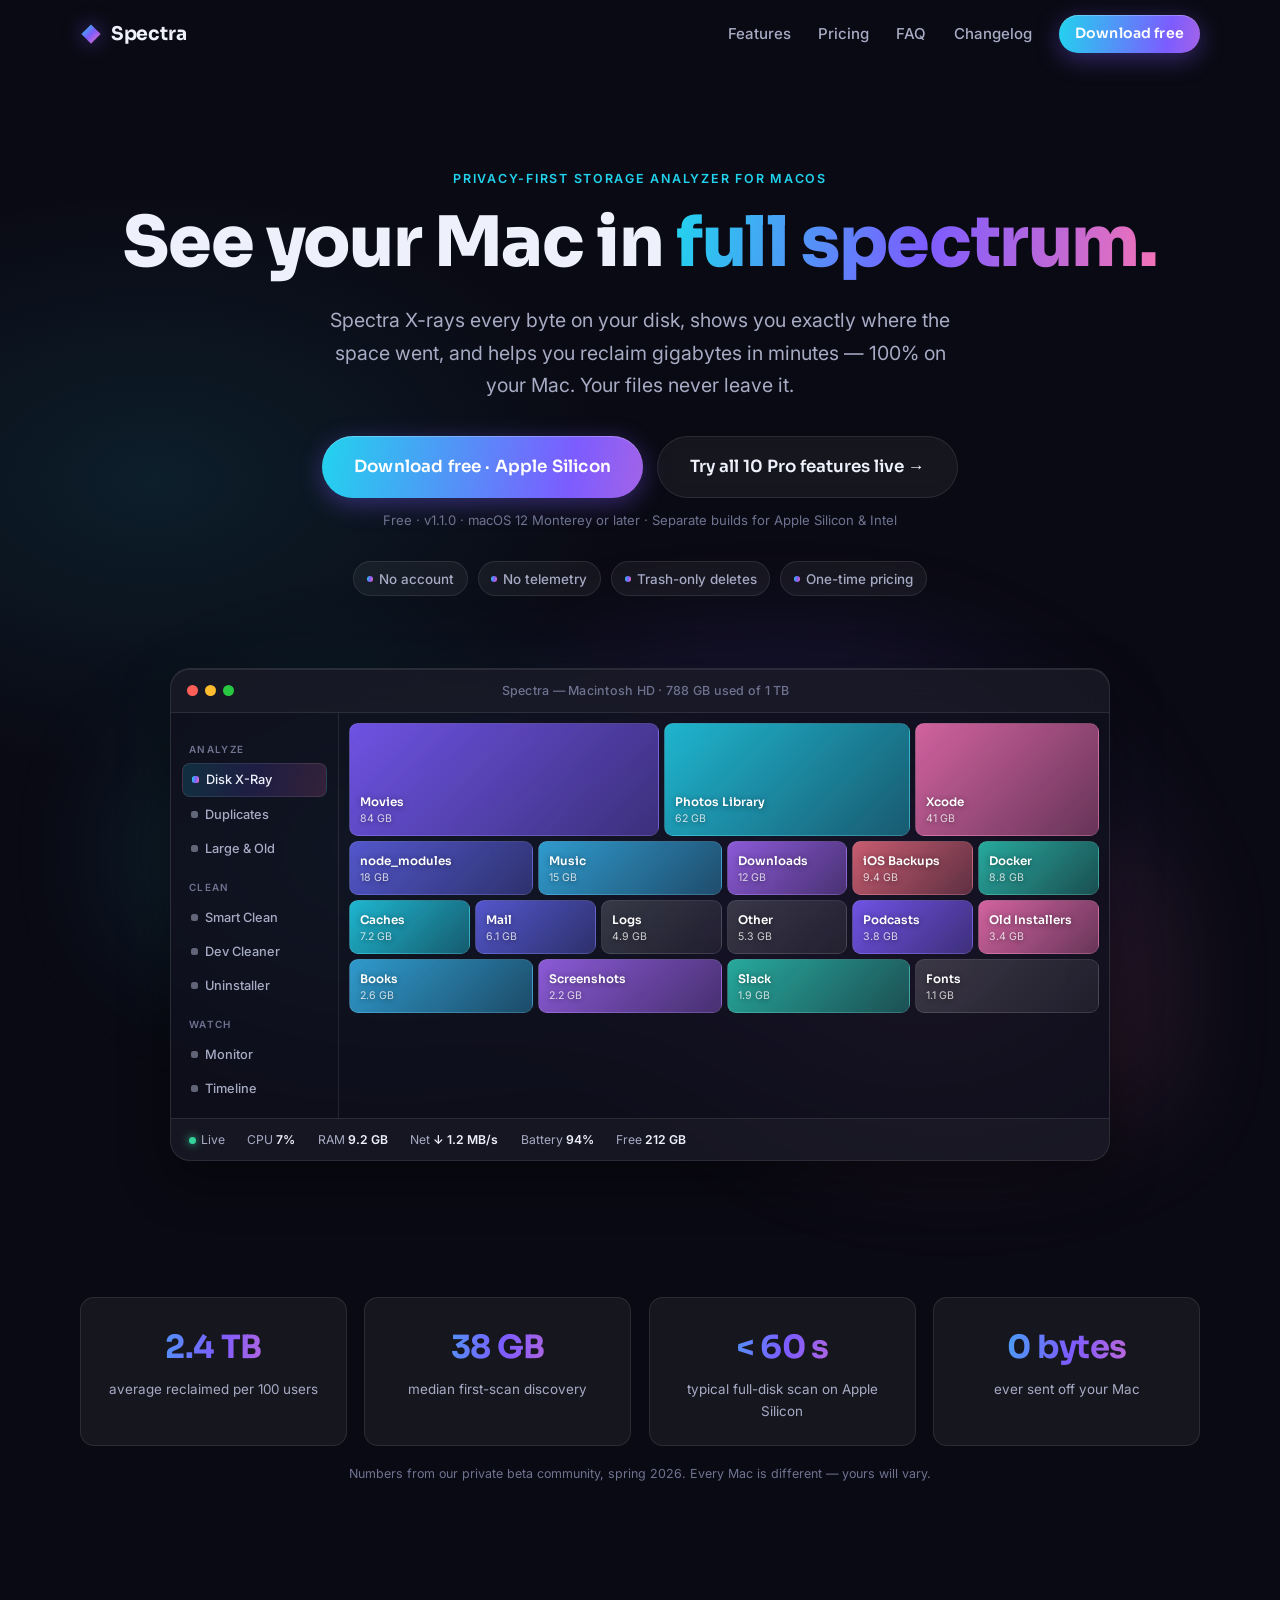
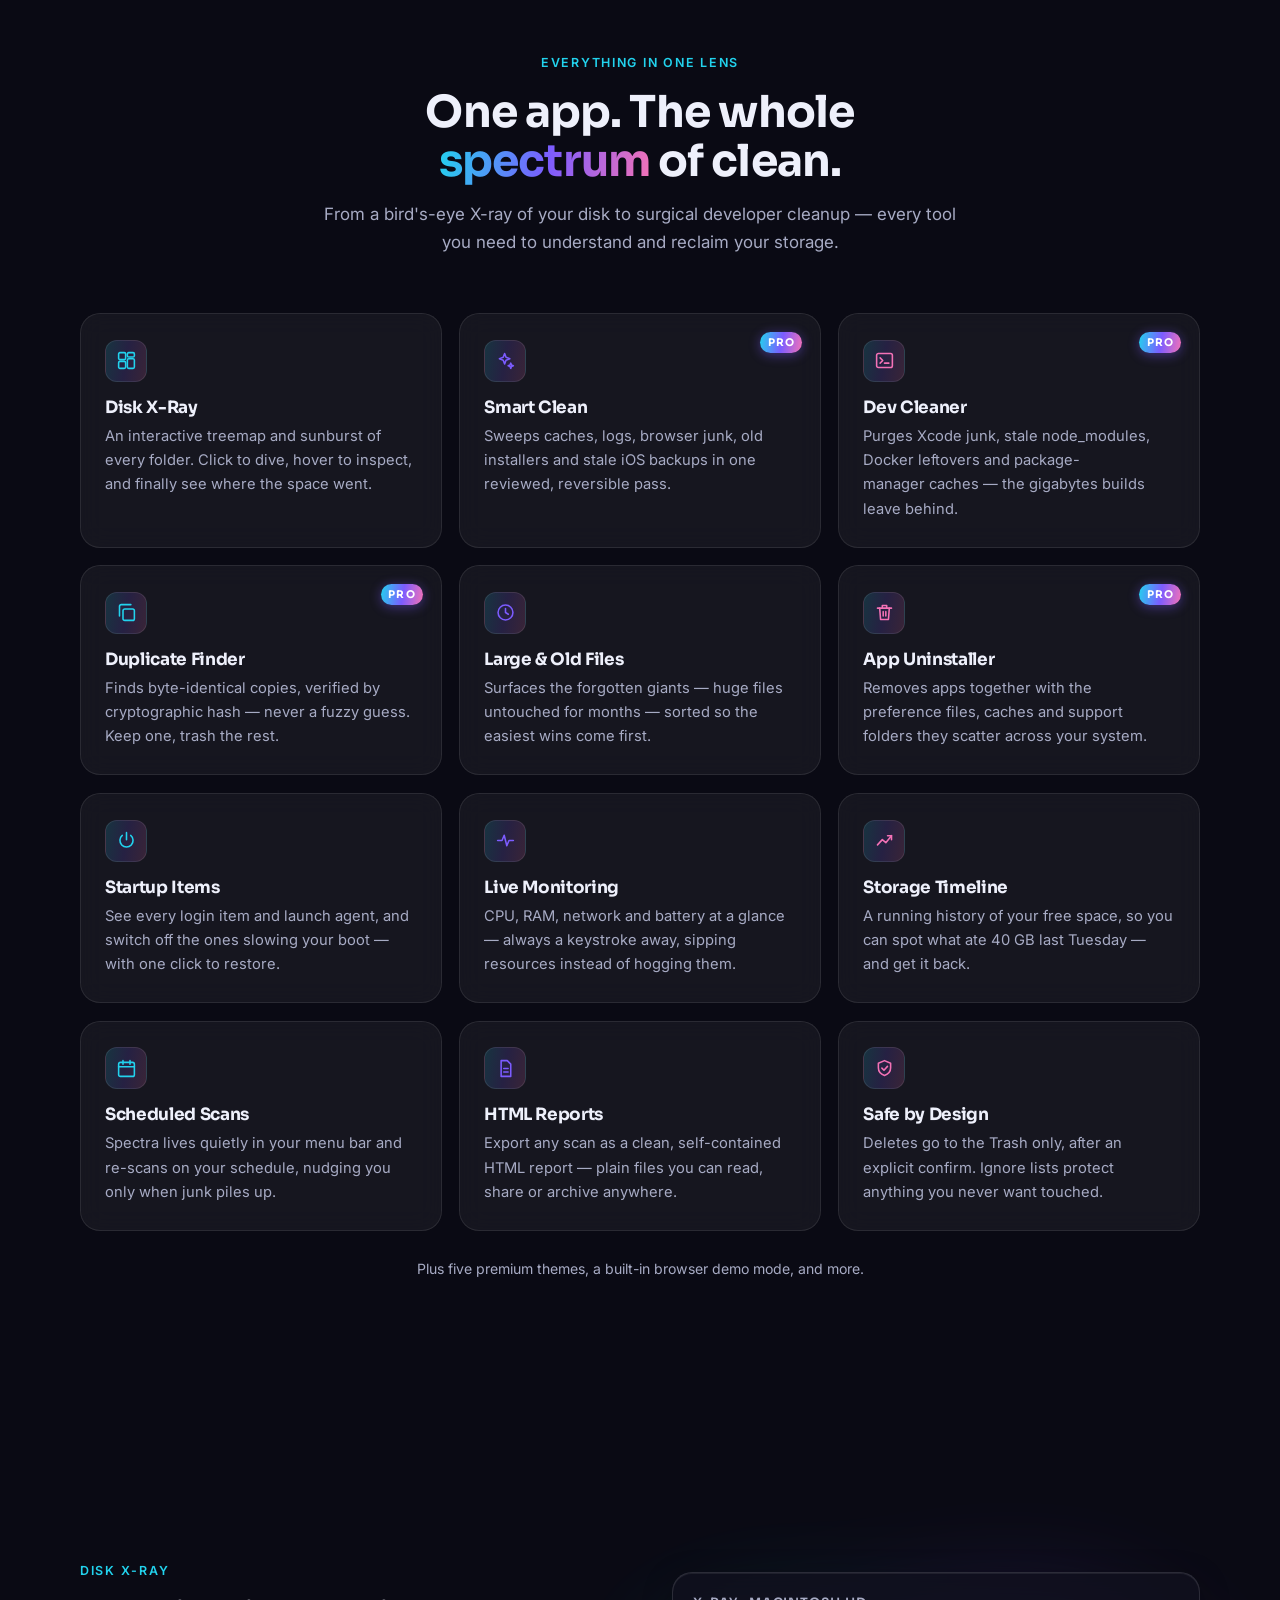
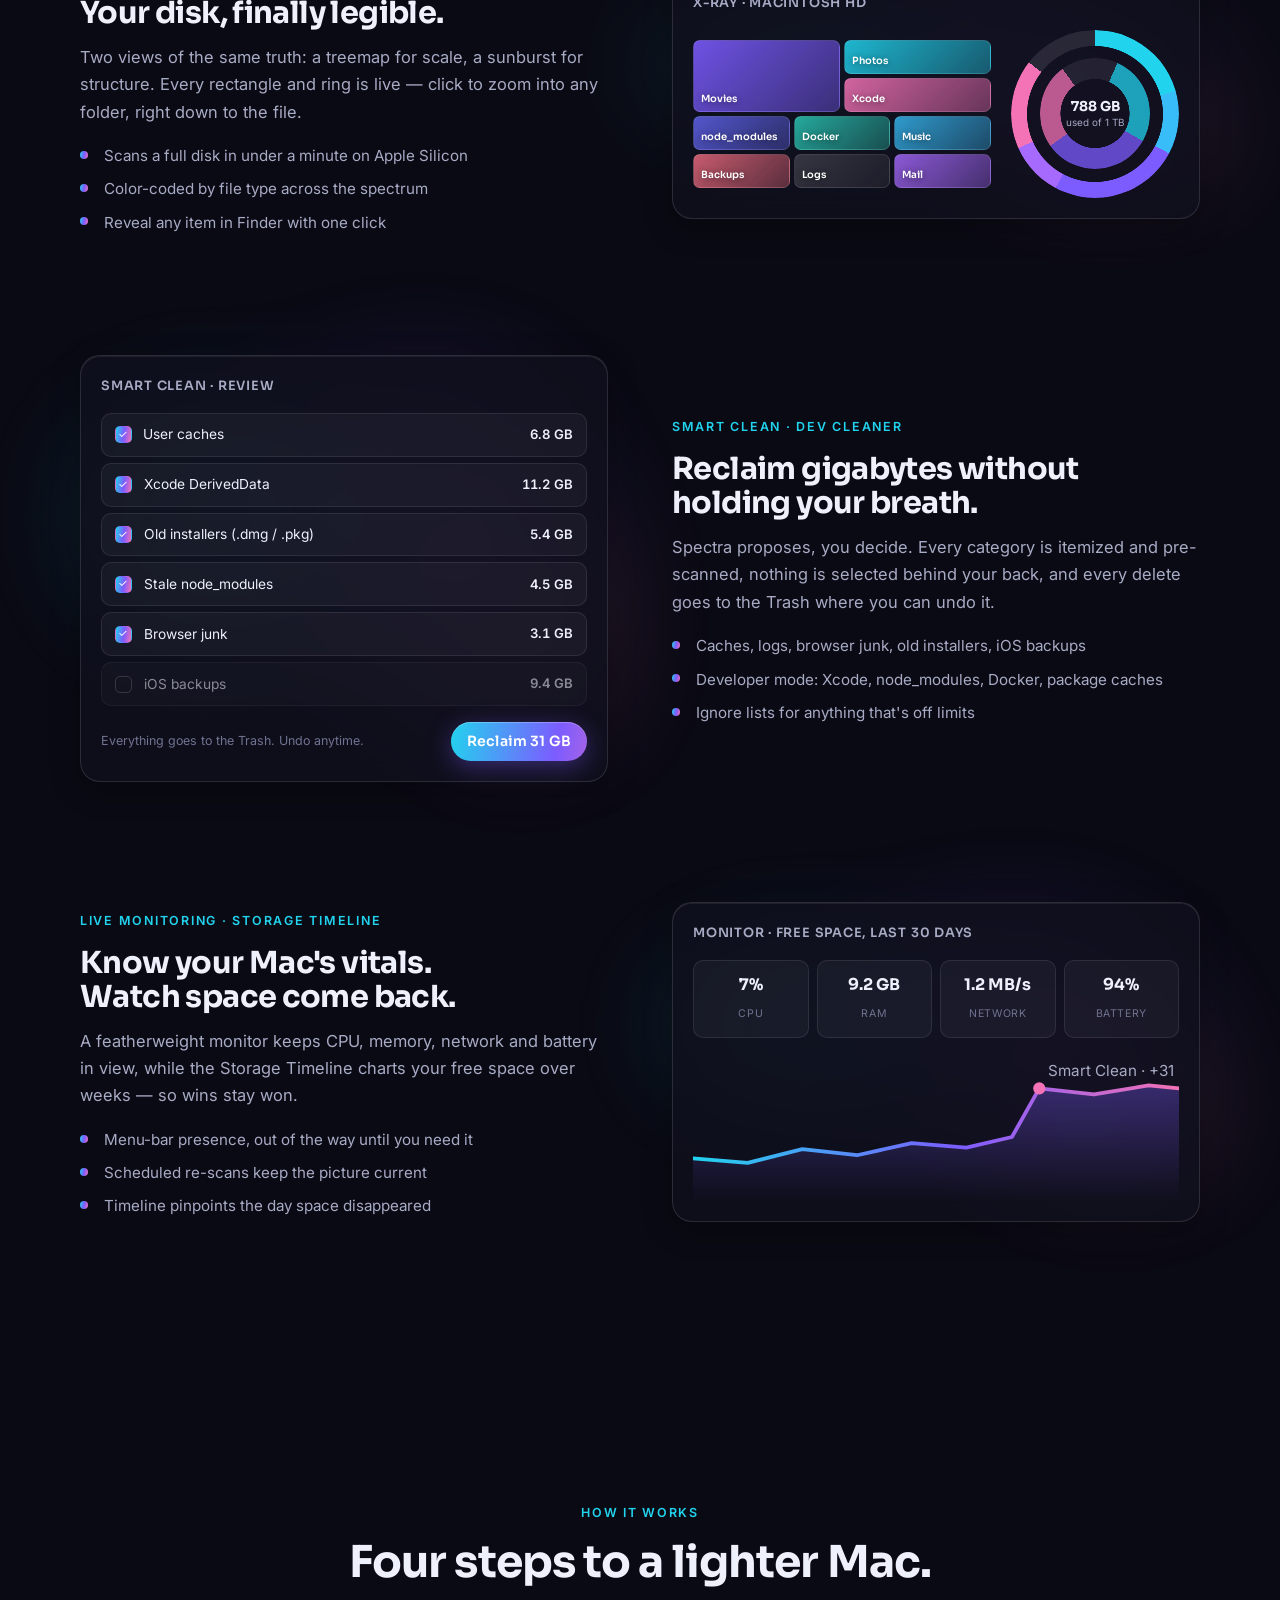
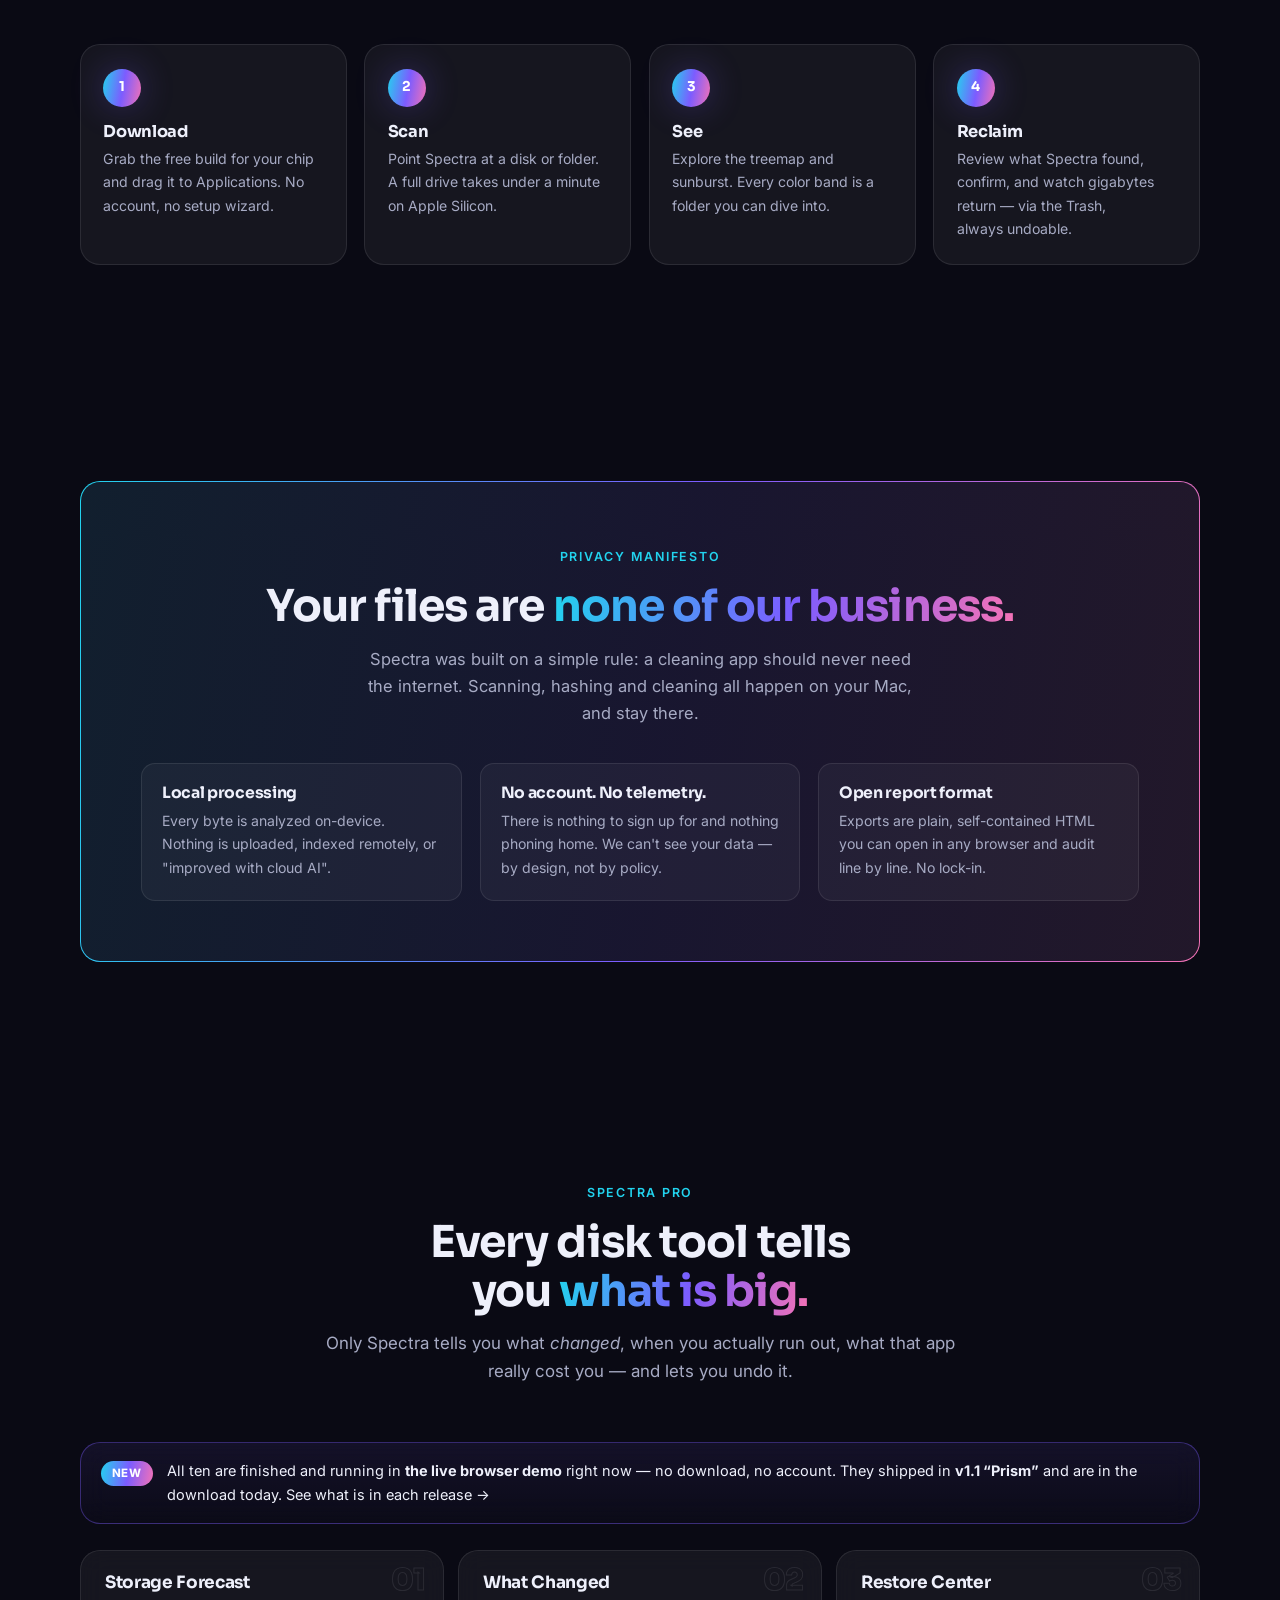
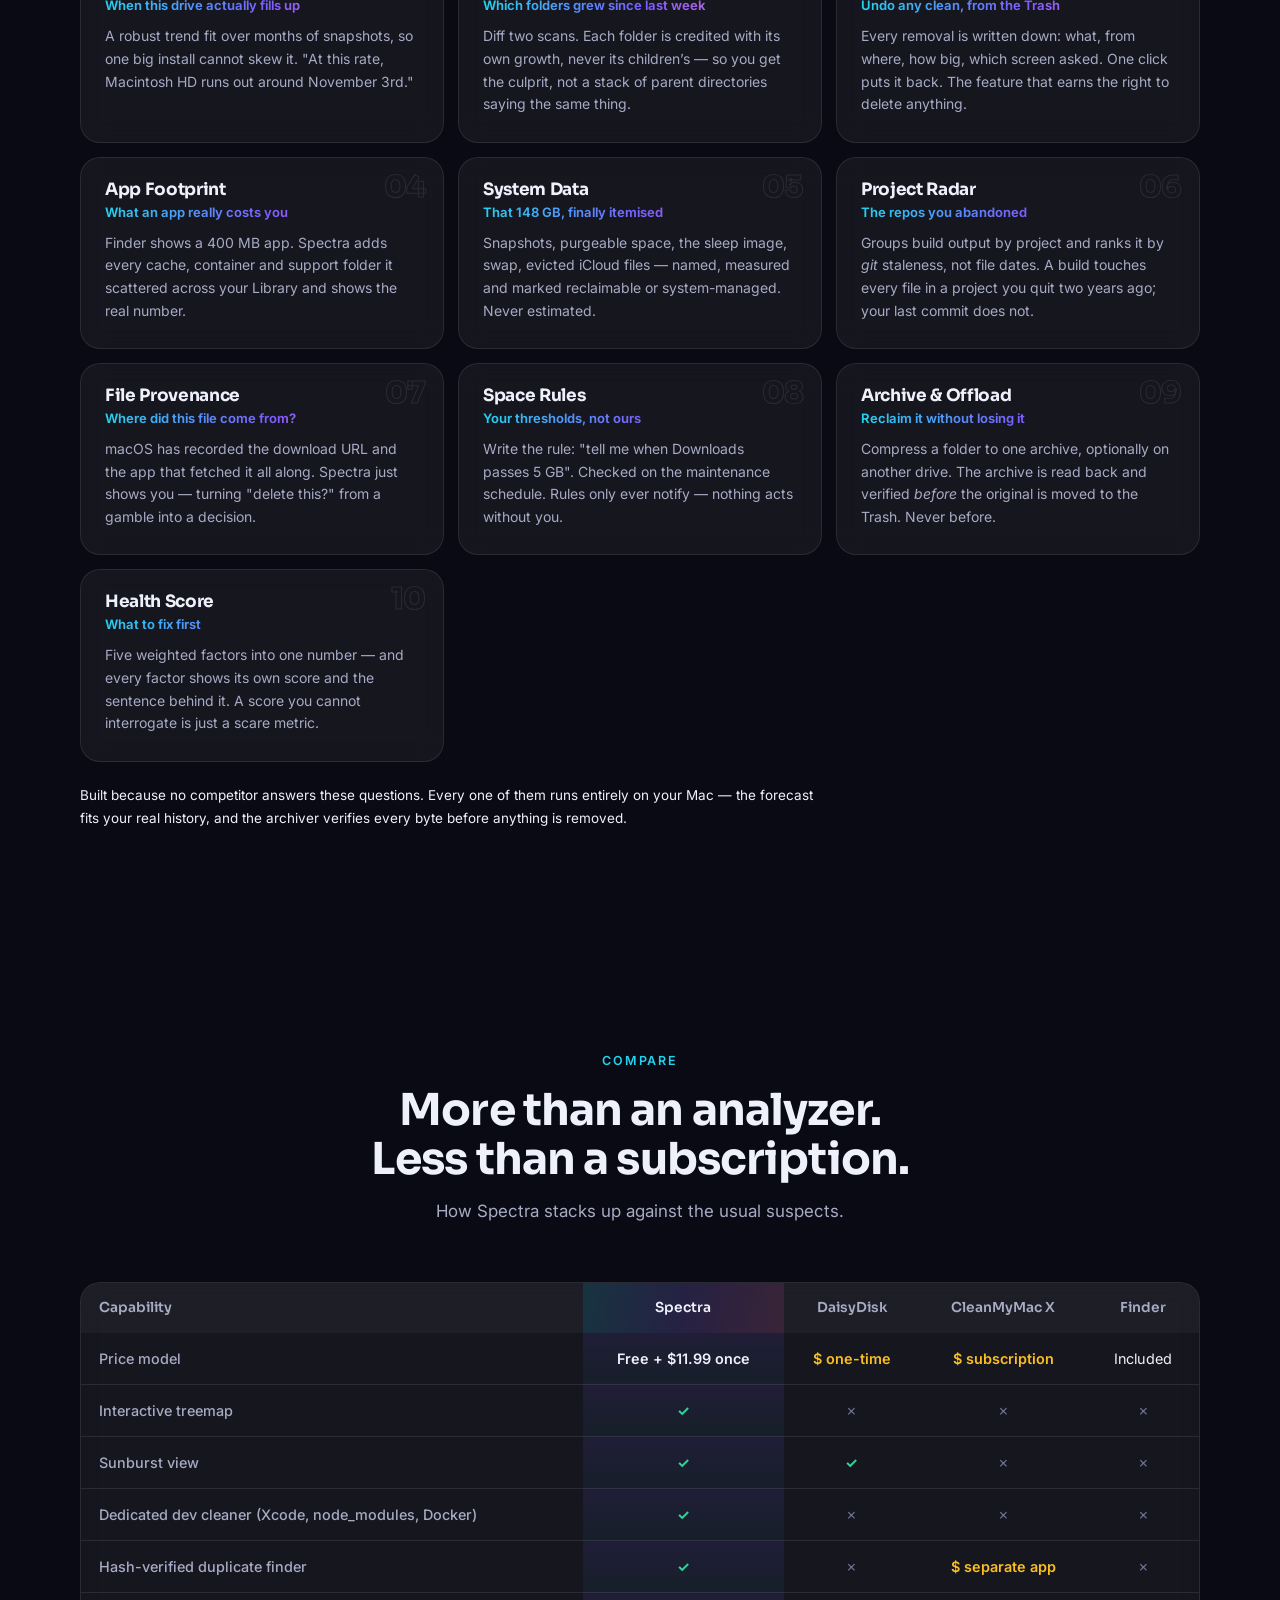
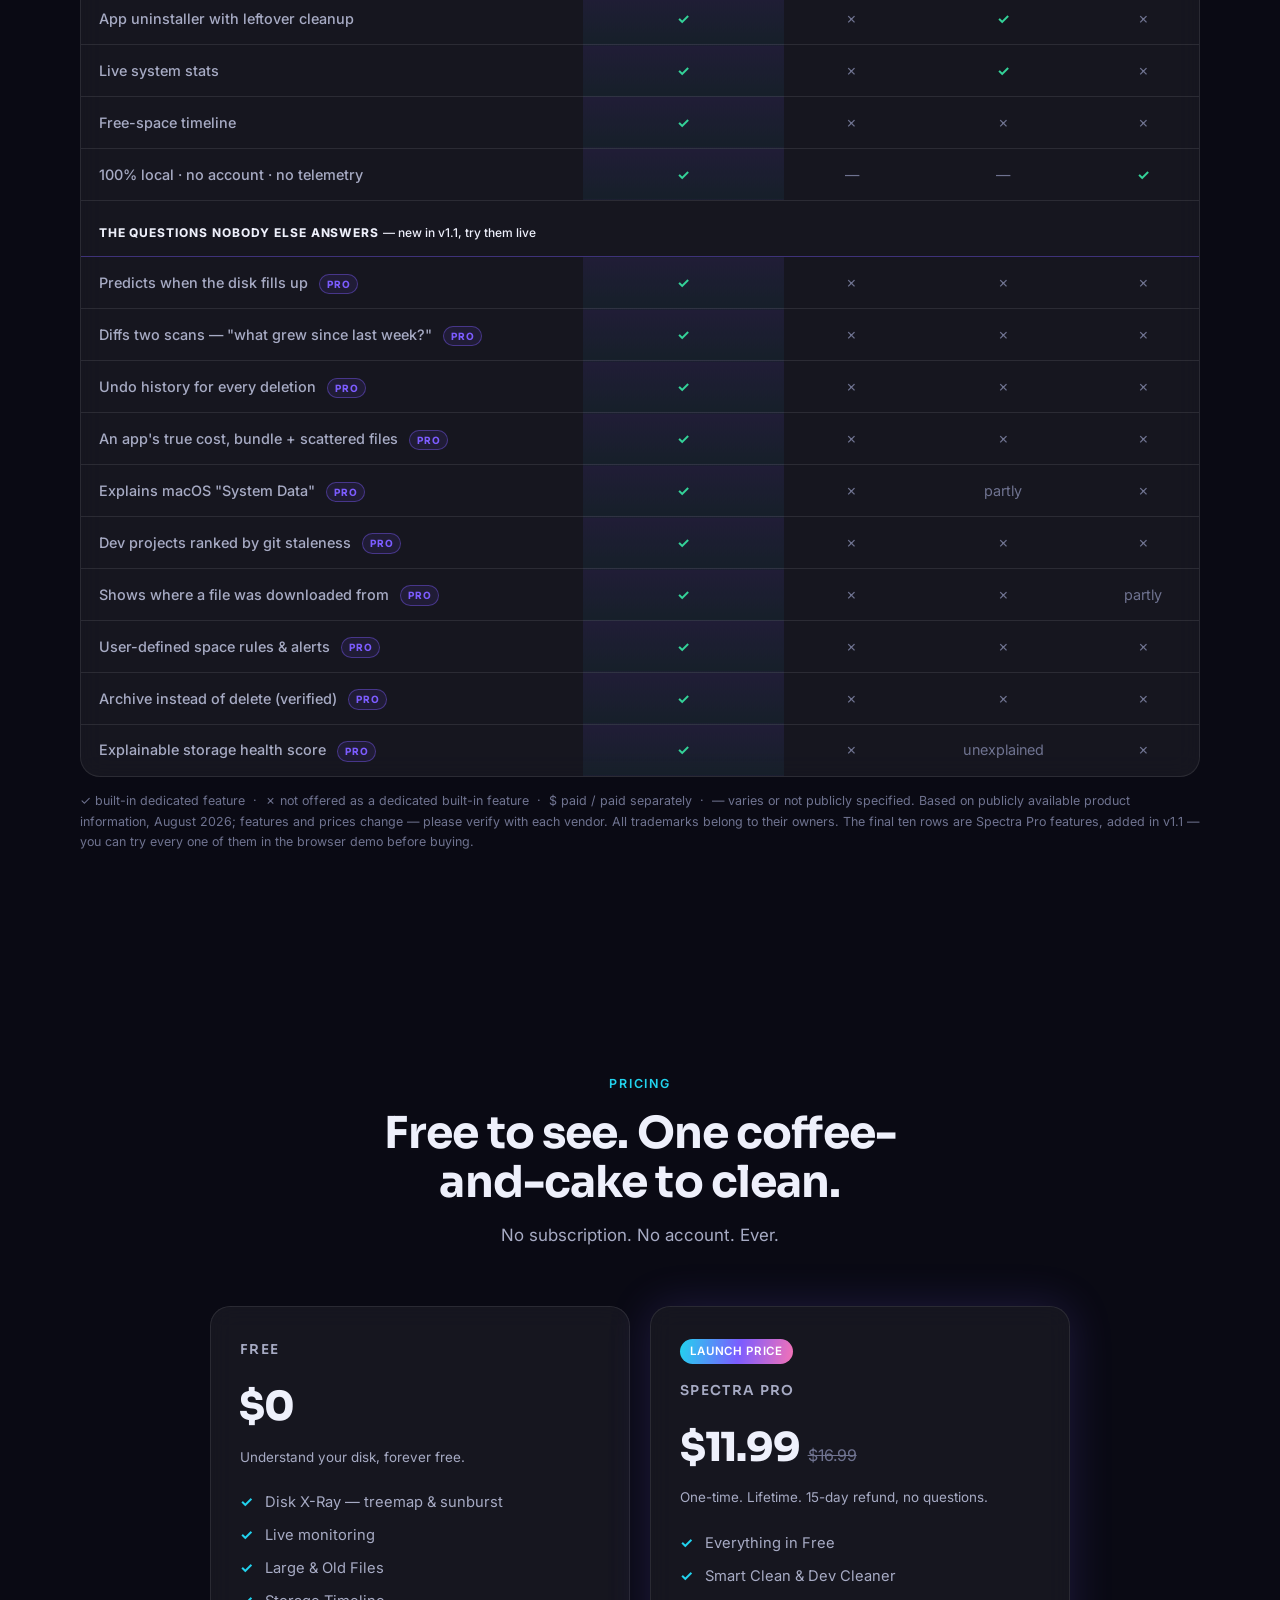
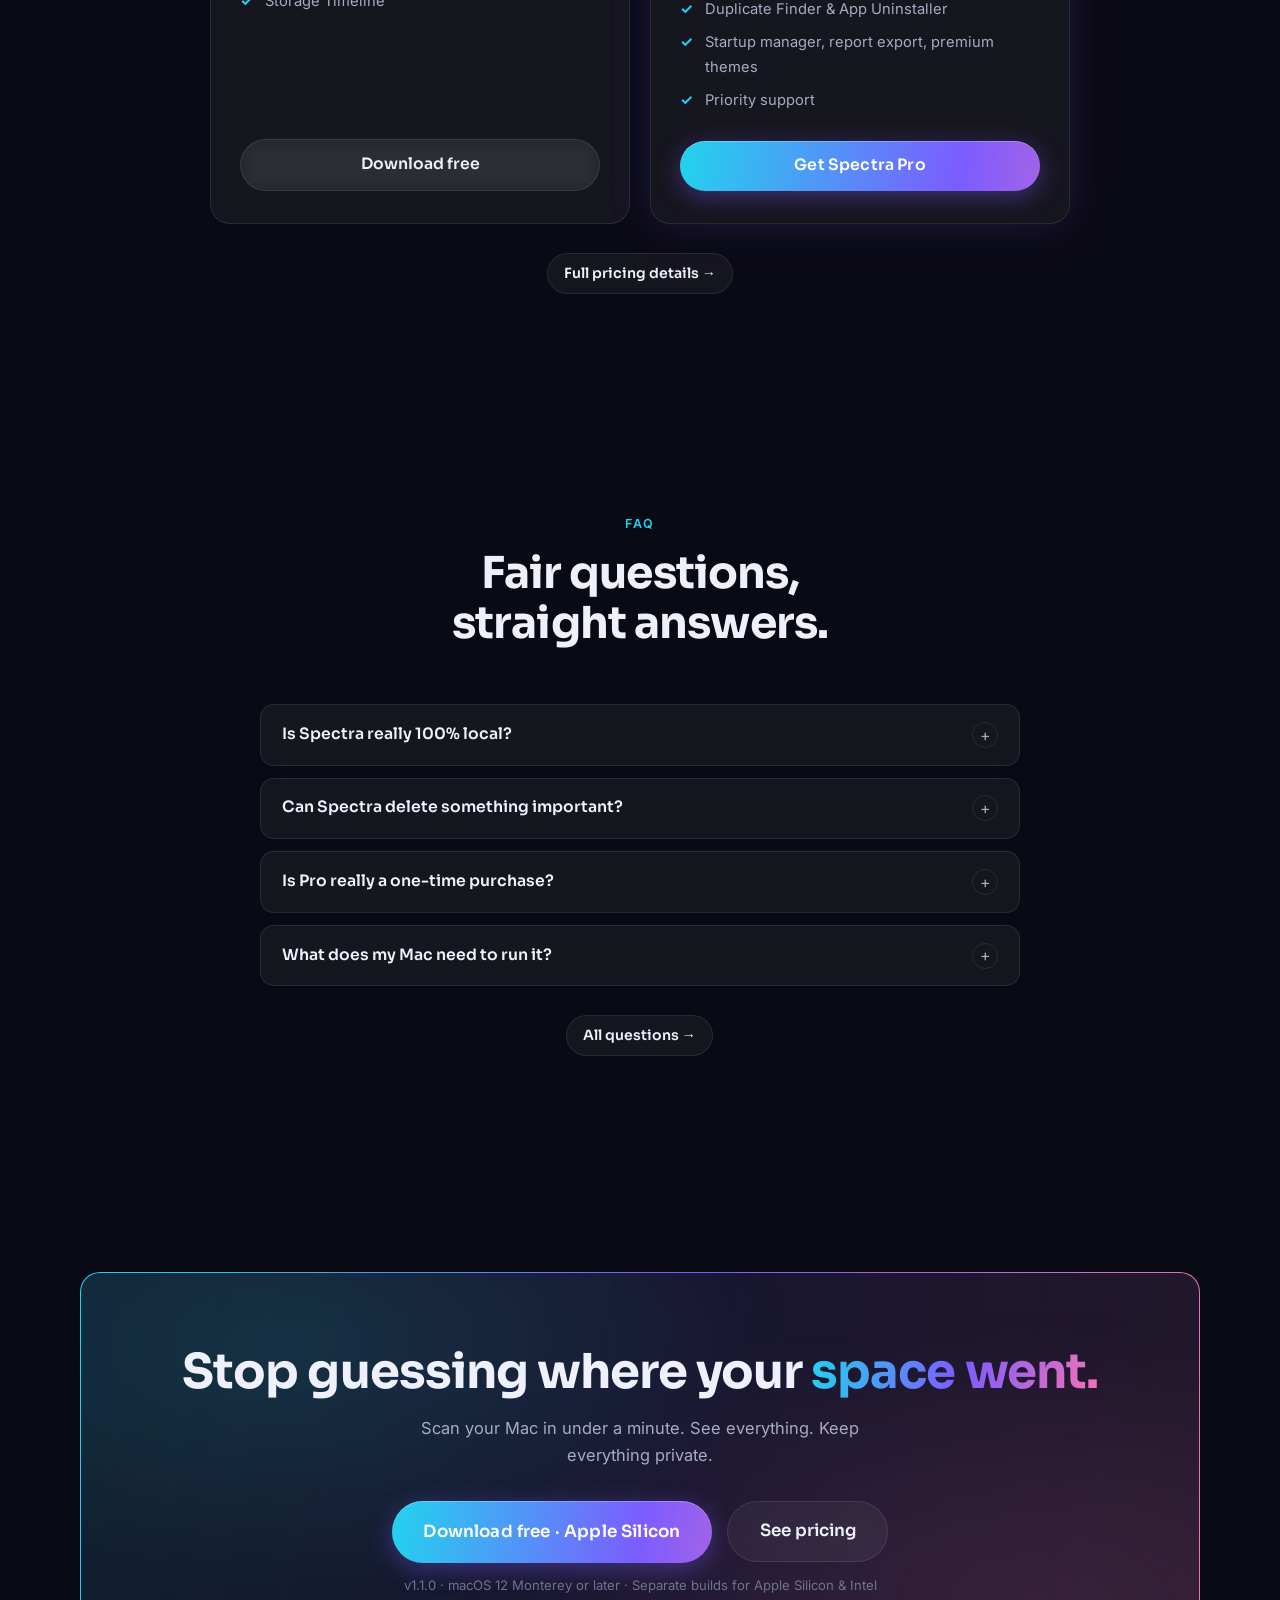
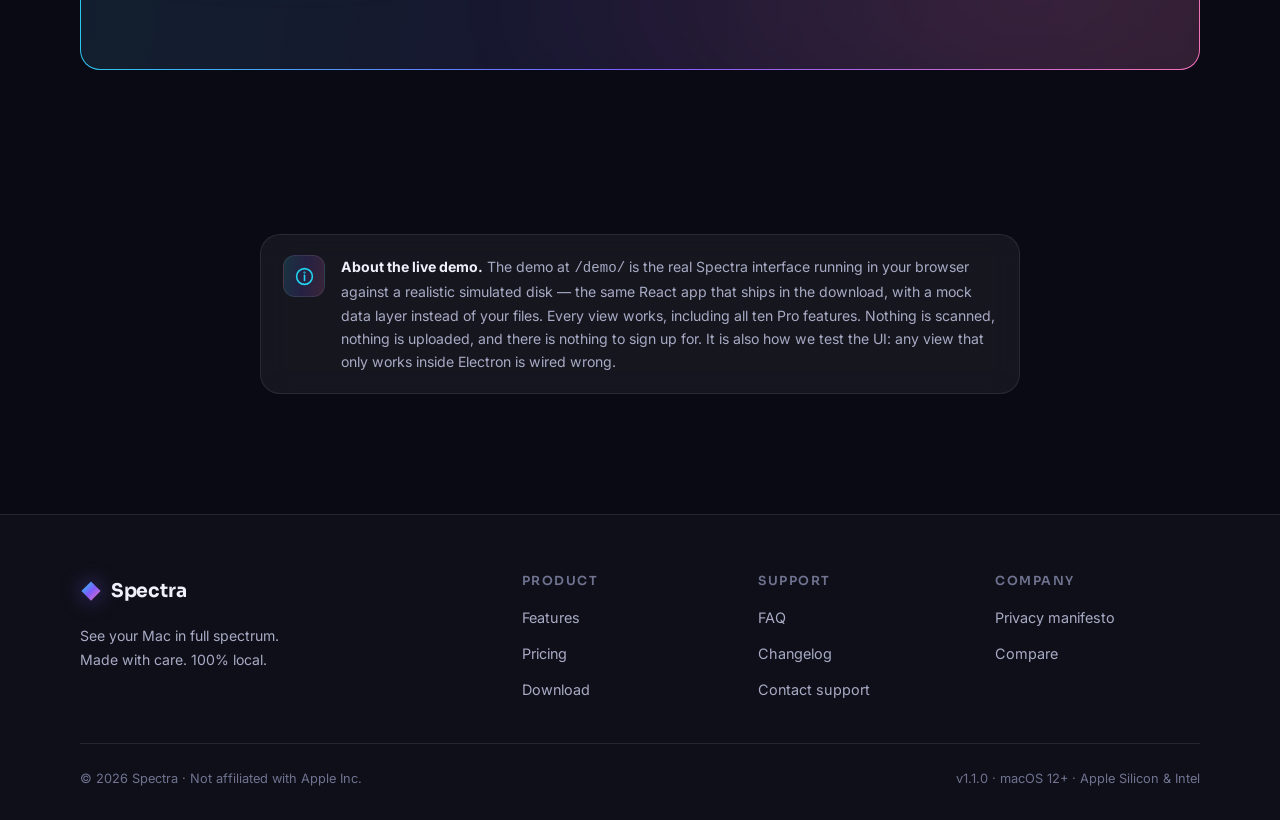
<file: index.html>
<!DOCTYPE html>
<html lang="en">
<head>
  <meta charset="UTF-8">
  <meta name="viewport" content="width=device-width, initial-scale=1.0">
  <title>Spectra — See your Mac in full spectrum | Free Mac Storage Analyzer</title>
  <meta name="description" content="Spectra is a privacy-first storage analyzer &amp; cleaner for macOS. X-ray your disk with interactive treemaps and sunbursts, then reclaim gigabytes with Smart Clean, Dev Cleaner and Duplicate Finder — 100% local, no account, one-time pricing.">
  <meta name="theme-color" content="#0a0a14">

  <!-- Open Graph -->
  <meta property="og:type" content="website">
  <meta property="og:site_name" content="Spectra">
  <meta property="og:title" content="Spectra — See your Mac in full spectrum">
  <meta property="og:description" content="Privacy-first Mac storage analyzer &amp; cleaner. Interactive disk X-ray, Smart Clean, Dev Cleaner, duplicates and more — 100% local, no account, one-time US$11.99.">
  <meta name="twitter:card" content="summary">
  <meta name="twitter:title" content="Spectra — See your Mac in full spectrum">
  <meta name="twitter:description" content="Privacy-first Mac storage analyzer &amp; cleaner. 100% local, no account, one-time pricing.">

  <!-- Favicon: spectrum diamond -->
  <link rel="icon" href="data:image/svg+xml,%3Csvg%20xmlns='http://www.w3.org/2000/svg'%20viewBox='0%200%2064%2064'%3E%3Cdefs%3E%3ClinearGradient%20id='g'%20x1='0'%20y1='0'%20x2='1'%20y2='1'%3E%3Cstop%20offset='0'%20stop-color='%2322d3ee'/%3E%3Cstop%20offset='.5'%20stop-color='%237c5cff'/%3E%3Cstop%20offset='1'%20stop-color='%23f472b6'/%3E%3C/linearGradient%3E%3C/defs%3E%3Cpath%20d='M32%204%2060%2032%2032%2060%204%2032Z'%20fill='url(%23g)'/%3E%3C/svg%3E">

  <!-- Fonts -->
  <link rel="preconnect" href="https://fonts.googleapis.com">
  <link rel="preconnect" href="https://fonts.gstatic.com" crossorigin>
  <link href="https://fonts.googleapis.com/css2?family=Inter:wght@400;500;600&family=Sora:wght@600;700;800&display=swap" rel="stylesheet">

  <link rel="stylesheet" href="assets/site.css">
  <script src="assets/site.js" defer></script>
</head>
<body>
  <a class="skip-link" href="#main">Skip to content</a>

  <!-- ================= NAV (shared chrome) ================= -->
  <header class="site-nav">
    <div class="container nav-inner">
      <a class="logo" href="index.html" aria-label="Spectra home">
        <svg class="logo-mark" viewBox="0 0 64 64" aria-hidden="true">
          <defs>
            <linearGradient id="logo-grad" x1="0" y1="0" x2="1" y2="1">
              <stop offset="0" stop-color="#22d3ee"/>
              <stop offset=".5" stop-color="#7c5cff"/>
              <stop offset="1" stop-color="#f472b6"/>
            </linearGradient>
          </defs>
          <path d="M32 4 60 32 32 60 4 32Z" fill="url(#logo-grad)"/>
        </svg>
        Spectra
      </a>
      <button class="nav-toggle" aria-label="Toggle menu" aria-expanded="false">
        <span></span><span></span><span></span>
      </button>
      <nav class="nav-links" aria-label="Primary">
        <a href="index.html#features">Features</a>
        <a href="pricing.html">Pricing</a>
        <a href="faq.html">FAQ</a>
        <a href="changelog.html">Changelog</a>
        <a class="btn btn-sm" href="download.html">Download free</a>
      </nav>
    </div>
  </header>

  <main id="main">

    <!-- ================= 1. HERO ================= -->
    <section class="hero">
      <div class="container">
        <span class="eyebrow">Privacy-first storage analyzer for macOS</span>
        <h1>See your Mac in <span class="grad-text">full&nbsp;spectrum.</span></h1>
        <p class="hero-sub">Spectra X-rays every byte on your disk, shows you exactly where the space went, and helps you reclaim gigabytes in minutes — 100% on your Mac. Your files never leave it.</p>

        <div class="hero-ctas">
          <a class="btn btn-lg js-download" href="https://github.com/prashant1998gupta/spectra/releases/download/v1.1.0/Spectra-1.1.0-arm64.dmg" data-live>Download free · Apple Silicon</a>
          <a class="btn-ghost btn-lg" href="demo/">Try all 10 Pro features live →</a>
        </div>
        <span class="btn-note">Free · v1.1.0 · macOS 12 Monterey or later · Separate builds for Apple Silicon &amp; Intel</span>

        <ul class="chips" aria-label="Trust points">
          <li class="chip">No account</li>
          <li class="chip">No telemetry</li>
          <li class="chip">Trash-only deletes</li>
          <li class="chip">One-time pricing</li>
        </ul>

        <!-- Hero visual: app-window mockup -->
        <div class="hero-visual" aria-hidden="true">
          <div class="aurora"></div>
          <div class="window">
            <div class="win-bar">
              <div class="win-dots"><i></i><i></i><i></i></div>
              <div class="win-title">Spectra — Macintosh HD · 788 GB used of 1 TB</div>
            </div>
            <div class="win-body">
              <div class="win-side">
                <span class="side-label">Analyze</span>
                <span class="side-item is-active">Disk X-Ray</span>
                <span class="side-item">Duplicates</span>
                <span class="side-item">Large &amp; Old</span>
                <span class="side-label">Clean</span>
                <span class="side-item">Smart Clean</span>
                <span class="side-item">Dev Cleaner</span>
                <span class="side-item">Uninstaller</span>
                <span class="side-label">Watch</span>
                <span class="side-item">Monitor</span>
                <span class="side-item">Timeline</span>
              </div>
              <div class="treemap">
                <div class="tile t-violet c5 r2"><b>Movies</b><span>84 GB</span></div>
                <div class="tile t-cyan c4 r2"><b>Photos Library</b><span>62 GB</span></div>
                <div class="tile t-magenta c3 r2"><b>Xcode</b><span>41 GB</span></div>
                <div class="tile t-indigo c3"><b>node_modules</b><span>18 GB</span></div>
                <div class="tile t-sky c3"><b>Music</b><span>15 GB</span></div>
                <div class="tile t-purple c2"><b>Downloads</b><span>12 GB</span></div>
                <div class="tile t-pink c2"><b>iOS Backups</b><span>9.4 GB</span></div>
                <div class="tile t-teal c2"><b>Docker</b><span>8.8 GB</span></div>
                <div class="tile t-cyan c2"><b>Caches</b><span>7.2 GB</span></div>
                <div class="tile t-indigo c2"><b>Mail</b><span>6.1 GB</span></div>
                <div class="tile t-dim c2"><b>Logs</b><span>4.9 GB</span></div>
                <div class="tile t-dim c2"><b>Other</b><span>5.3 GB</span></div>
                <div class="tile t-violet c2"><b>Podcasts</b><span>3.8 GB</span></div>
                <div class="tile t-magenta c2"><b>Old Installers</b><span>3.4 GB</span></div>
                <div class="tile t-sky c3"><b>Books</b><span>2.6 GB</span></div>
                <div class="tile t-purple c3"><b>Screenshots</b><span>2.2 GB</span></div>
                <div class="tile t-teal c3"><b>Slack</b><span>1.9 GB</span></div>
                <div class="tile t-dim c3"><b>Fonts</b><span>1.1 GB</span></div>
              </div>
            </div>
            <div class="statbar">
              <span><i class="dot-live"></i>Live</span>
              <span>CPU <b>7%</b></span>
              <span>RAM <b>9.2 GB</b></span>
              <span>Net <b>↓ 1.2 MB/s</b></span>
              <span>Battery <b>94%</b></span>
              <span>Free <b>212 GB</b></span>
            </div>
          </div>
        </div>
      </div>
    </section>

    <!-- ================= 2. METRICS STRIP ================= -->
    <section class="section--tight">
      <div class="container">
        <div class="metrics reveal">
          <div class="metric"><b>2.4 TB</b><span>average reclaimed per 100 users</span></div>
          <div class="metric"><b>38 GB</b><span>median first-scan discovery</span></div>
          <div class="metric"><b>&lt; 60 s</b><span>typical full-disk scan on Apple Silicon</span></div>
          <div class="metric"><b>0 bytes</b><span>ever sent off your Mac</span></div>
        </div>
        <p class="metrics-note">Numbers from our private beta community, spring 2026. Every Mac is different — yours will vary.</p>
      </div>
    </section>

    <!-- ================= 3. FEATURES ================= -->
    <section class="section" id="features">
      <div class="container">
        <div class="section-head section-head--center">
          <span class="eyebrow">Everything in one lens</span>
          <h2>One app. The whole <span class="grad-text">spectrum</span> of clean.</h2>
          <p>From a bird's-eye X-ray of your disk to surgical developer cleanup — every tool you need to understand and reclaim your storage.</p>
        </div>

        <div class="features-grid">
          <div class="card reveal">
            <span class="card-icon"><svg viewBox="0 0 24 24" fill="none" stroke="currentColor" stroke-width="1.8" stroke-linecap="round" stroke-linejoin="round"><rect x="3" y="3" width="8" height="8" rx="1.5"/><rect x="13" y="3" width="8" height="5" rx="1.5"/><rect x="13" y="10" width="8" height="11" rx="1.5"/><rect x="3" y="13" width="8" height="8" rx="1.5"/></svg></span>
            <h3>Disk X-Ray</h3>
            <p>An interactive treemap and sunburst of every folder. Click to dive, hover to inspect, and finally see where the space went.</p>
          </div>

          <div class="card reveal">
            <span class="badge-pro">Pro</span>
            <span class="card-icon"><svg viewBox="0 0 24 24" fill="none" stroke="currentColor" stroke-width="1.8" stroke-linecap="round" stroke-linejoin="round"><path d="M11 4l1.6 4.4L17 10l-4.4 1.6L11 16l-1.6-4.4L5 10l4.4-1.6z"/><path d="M18 15l.8 2.2L21 18l-2.2.8L18 21l-.8-2.2L15 18l2.2-.8z"/></svg></span>
            <h3>Smart Clean</h3>
            <p>Sweeps caches, logs, browser junk, old installers and stale iOS backups in one reviewed, reversible pass.</p>
          </div>

          <div class="card reveal">
            <span class="badge-pro">Pro</span>
            <span class="card-icon"><svg viewBox="0 0 24 24" fill="none" stroke="currentColor" stroke-width="1.8" stroke-linecap="round" stroke-linejoin="round"><rect x="3" y="4" width="18" height="16" rx="2"/><polyline points="7 9 10 12 7 15"/><line x1="12" y1="15" x2="17" y2="15"/></svg></span>
            <h3>Dev Cleaner</h3>
            <p>Purges Xcode junk, stale node_modules, Docker leftovers and package-manager caches — the gigabytes builds leave behind.</p>
          </div>

          <div class="card reveal">
            <span class="badge-pro">Pro</span>
            <span class="card-icon"><svg viewBox="0 0 24 24" fill="none" stroke="currentColor" stroke-width="1.8" stroke-linecap="round" stroke-linejoin="round"><rect x="8" y="8" width="13" height="13" rx="2"/><path d="M4 16V5a2 2 0 0 1 2-2h11"/></svg></span>
            <h3>Duplicate Finder</h3>
            <p>Finds byte-identical copies, verified by cryptographic hash — never a fuzzy guess. Keep one, trash the rest.</p>
          </div>

          <div class="card reveal">
            <span class="card-icon"><svg viewBox="0 0 24 24" fill="none" stroke="currentColor" stroke-width="1.8" stroke-linecap="round" stroke-linejoin="round"><circle cx="12" cy="12" r="8.5"/><polyline points="12 7.5 12 12 15.2 14"/></svg></span>
            <h3>Large &amp; Old Files</h3>
            <p>Surfaces the forgotten giants — huge files untouched for months — sorted so the easiest wins come first.</p>
          </div>

          <div class="card reveal">
            <span class="badge-pro">Pro</span>
            <span class="card-icon"><svg viewBox="0 0 24 24" fill="none" stroke="currentColor" stroke-width="1.8" stroke-linecap="round" stroke-linejoin="round"><polyline points="4 7 20 7"/><path d="M6.5 7l1 13h9l1-13"/><path d="M9.5 7V4h5v3"/><line x1="10.5" y1="11" x2="10.5" y2="16"/><line x1="13.5" y1="11" x2="13.5" y2="16"/></svg></span>
            <h3>App Uninstaller</h3>
            <p>Removes apps together with the preference files, caches and support folders they scatter across your system.</p>
          </div>

          <div class="card reveal">
            <span class="card-icon"><svg viewBox="0 0 24 24" fill="none" stroke="currentColor" stroke-width="1.8" stroke-linecap="round" stroke-linejoin="round"><path d="M12 3v8"/><path d="M7.2 6.2a7.5 7.5 0 1 0 9.6 0"/></svg></span>
            <h3>Startup Items</h3>
            <p>See every login item and launch agent, and switch off the ones slowing your boot — with one click to restore.</p>
          </div>

          <div class="card reveal">
            <span class="card-icon"><svg viewBox="0 0 24 24" fill="none" stroke="currentColor" stroke-width="1.8" stroke-linecap="round" stroke-linejoin="round"><polyline points="3 12 8 12 10.5 6 13.5 18 16 12 21 12"/></svg></span>
            <h3>Live Monitoring</h3>
            <p>CPU, RAM, network and battery at a glance — always a keystroke away, sipping resources instead of hogging them.</p>
          </div>

          <div class="card reveal">
            <span class="card-icon"><svg viewBox="0 0 24 24" fill="none" stroke="currentColor" stroke-width="1.8" stroke-linecap="round" stroke-linejoin="round"><polyline points="4 17 9.5 11 13.5 14.5 20 6.5"/><polyline points="20 11 20 6.5 15.5 6.5"/></svg></span>
            <h3>Storage Timeline</h3>
            <p>A running history of your free space, so you can spot what ate 40 GB last Tuesday — and get it back.</p>
          </div>

          <div class="card reveal">
            <span class="card-icon"><svg viewBox="0 0 24 24" fill="none" stroke="currentColor" stroke-width="1.8" stroke-linecap="round" stroke-linejoin="round"><rect x="3" y="5" width="18" height="16" rx="2"/><line x1="3" y1="10" x2="21" y2="10"/><line x1="8" y1="3" x2="8" y2="7"/><line x1="16" y1="3" x2="16" y2="7"/></svg></span>
            <h3>Scheduled Scans</h3>
            <p>Spectra lives quietly in your menu bar and re-scans on your schedule, nudging you only when junk piles up.</p>
          </div>

          <div class="card reveal">
            <span class="card-icon"><svg viewBox="0 0 24 24" fill="none" stroke="currentColor" stroke-width="1.8" stroke-linecap="round" stroke-linejoin="round"><path d="M7 3h7l4 4v14H7z"/><line x1="10" y1="12" x2="15" y2="12"/><line x1="10" y1="16" x2="15" y2="16"/></svg></span>
            <h3>HTML Reports</h3>
            <p>Export any scan as a clean, self-contained HTML report — plain files you can read, share or archive anywhere.</p>
          </div>

          <div class="card reveal">
            <span class="card-icon"><svg viewBox="0 0 24 24" fill="none" stroke="currentColor" stroke-width="1.8" stroke-linecap="round" stroke-linejoin="round"><path d="M12 3l7 3v5.2c0 4.4-2.9 7.4-7 8.8-4.1-1.4-7-4.4-7-8.8V6z"/><polyline points="9 11.6 11.4 14 15.4 9.6"/></svg></span>
            <h3>Safe by Design</h3>
            <p>Deletes go to the Trash only, after an explicit confirm. Ignore lists protect anything you never want touched.</p>
          </div>
        </div>

        <p class="center small muted" style="margin-top:1.6rem">Plus five premium themes, a built-in browser demo mode, and more.</p>
      </div>
    </section>

    <!-- ================= 4. DEEP-DIVE ROWS ================= -->
    <section class="section" id="deep-dive">
      <div class="container">

        <!-- (a) Disk X-Ray -->
        <div class="row">
          <div class="row-copy reveal">
            <span class="eyebrow">Disk X-Ray</span>
            <h3>Your disk, finally legible.</h3>
            <p>Two views of the same truth: a treemap for scale, a sunburst for structure. Every rectangle and ring is live — click to zoom into any folder, right down to the file.</p>
            <ul>
              <li>Scans a full disk in under a minute on Apple Silicon</li>
              <li>Color-coded by file type across the spectrum</li>
              <li>Reveal any item in Finder with one click</li>
            </ul>
          </div>
          <div class="row-visual reveal" aria-hidden="true">
            <div class="aurora"></div>
            <div class="mock">
              <div class="mock-title">X-Ray · Macintosh HD</div>
              <div class="xray-mock">
                <div class="mini-treemap">
                  <div class="tile t-violet mc3 mr2"><b>Movies</b></div>
                  <div class="tile t-cyan mc3"><b>Photos</b></div>
                  <div class="tile t-magenta mc3"><b>Xcode</b></div>
                  <div class="tile t-indigo mc2"><b>node_modules</b></div>
                  <div class="tile t-teal mc2"><b>Docker</b></div>
                  <div class="tile t-sky mc2"><b>Music</b></div>
                  <div class="tile t-pink mc2"><b>Backups</b></div>
                  <div class="tile t-dim mc2"><b>Logs</b></div>
                  <div class="tile t-purple mc2"><b>Mail</b></div>
                </div>
                <div class="sunburst">
                  <div class="sun-ring"></div>
                  <div class="sun-core"></div>
                  <div class="sun-label"><b>788 GB</b>used of 1 TB</div>
                </div>
              </div>
            </div>
          </div>
        </div>

        <!-- (b) Smart Clean + Dev Cleaner -->
        <div class="row row--flip">
          <div class="row-copy reveal">
            <span class="eyebrow">Smart Clean · Dev Cleaner</span>
            <h3>Reclaim gigabytes without holding your breath.</h3>
            <p>Spectra proposes, you decide. Every category is itemized and pre-scanned, nothing is selected behind your back, and every delete goes to the Trash where you can undo it.</p>
            <ul>
              <li>Caches, logs, browser junk, old installers, iOS backups</li>
              <li>Developer mode: Xcode, node_modules, Docker, package caches</li>
              <li>Ignore lists for anything that's off limits</li>
            </ul>
          </div>
          <div class="row-visual reveal" aria-hidden="true">
            <div class="aurora"></div>
            <div class="mock">
              <div class="mock-title">Smart Clean · Review</div>
              <div class="checklist">
                <div class="check-item is-on"><span class="box">✓</span> User caches <span class="size">6.8 GB</span></div>
                <div class="check-item is-on"><span class="box">✓</span> Xcode DerivedData <span class="size">11.2 GB</span></div>
                <div class="check-item is-on"><span class="box">✓</span> Old installers (.dmg / .pkg) <span class="size">5.4 GB</span></div>
                <div class="check-item is-on"><span class="box">✓</span> Stale node_modules <span class="size">4.5 GB</span></div>
                <div class="check-item is-on"><span class="box">✓</span> Browser junk <span class="size">3.1 GB</span></div>
                <div class="check-item is-off"><span class="box"></span> iOS backups <span class="size">9.4 GB</span></div>
              </div>
              <div class="reclaim-bar">
                <span class="hint">Everything goes to the Trash. Undo anytime.</span>
                <span class="btn btn-sm">Reclaim 31 GB</span>
              </div>
            </div>
          </div>
        </div>

        <!-- (c) Monitoring + timeline -->
        <div class="row">
          <div class="row-copy reveal">
            <span class="eyebrow">Live Monitoring · Storage Timeline</span>
            <h3>Know your Mac's vitals. Watch space come back.</h3>
            <p>A featherweight monitor keeps CPU, memory, network and battery in view, while the Storage Timeline charts your free space over weeks — so wins stay won.</p>
            <ul>
              <li>Menu-bar presence, out of the way until you need it</li>
              <li>Scheduled re-scans keep the picture current</li>
              <li>Timeline pinpoints the day space disappeared</li>
            </ul>
          </div>
          <div class="row-visual reveal" aria-hidden="true">
            <div class="aurora"></div>
            <div class="mock">
              <div class="mock-title">Monitor · Free space, last 30 days</div>
              <div class="monitor-grid">
                <div class="monitor-cell"><b>7%</b><span>CPU</span></div>
                <div class="monitor-cell"><b>9.2 GB</b><span>RAM</span></div>
                <div class="monitor-cell"><b>1.2 MB/s</b><span>Network</span></div>
                <div class="monitor-cell"><b>94%</b><span>Battery</span></div>
              </div>
              <svg class="spark" viewBox="0 0 320 96" role="img" aria-label="Free space rising after a Smart Clean">
                <defs>
                  <linearGradient id="spark-stroke" x1="0" y1="0" x2="1" y2="0">
                    <stop offset="0" stop-color="#22d3ee"/>
                    <stop offset=".55" stop-color="#7c5cff"/>
                    <stop offset="1" stop-color="#f472b6"/>
                  </linearGradient>
                  <linearGradient id="spark-fill" x1="0" y1="0" x2="0" y2="1">
                    <stop offset="0" stop-color="#7c5cff" stop-opacity=".35"/>
                    <stop offset="1" stop-color="#7c5cff" stop-opacity="0"/>
                  </linearGradient>
                </defs>
                <path d="M0 68 L36 71 L72 62 L108 66 L144 58 L180 61 L210 54 L228 22 L264 26 L300 20 L320 22 L320 96 L0 96 Z" fill="url(#spark-fill)"/>
                <path d="M0 68 L36 71 L72 62 L108 66 L144 58 L180 61 L210 54 L228 22 L264 26 L300 20 L320 22" fill="none" stroke="url(#spark-stroke)" stroke-width="2.5" stroke-linecap="round" stroke-linejoin="round"/>
                <circle cx="228" cy="22" r="4" fill="#f472b6"/>
                <text x="234" y="14" fill="#a7abc4" font-size="10" font-family="Inter, sans-serif">Smart Clean · +31 GB</text>
              </svg>
            </div>
          </div>
        </div>

      </div>
    </section>

    <!-- ================= 5. HOW IT WORKS ================= -->
    <section class="section" id="how">
      <div class="container">
        <div class="section-head section-head--center">
          <span class="eyebrow">How it works</span>
          <h2>Four steps to a lighter Mac.</h2>
        </div>
        <div class="steps">
          <div class="step reveal">
            <span class="step-num">1</span>
            <h3>Download</h3>
            <p>Grab the free build for your chip and drag it to Applications. No account, no setup wizard.</p>
          </div>
          <div class="step reveal">
            <span class="step-num">2</span>
            <h3>Scan</h3>
            <p>Point Spectra at a disk or folder. A full drive takes under a minute on Apple Silicon.</p>
          </div>
          <div class="step reveal">
            <span class="step-num">3</span>
            <h3>See</h3>
            <p>Explore the treemap and sunburst. Every color band is a folder you can dive into.</p>
          </div>
          <div class="step reveal">
            <span class="step-num">4</span>
            <h3>Reclaim</h3>
            <p>Review what Spectra found, confirm, and watch gigabytes return — via the Trash, always undoable.</p>
          </div>
        </div>
      </div>
    </section>

    <!-- ================= 6. PRIVACY MANIFESTO ================= -->
    <section class="section" id="privacy">
      <div class="container">
        <div class="manifesto grad-border reveal">
          <span class="eyebrow">Privacy manifesto</span>
          <h2>Your files are <span class="grad-text">none of our business.</span></h2>
          <p>Spectra was built on a simple rule: a cleaning app should never need the internet. Scanning, hashing and cleaning all happen on your Mac, and stay there.</p>
          <div class="manifesto-points">
            <div class="manifesto-point">
              <h3>Local processing</h3>
              <p>Every byte is analyzed on-device. Nothing is uploaded, indexed remotely, or "improved with cloud AI".</p>
            </div>
            <div class="manifesto-point">
              <h3>No account. No telemetry.</h3>
              <p>There is nothing to sign up for and nothing phoning home. We can't see your data — by design, not by policy.</p>
            </div>
            <div class="manifesto-point">
              <h3>Open report format</h3>
              <p>Exports are plain, self-contained HTML you can open in any browser and audit line by line. No lock-in.</p>
            </div>
          </div>
          <p class="manifesto-note" id="analytics-note" hidden>
            One honest exception, on this website only — never in the app: we count page
            views with <a href="https://www.goatcounter.com" rel="noopener">GoatCounter</a>,
            an open-source counter with no cookies and no personal data, so we know which
            pages actually help.
          </p>
        </div>
      </div>
    </section>

    <!-- ================= 7. COMPARISON ================= -->
    <section class="section" id="intelligence">
      <div class="container">
        <div class="section-head section-head--center">
          <span class="eyebrow">Spectra Pro</span>
          <h2>Every disk tool tells you <span class="grad-text">what is big.</span></h2>
          <p>Only Spectra tells you what <i>changed</i>, when you actually run out, what that app really cost you — and lets you undo it.</p>
        </div>

        <div class="intel-banner panel reveal">
          <span class="intel-badge">New</span>
          <p>
            All ten are finished and running in <a href="demo/"><b>the live browser demo</b></a> right now — no download, no account.
            They shipped in <b>v1.1 “Prism”</b> and are in the download today.
            <a href="changelog.html">See what is in each release →</a>
          </p>
        </div>

        <div class="intel-grid">
            <article class="card intel-card reveal">
              <span class="intel-num">01</span>
              <h3>Storage Forecast</h3>
              <p class="intel-tag">When this drive actually fills up</p>
              <p>A robust trend fit over months of snapshots, so one big install cannot skew it. "At this rate, Macintosh HD runs out around November 3rd."</p>
            </article>
            <article class="card intel-card reveal">
              <span class="intel-num">02</span>
              <h3>What Changed</h3>
              <p class="intel-tag">Which folders grew since last week</p>
              <p>Diff two scans. Each folder is credited with its own growth, never its children’s — so you get the culprit, not a stack of parent directories saying the same thing.</p>
            </article>
            <article class="card intel-card reveal">
              <span class="intel-num">03</span>
              <h3>Restore Center</h3>
              <p class="intel-tag">Undo any clean, from the Trash</p>
              <p>Every removal is written down: what, from where, how big, which screen asked. One click puts it back. The feature that earns the right to delete anything.</p>
            </article>
            <article class="card intel-card reveal">
              <span class="intel-num">04</span>
              <h3>App Footprint</h3>
              <p class="intel-tag">What an app really costs you</p>
              <p>Finder shows a 400&nbsp;MB app. Spectra adds every cache, container and support folder it scattered across your Library and shows the real number.</p>
            </article>
            <article class="card intel-card reveal">
              <span class="intel-num">05</span>
              <h3>System Data</h3>
              <p class="intel-tag">That 148&nbsp;GB, finally itemised</p>
              <p>Snapshots, purgeable space, the sleep image, swap, evicted iCloud files — named, measured and marked reclaimable or system-managed. Never estimated.</p>
            </article>
            <article class="card intel-card reveal">
              <span class="intel-num">06</span>
              <h3>Project Radar</h3>
              <p class="intel-tag">The repos you abandoned</p>
              <p>Groups build output by project and ranks it by <i>git</i> staleness, not file dates. A build touches every file in a project you quit two years ago; your last commit does not.</p>
            </article>
            <article class="card intel-card reveal">
              <span class="intel-num">07</span>
              <h3>File Provenance</h3>
              <p class="intel-tag">Where did this file come from?</p>
              <p>macOS has recorded the download URL and the app that fetched it all along. Spectra just shows you — turning "delete this?" from a gamble into a decision.</p>
            </article>
            <article class="card intel-card reveal">
              <span class="intel-num">08</span>
              <h3>Space Rules</h3>
              <p class="intel-tag">Your thresholds, not ours</p>
              <p>Write the rule: "tell me when Downloads passes 5&nbsp;GB". Checked on the maintenance schedule. Rules only ever notify — nothing acts without you.</p>
            </article>
            <article class="card intel-card reveal">
              <span class="intel-num">09</span>
              <h3>Archive &amp; Offload</h3>
              <p class="intel-tag">Reclaim it without losing it</p>
              <p>Compress a folder to one archive, optionally on another drive. The archive is read back and verified <i>before</i> the original is moved to the Trash. Never before.</p>
            </article>
            <article class="card intel-card reveal">
              <span class="intel-num">10</span>
              <h3>Health Score</h3>
              <p class="intel-tag">What to fix first</p>
              <p>Five weighted factors into one number — and every factor shows its own score and the sentence behind it. A score you cannot interrogate is just a scare metric.</p>
            </article>
        </div>

        <p class="intel-foot">
          Built because no competitor answers these questions. Every one of them runs
          entirely on your Mac — the forecast fits your real history, and the archiver
          verifies every byte before anything is removed.
        </p>
      </div>
    </section>

    <section class="section" id="compare">
      <div class="container">
        <div class="section-head section-head--center">
          <span class="eyebrow">Compare</span>
          <h2>More than an analyzer. Less than a subscription.</h2>
          <p>How Spectra stacks up against the usual suspects.</p>
        </div>

        <div class="table-wrap reveal">
          <table class="compare">
            <thead>
              <tr>
                <th scope="col">Capability</th>
                <th scope="col" class="col-spectra">Spectra</th>
                <th scope="col">DaisyDisk</th>
                <th scope="col">CleanMyMac&nbsp;X</th>
                <th scope="col">Finder</th>
              </tr>
            </thead>
            <tbody>
              <tr>
                <th scope="row">Price model</th>
                <td class="col-spectra">Free + $11.99 once</td>
                <td class="mark-paid">$ one-time</td>
                <td class="mark-paid">$ subscription</td>
                <td>Included</td>
              </tr>
              <tr>
                <th scope="row">Interactive treemap</th>
                <td class="col-spectra"><span class="mark-yes">✓</span></td>
                <td><span class="mark-no">✗</span></td>
                <td><span class="mark-no">✗</span></td>
                <td><span class="mark-no">✗</span></td>
              </tr>
              <tr>
                <th scope="row">Sunburst view</th>
                <td class="col-spectra"><span class="mark-yes">✓</span></td>
                <td><span class="mark-yes">✓</span></td>
                <td><span class="mark-no">✗</span></td>
                <td><span class="mark-no">✗</span></td>
              </tr>
              <tr>
                <th scope="row">Dedicated dev cleaner (Xcode, node_modules, Docker)</th>
                <td class="col-spectra"><span class="mark-yes">✓</span></td>
                <td><span class="mark-no">✗</span></td>
                <td><span class="mark-no">✗</span></td>
                <td><span class="mark-no">✗</span></td>
              </tr>
              <tr>
                <th scope="row">Hash-verified duplicate finder</th>
                <td class="col-spectra"><span class="mark-yes">✓</span></td>
                <td><span class="mark-no">✗</span></td>
                <td><span class="mark-paid">$ separate app</span></td>
                <td><span class="mark-no">✗</span></td>
              </tr>
              <tr>
                <th scope="row">App uninstaller with leftover cleanup</th>
                <td class="col-spectra"><span class="mark-yes">✓</span></td>
                <td><span class="mark-no">✗</span></td>
                <td><span class="mark-yes">✓</span></td>
                <td><span class="mark-no">✗</span></td>
              </tr>
              <tr>
                <th scope="row">Live system stats</th>
                <td class="col-spectra"><span class="mark-yes">✓</span></td>
                <td><span class="mark-no">✗</span></td>
                <td><span class="mark-yes">✓</span></td>
                <td><span class="mark-no">✗</span></td>
              </tr>
              <tr>
                <th scope="row">Free-space timeline</th>
                <td class="col-spectra"><span class="mark-yes">✓</span></td>
                <td><span class="mark-no">✗</span></td>
                <td><span class="mark-no">✗</span></td>
                <td><span class="mark-no">✗</span></td>
              </tr>
              <tr>
                <th scope="row">100% local · no account · no telemetry</th>
                <td class="col-spectra"><span class="mark-yes">✓</span></td>
                <td><span class="mark-no">—</span></td>
                <td><span class="mark-no">—</span></td>
                <td><span class="mark-yes">✓</span></td>
              </tr>
              <tr class="cmp-divider">
                <th scope="row" colspan="5">The questions nobody else answers <span class="cmp-divider-note">— new in v1.1, <a href="demo/">try them live</a></span></th>
              </tr>
              <tr>
                <th scope="row">Predicts when the disk fills up <span class="cmp-pro">Pro</span></th>
                <td class="col-spectra"><span class="mark-yes">✓</span></td>
                <td><span class="mark-no">✗</span></td>
                <td><span class="mark-no">✗</span></td>
                <td><span class="mark-no">✗</span></td>
              </tr>
              <tr>
                <th scope="row">Diffs two scans — "what grew since last week?" <span class="cmp-pro">Pro</span></th>
                <td class="col-spectra"><span class="mark-yes">✓</span></td>
                <td><span class="mark-no">✗</span></td>
                <td><span class="mark-no">✗</span></td>
                <td><span class="mark-no">✗</span></td>
              </tr>
              <tr>
                <th scope="row">Undo history for every deletion <span class="cmp-pro">Pro</span></th>
                <td class="col-spectra"><span class="mark-yes">✓</span></td>
                <td><span class="mark-no">✗</span></td>
                <td><span class="mark-no">✗</span></td>
                <td><span class="mark-no">✗</span></td>
              </tr>
              <tr>
                <th scope="row">An app's true cost, bundle&nbsp;+&nbsp;scattered files <span class="cmp-pro">Pro</span></th>
                <td class="col-spectra"><span class="mark-yes">✓</span></td>
                <td><span class="mark-no">✗</span></td>
                <td><span class="mark-no">✗</span></td>
                <td><span class="mark-no">✗</span></td>
              </tr>
              <tr>
                <th scope="row">Explains macOS "System&nbsp;Data" <span class="cmp-pro">Pro</span></th>
                <td class="col-spectra"><span class="mark-yes">✓</span></td>
                <td><span class="mark-no">✗</span></td>
                <td><span class="mark-no">partly</span></td>
                <td><span class="mark-no">✗</span></td>
              </tr>
              <tr>
                <th scope="row">Dev projects ranked by git staleness <span class="cmp-pro">Pro</span></th>
                <td class="col-spectra"><span class="mark-yes">✓</span></td>
                <td><span class="mark-no">✗</span></td>
                <td><span class="mark-no">✗</span></td>
                <td><span class="mark-no">✗</span></td>
              </tr>
              <tr>
                <th scope="row">Shows where a file was downloaded from <span class="cmp-pro">Pro</span></th>
                <td class="col-spectra"><span class="mark-yes">✓</span></td>
                <td><span class="mark-no">✗</span></td>
                <td><span class="mark-no">✗</span></td>
                <td><span class="mark-no">partly</span></td>
              </tr>
              <tr>
                <th scope="row">User-defined space rules &amp; alerts <span class="cmp-pro">Pro</span></th>
                <td class="col-spectra"><span class="mark-yes">✓</span></td>
                <td><span class="mark-no">✗</span></td>
                <td><span class="mark-no">✗</span></td>
                <td><span class="mark-no">✗</span></td>
              </tr>
              <tr>
                <th scope="row">Archive instead of delete (verified) <span class="cmp-pro">Pro</span></th>
                <td class="col-spectra"><span class="mark-yes">✓</span></td>
                <td><span class="mark-no">✗</span></td>
                <td><span class="mark-no">✗</span></td>
                <td><span class="mark-no">✗</span></td>
              </tr>
              <tr>
                <th scope="row">Explainable storage health score <span class="cmp-pro">Pro</span></th>
                <td class="col-spectra"><span class="mark-yes">✓</span></td>
                <td><span class="mark-no">✗</span></td>
                <td><span class="mark-no">unexplained</span></td>
                <td><span class="mark-no">✗</span></td>
              </tr>
            </tbody>
          </table>
        </div>
        <p class="compare-note">✓ built-in dedicated feature &nbsp;·&nbsp; ✗ not offered as a dedicated built-in feature &nbsp;·&nbsp; $ paid / paid separately &nbsp;·&nbsp; — varies or not publicly specified. Based on publicly available product information, August 2026; features and prices change — please verify with each vendor. All trademarks belong to their owners. The final ten rows are Spectra Pro features, added in v1.1 — you can try every one of them in <a href="demo/">the browser demo</a> before buying.</p>
      </div>
    </section>

    <!-- ================= 8. PRICING TEASER ================= -->
    <section class="section" id="pricing-teaser">
      <div class="container">
        <div class="section-head section-head--center">
          <span class="eyebrow">Pricing</span>
          <h2>Free to see. One coffee-and-cake to clean.</h2>
          <p>No subscription. No account. Ever.</p>
        </div>

        <div class="price-grid">
          <div class="price-card reveal">
            <span class="price-plan">Free</span>
            <div class="price-tag"><b>$0</b></div>
            <p class="price-sub">Understand your disk, forever free.</p>
            <ul class="price-list">
              <li>Disk X-Ray — treemap &amp; sunburst</li>
              <li>Live monitoring</li>
              <li>Large &amp; Old Files</li>
              <li>Storage Timeline</li>
            </ul>
            <a class="btn-ghost js-download" href="https://github.com/prashant1998gupta/spectra/releases/latest" data-live>Download free</a>
          </div>

          <div class="price-card grad-border reveal">
            <span class="price-flag">Launch price</span>
            <span class="price-plan">Spectra Pro</span>
            <div class="price-tag"><b>$11.99</b><span class="was">$16.99</span></div>
            <p class="price-sub">One-time. Lifetime. 15-day refund, no questions.</p>
            <ul class="price-list">
              <li>Everything in Free</li>
              <li>Smart Clean &amp; Dev Cleaner</li>
              <li>Duplicate Finder &amp; App Uninstaller</li>
              <li>Startup manager, report export, premium themes</li>
              <li>Priority support</li>
            </ul>
            <a class="btn js-buy" href="#">Get Spectra Pro</a>
          </div>
        </div>

        <p class="center" style="margin-top:1.8rem"><a class="btn-ghost btn-sm" href="pricing.html">Full pricing details →</a></p>
      </div>
    </section>

    <!-- ================= 9. FAQ TEASER ================= -->
    <section class="section" id="faq">
      <div class="container">
        <div class="section-head section-head--center">
          <span class="eyebrow">FAQ</span>
          <h2>Fair questions, straight answers.</h2>
        </div>

        <div class="faq-list">
          <details class="faq-item reveal">
            <summary>Is Spectra really 100% local?</summary>
            <div class="faq-a">Yes. Scanning, hashing, cleaning and reporting all run on your Mac and the results stay there. Spectra needs no account, sends no telemetry, and works perfectly with the network cable unplugged.</div>
          </details>
          <details class="faq-item reveal">
            <summary>Can Spectra delete something important?</summary>
            <div class="faq-a">Spectra never bypasses the Trash. Every delete is itemized, explicitly confirmed by you, and lands in the Trash where it can be restored. Ignore lists let you fence off anything that must never be touched.</div>
          </details>
          <details class="faq-item reveal">
            <summary>Is Pro really a one-time purchase?</summary>
            <div class="faq-a">Really. Spectra Pro is US$11.99 once — a launch price, regularly $16.99 — and it's yours for life. No subscription ever, and a 15-day money-back guarantee if it's not for you.</div>
          </details>
          <details class="faq-item reveal">
            <summary>What does my Mac need to run it?</summary>
            <div class="faq-a">macOS 12 Monterey or later. Spectra v1.1.0 ships as two native builds — one for Apple Silicon, one for Intel — and the download page picks the right one for you.</div>
          </details>
        </div>

        <p class="center" style="margin-top:1.8rem"><a class="btn-ghost btn-sm" href="faq.html">All questions →</a></p>
      </div>
    </section>

    <!-- ================= 10. FINAL CTA ================= -->
    <section class="section">
      <div class="container">
        <div class="cta-band grad-border reveal">
          <h2>Stop guessing where your <span class="grad-text">space went.</span></h2>
          <p>Scan your Mac in under a minute. See everything. Keep everything private.</p>
          <div class="hero-ctas">
            <a class="btn btn-lg js-download" href="https://github.com/prashant1998gupta/spectra/releases/download/v1.1.0/Spectra-1.1.0-arm64.dmg" data-live>Download free · Apple Silicon</a>
            <a class="btn-ghost btn-lg" href="pricing.html">See pricing</a>
          </div>
          <span class="btn-note">v1.1.0 · macOS 12 Monterey or later · Separate builds for Apple Silicon &amp; Intel</span>
        </div>
      </div>
    </section>

    <!-- Demo mode note -->
    <section class="section--tight" id="demo-note">
      <div class="container">
        <aside class="demo-note panel">
          <span class="card-icon" aria-hidden="true"><svg viewBox="0 0 24 24" fill="none" stroke="currentColor" stroke-width="1.8" stroke-linecap="round" stroke-linejoin="round"><circle cx="12" cy="12" r="9"/><line x1="12" y1="10.5" x2="12" y2="16.5"/><circle cx="12" cy="7.5" r="0.4"/></svg></span>
          <p><b>About the live demo.</b> <a href="demo/">The demo at <code>/demo/</code></a> is the real Spectra interface running in your browser against a realistic simulated disk — the same React app that ships in the download, with a mock data layer instead of your files. Every view works, including all ten Pro features. Nothing is scanned, nothing is uploaded, and there is nothing to sign up for. It is also how we test the UI: any view that only works inside Electron is wired wrong.</p>
        </aside>
      </div>
    </section>

  </main>

  <!-- ================= FOOTER (shared chrome) ================= -->
  <footer class="site-footer">
    <div class="container">
      <div class="footer-grid">
        <div class="footer-brand">
          <a class="logo" href="index.html">
            <svg class="logo-mark" viewBox="0 0 64 64" aria-hidden="true">
              <defs>
                <linearGradient id="logo-grad-f" x1="0" y1="0" x2="1" y2="1">
                  <stop offset="0" stop-color="#22d3ee"/>
                  <stop offset=".5" stop-color="#7c5cff"/>
                  <stop offset="1" stop-color="#f472b6"/>
                </linearGradient>
              </defs>
              <path d="M32 4 60 32 32 60 4 32Z" fill="url(#logo-grad-f)"/>
            </svg>
            Spectra
          </a>
          <p>See your Mac in full spectrum.<br>Made with care. 100% local.</p>
        </div>
        <div class="footer-col">
          <h4>Product</h4>
          <ul>
            <li><a href="index.html#features">Features</a></li>
            <li><a href="pricing.html">Pricing</a></li>
            <li><a href="download.html">Download</a></li>
          </ul>
        </div>
        <div class="footer-col">
          <h4>Support</h4>
          <ul>
            <li><a href="faq.html">FAQ</a></li>
            <li><a href="changelog.html">Changelog</a></li>
            <li><a href="https://github.com/prashant1998gupta/spectra/issues">Contact support</a></li>
          </ul>
        </div>
        <div class="footer-col">
          <h4>Company</h4>
          <ul>
            <li><a href="index.html#privacy">Privacy manifesto</a></li>
            <li><a href="index.html#compare">Compare</a></li>
          </ul>
        </div>
      </div>
      <div class="footer-bottom">
        <span>© <span data-year>2026</span> Spectra · Not affiliated with Apple Inc.</span>
        <span>v1.1.0 · macOS 12+ · Apple Silicon &amp; Intel</span>
      </div>
    </div>
  </footer>
</body>
</html>
</file>
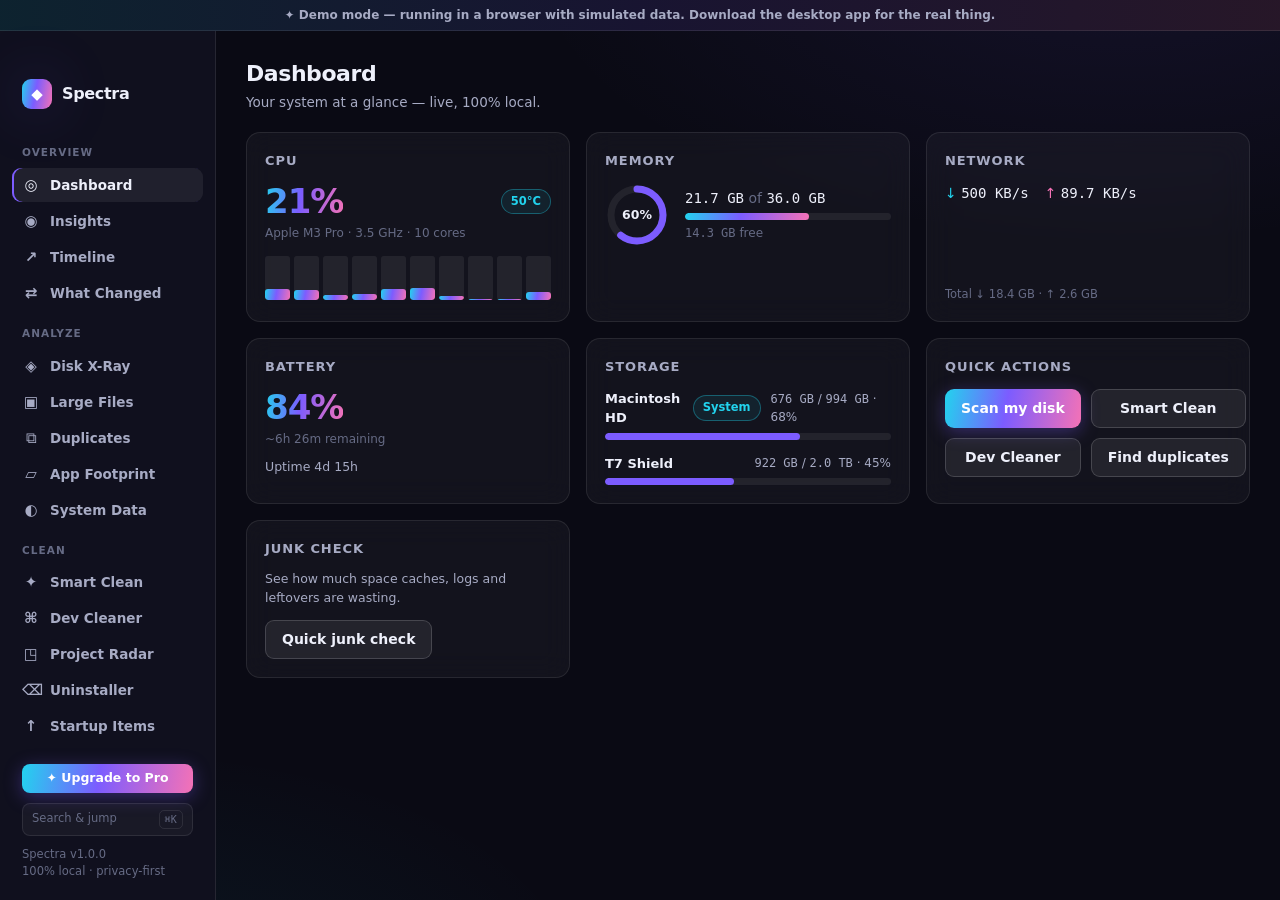
<file: demo/index.html>
<!doctype html>
<html lang="en">
  <head>
    <meta charset="UTF-8" />
    <meta name="viewport" content="width=device-width, initial-scale=1.0" />
    <title>Spectra</title>
    <script type="module" crossorigin src="./assets/index-oxNnziNN.js"></script>
    <link rel="stylesheet" crossorigin href="./assets/index-CNCaUuhV.css">
  </head>
  <body>
    <div id="root"></div>
  </body>
</html>
</file>
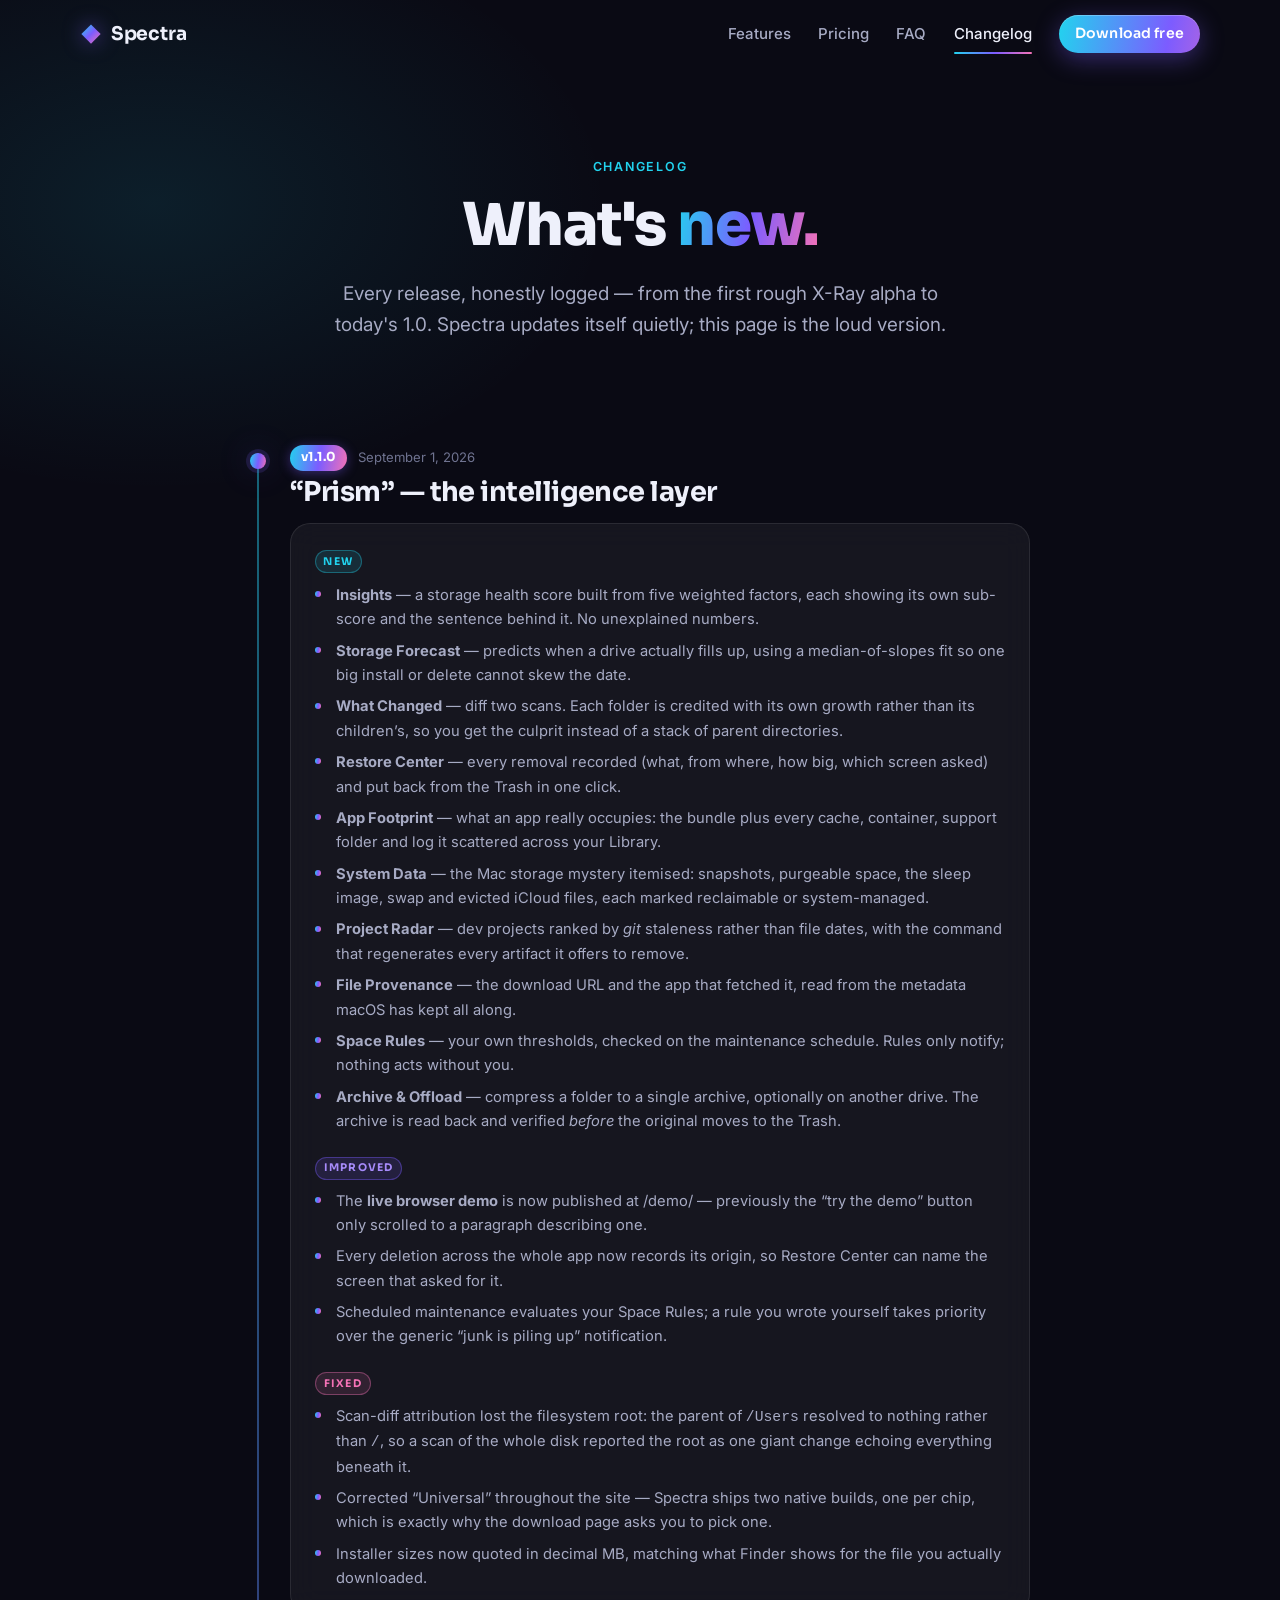
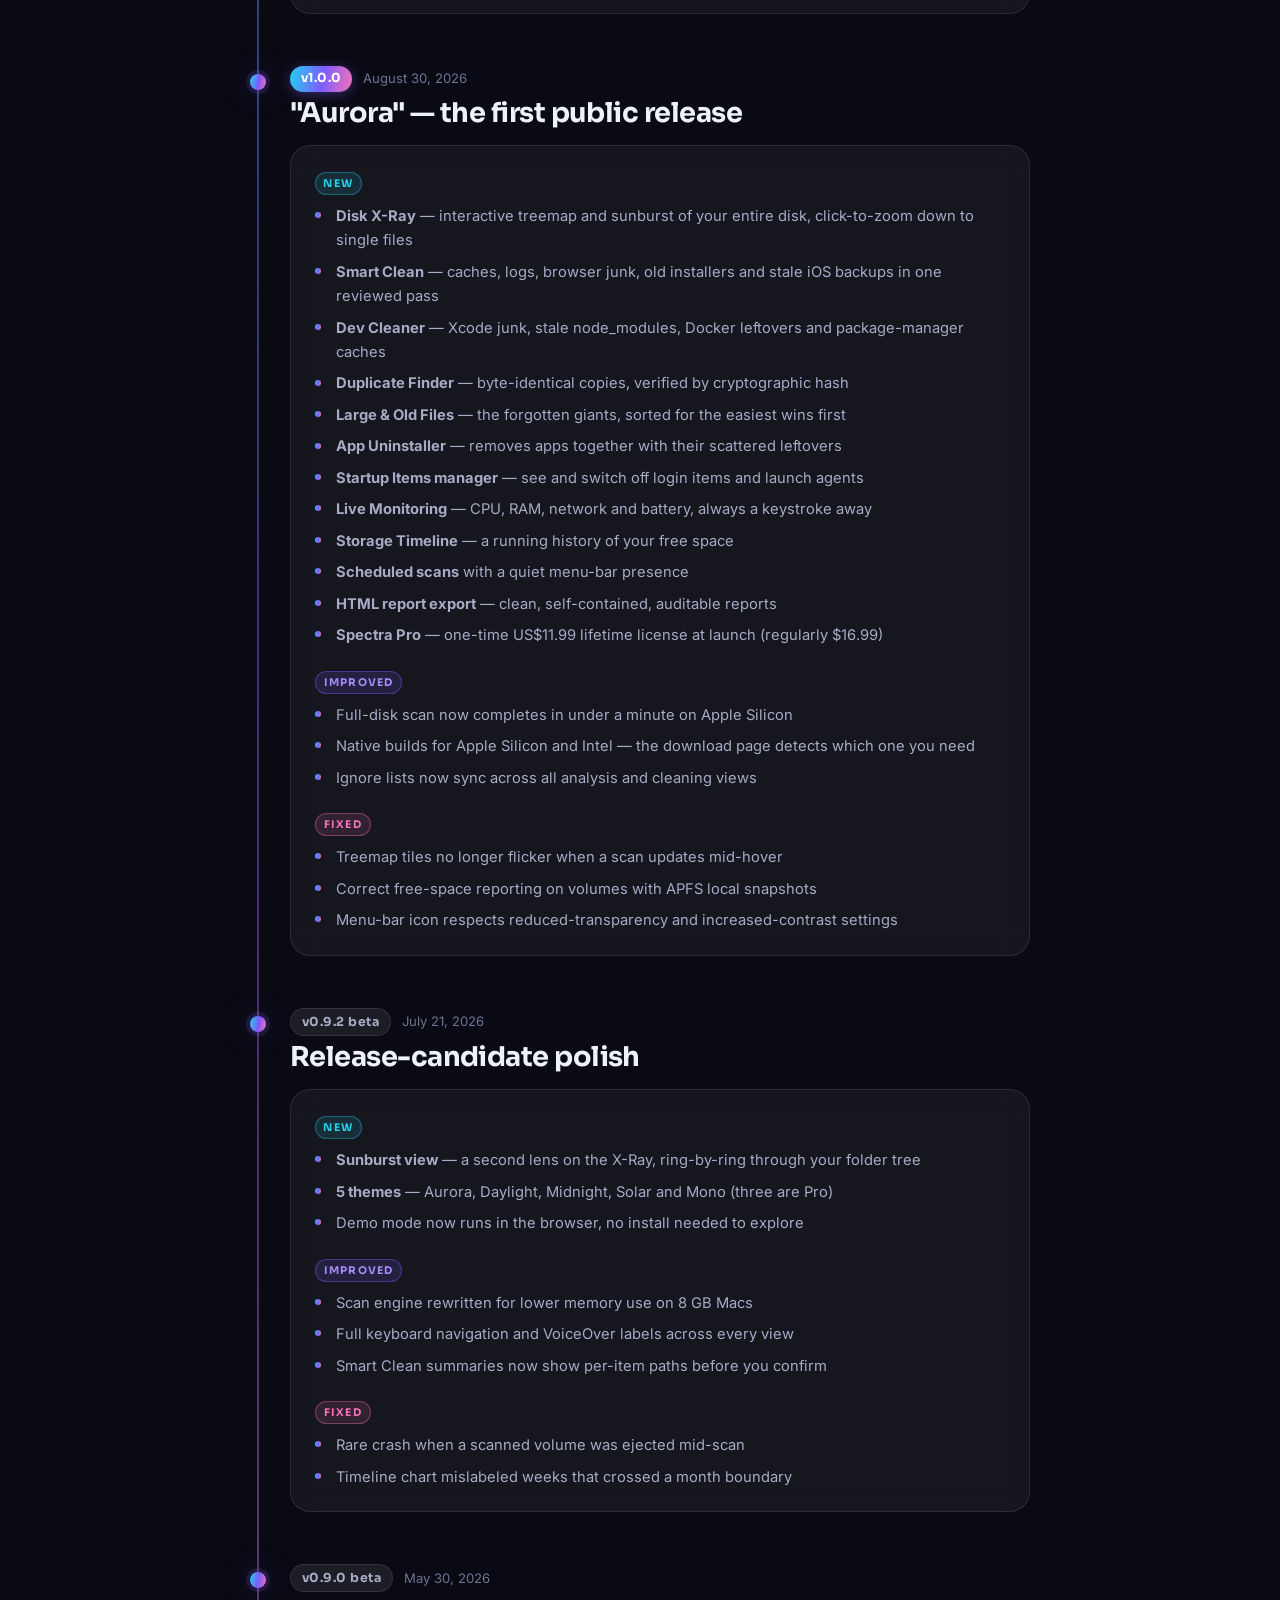
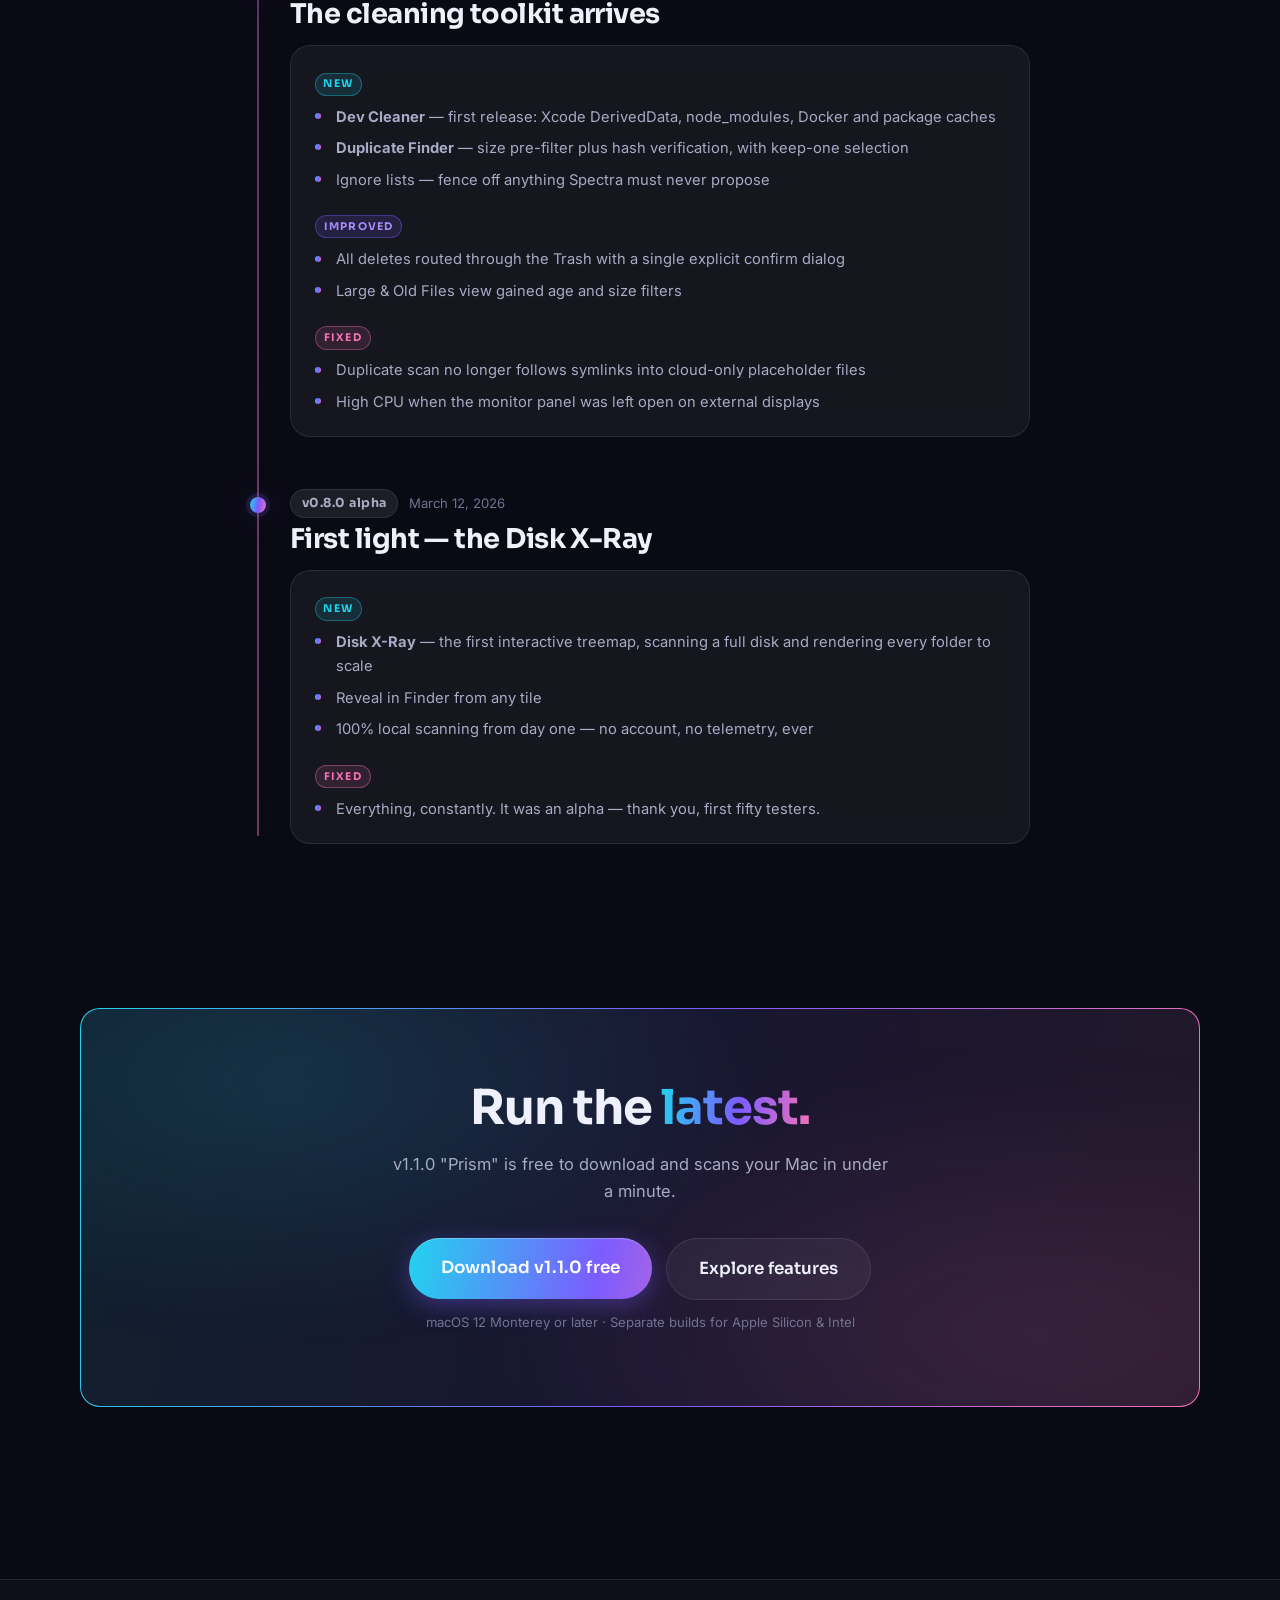
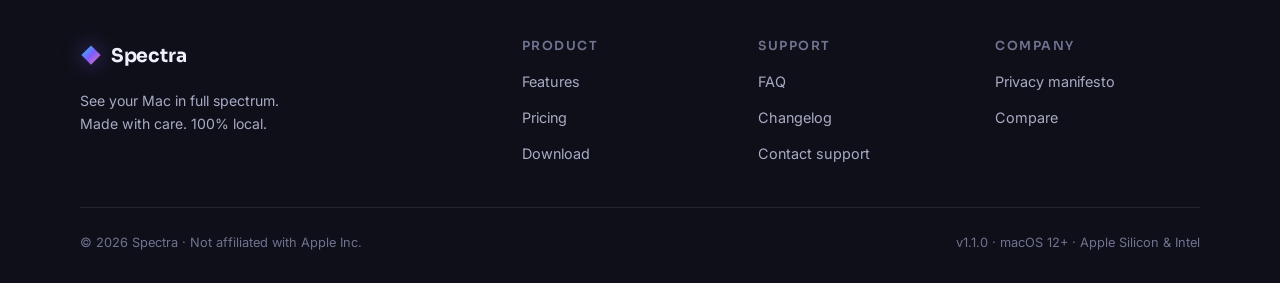
<file: changelog.html>
<!DOCTYPE html>
<html lang="en">
<head>
  <meta charset="UTF-8">
  <meta name="viewport" content="width=device-width, initial-scale=1.0">
  <title>Changelog — Spectra release notes, v0.8.0 alpha to v1.1.0 "Prism" | Spectra</title>
  <meta name="description" content="Everything that shipped in Spectra, release by release: v1.1.0 'Prism' with the full analyzer + cleaner + monitor suite, plus the beta and alpha milestones that led there.">
  <meta name="theme-color" content="#0a0a14">

  <!-- Open Graph -->
  <meta property="og:type" content="website">
  <meta property="og:site_name" content="Spectra">
  <meta property="og:title" content="Spectra changelog — what's new">
  <meta property="og:description" content="Release notes for the privacy-first Mac storage analyzer, from the first Disk X-Ray alpha to v1.1.0 'Prism'.">
  <meta name="twitter:card" content="summary">
  <meta name="twitter:title" content="Spectra changelog — what's new">
  <meta name="twitter:description" content="Release notes from the first alpha to v1.1.0 'Prism'.">

  <!-- Favicon: spectrum diamond -->
  <link rel="icon" href="data:image/svg+xml,%3Csvg%20xmlns='http://www.w3.org/2000/svg'%20viewBox='0%200%2064%2064'%3E%3Cdefs%3E%3ClinearGradient%20id='g'%20x1='0'%20y1='0'%20x2='1'%20y2='1'%3E%3Cstop%20offset='0'%20stop-color='%2322d3ee'/%3E%3Cstop%20offset='.5'%20stop-color='%237c5cff'/%3E%3Cstop%20offset='1'%20stop-color='%23f472b6'/%3E%3C/linearGradient%3E%3C/defs%3E%3Cpath%20d='M32%204%2060%2032%2032%2060%204%2032Z'%20fill='url(%23g)'/%3E%3C/svg%3E">

  <!-- Fonts -->
  <link rel="preconnect" href="https://fonts.googleapis.com">
  <link rel="preconnect" href="https://fonts.gstatic.com" crossorigin>
  <link href="https://fonts.googleapis.com/css2?family=Inter:wght@400;500;600&family=Sora:wght@600;700;800&display=swap" rel="stylesheet">

  <link rel="stylesheet" href="assets/site.css">
  <script src="assets/site.js" defer></script>
</head>
<body>
  <a class="skip-link" href="#main">Skip to content</a>

  <!-- ================= NAV (shared chrome) ================= -->
  <header class="site-nav">
    <div class="container nav-inner">
      <a class="logo" href="index.html" aria-label="Spectra home">
        <svg class="logo-mark" viewBox="0 0 64 64" aria-hidden="true">
          <defs>
            <linearGradient id="logo-grad" x1="0" y1="0" x2="1" y2="1">
              <stop offset="0" stop-color="#22d3ee"/>
              <stop offset=".5" stop-color="#7c5cff"/>
              <stop offset="1" stop-color="#f472b6"/>
            </linearGradient>
          </defs>
          <path d="M32 4 60 32 32 60 4 32Z" fill="url(#logo-grad)"/>
        </svg>
        Spectra
      </a>
      <button class="nav-toggle" aria-label="Toggle menu" aria-expanded="false">
        <span></span><span></span><span></span>
      </button>
      <nav class="nav-links" aria-label="Primary">
        <a href="index.html#features">Features</a>
        <a href="pricing.html">Pricing</a>
        <a href="faq.html">FAQ</a>
        <a class="is-active" href="changelog.html" aria-current="page">Changelog</a>
        <a class="btn btn-sm" href="download.html">Download free</a>
      </nav>
    </div>
  </header>

  <main id="main">

    <!-- ================= HERO ================= -->
    <section class="page-hero">
      <div class="container">
        <span class="eyebrow">Changelog</span>
        <h1>What's <span class="grad-text">new.</span></h1>
        <p class="lead">Every release, honestly logged — from the first rough X-Ray alpha to today's 1.0. Spectra updates itself quietly; this page is the loud version.</p>
      </div>
    </section>

    <!-- ================= TIMELINE ================= -->
    <section class="section--tight">
      <div class="container">
        <div class="timeline">

          <!-- v1.1 Prism -->
          <article class="tl-entry reveal" id="v1-1-0">
            <div class="tl-head">
              <span class="version-chip">v1.1.0</span>
              <time class="tl-date" datetime="2026-09-01">September 1, 2026</time>
            </div>
            <h2 class="tl-name">“Prism” — the intelligence layer</h2>
            <div class="tl-body panel">
              <div class="tl-group">
                <span class="tl-tag tl-tag--new">New</span>
                <ul>
                  <li><b>Insights</b> — a storage health score built from five weighted factors, each showing its own sub-score and the sentence behind it. No unexplained numbers.</li>
                  <li><b>Storage Forecast</b> — predicts when a drive actually fills up, using a median-of-slopes fit so one big install or delete cannot skew the date.</li>
                  <li><b>What Changed</b> — diff two scans. Each folder is credited with its own growth rather than its children’s, so you get the culprit instead of a stack of parent directories.</li>
                  <li><b>Restore Center</b> — every removal recorded (what, from where, how big, which screen asked) and put back from the Trash in one click.</li>
                  <li><b>App Footprint</b> — what an app really occupies: the bundle plus every cache, container, support folder and log it scattered across your Library.</li>
                  <li><b>System Data</b> — the Mac storage mystery itemised: snapshots, purgeable space, the sleep image, swap and evicted iCloud files, each marked reclaimable or system-managed.</li>
                  <li><b>Project Radar</b> — dev projects ranked by <i>git</i> staleness rather than file dates, with the command that regenerates every artifact it offers to remove.</li>
                  <li><b>File Provenance</b> — the download URL and the app that fetched it, read from the metadata macOS has kept all along.</li>
                  <li><b>Space Rules</b> — your own thresholds, checked on the maintenance schedule. Rules only notify; nothing acts without you.</li>
                  <li><b>Archive &amp; Offload</b> — compress a folder to a single archive, optionally on another drive. The archive is read back and verified <i>before</i> the original moves to the Trash.</li>
                </ul>
              </div>
              <div class="tl-group">
                <span class="tl-tag tl-tag--improved">Improved</span>
                <ul>
                  <li>The <b>live browser demo</b> is now published at <a href="demo/">/demo/</a> — previously the “try the demo” button only scrolled to a paragraph describing one.</li>
                  <li>Every deletion across the whole app now records its origin, so Restore Center can name the screen that asked for it.</li>
                  <li>Scheduled maintenance evaluates your Space Rules; a rule you wrote yourself takes priority over the generic “junk is piling up” notification.</li>
                </ul>
              </div>
              <div class="tl-group">
                <span class="tl-tag tl-tag--fixed">Fixed</span>
                <ul>
                  <li>Scan-diff attribution lost the filesystem root: the parent of <code>/Users</code> resolved to nothing rather than <code>/</code>, so a scan of the whole disk reported the root as one giant change echoing everything beneath it.</li>
                  <li>Corrected “Universal” throughout the site — Spectra ships two native builds, one per chip, which is exactly why the download page asks you to pick one.</li>
                  <li>Installer sizes now quoted in decimal MB, matching what Finder shows for the file you actually downloaded.</li>
                </ul>
              </div>
            </div>
          </article>

          <!-- v1.0.0 Aurora -->
          <article class="tl-entry reveal" id="v1-0-0">
            <div class="tl-head">
              <span class="version-chip">v1.0.0</span>
              <time class="tl-date" datetime="2026-08-30">August 30, 2026</time>
            </div>
            <h2 class="tl-name">"Aurora" — the first public release</h2>
            <div class="tl-body panel">
              <div class="tl-group">
                <span class="tl-tag tl-tag--new">New</span>
                <ul>
                  <li><b>Disk X-Ray</b> — interactive treemap and sunburst of your entire disk, click-to-zoom down to single files</li>
                  <li><b>Smart Clean</b> — caches, logs, browser junk, old installers and stale iOS backups in one reviewed pass</li>
                  <li><b>Dev Cleaner</b> — Xcode junk, stale node_modules, Docker leftovers and package-manager caches</li>
                  <li><b>Duplicate Finder</b> — byte-identical copies, verified by cryptographic hash</li>
                  <li><b>Large &amp; Old Files</b> — the forgotten giants, sorted for the easiest wins first</li>
                  <li><b>App Uninstaller</b> — removes apps together with their scattered leftovers</li>
                  <li><b>Startup Items manager</b> — see and switch off login items and launch agents</li>
                  <li><b>Live Monitoring</b> — CPU, RAM, network and battery, always a keystroke away</li>
                  <li><b>Storage Timeline</b> — a running history of your free space</li>
                  <li><b>Scheduled scans</b> with a quiet menu-bar presence</li>
                  <li><b>HTML report export</b> — clean, self-contained, auditable reports</li>
                  <li><b>Spectra Pro</b> — one-time US$11.99 lifetime license at launch (regularly $16.99)</li>
                </ul>
              </div>
              <div class="tl-group">
                <span class="tl-tag tl-tag--improved">Improved</span>
                <ul>
                  <li>Full-disk scan now completes in under a minute on Apple Silicon</li>
                  <li>Native builds for Apple Silicon and Intel — the download page detects which one you need</li>
                  <li>Ignore lists now sync across all analysis and cleaning views</li>
                </ul>
              </div>
              <div class="tl-group">
                <span class="tl-tag tl-tag--fixed">Fixed</span>
                <ul>
                  <li>Treemap tiles no longer flicker when a scan updates mid-hover</li>
                  <li>Correct free-space reporting on volumes with APFS local snapshots</li>
                  <li>Menu-bar icon respects reduced-transparency and increased-contrast settings</li>
                </ul>
              </div>
            </div>
          </article>

          <!-- v0.9.2 beta -->
          <article class="tl-entry reveal" id="v0-9-2">
            <div class="tl-head">
              <span class="version-chip is-pre">v0.9.2 beta</span>
              <time class="tl-date" datetime="2026-07-21">July 21, 2026</time>
            </div>
            <h2 class="tl-name">Release-candidate polish</h2>
            <div class="tl-body panel">
              <div class="tl-group">
                <span class="tl-tag tl-tag--new">New</span>
                <ul>
                  <li><b>Sunburst view</b> — a second lens on the X-Ray, ring-by-ring through your folder tree</li>
                  <li><b>5 themes</b> — Aurora, Daylight, Midnight, Solar and Mono (three are Pro)</li>
                  <li>Demo mode now runs in the browser, no install needed to explore</li>
                </ul>
              </div>
              <div class="tl-group">
                <span class="tl-tag tl-tag--improved">Improved</span>
                <ul>
                  <li>Scan engine rewritten for lower memory use on 8 GB Macs</li>
                  <li>Full keyboard navigation and VoiceOver labels across every view</li>
                  <li>Smart Clean summaries now show per-item paths before you confirm</li>
                </ul>
              </div>
              <div class="tl-group">
                <span class="tl-tag tl-tag--fixed">Fixed</span>
                <ul>
                  <li>Rare crash when a scanned volume was ejected mid-scan</li>
                  <li>Timeline chart mislabeled weeks that crossed a month boundary</li>
                </ul>
              </div>
            </div>
          </article>

          <!-- v0.9.0 beta -->
          <article class="tl-entry reveal" id="v0-9-0">
            <div class="tl-head">
              <span class="version-chip is-pre">v0.9.0 beta</span>
              <time class="tl-date" datetime="2026-05-30">May 30, 2026</time>
            </div>
            <h2 class="tl-name">The cleaning toolkit arrives</h2>
            <div class="tl-body panel">
              <div class="tl-group">
                <span class="tl-tag tl-tag--new">New</span>
                <ul>
                  <li><b>Dev Cleaner</b> — first release: Xcode DerivedData, node_modules, Docker and package caches</li>
                  <li><b>Duplicate Finder</b> — size pre-filter plus hash verification, with keep-one selection</li>
                  <li>Ignore lists — fence off anything Spectra must never propose</li>
                </ul>
              </div>
              <div class="tl-group">
                <span class="tl-tag tl-tag--improved">Improved</span>
                <ul>
                  <li>All deletes routed through the Trash with a single explicit confirm dialog</li>
                  <li>Large &amp; Old Files view gained age and size filters</li>
                </ul>
              </div>
              <div class="tl-group">
                <span class="tl-tag tl-tag--fixed">Fixed</span>
                <ul>
                  <li>Duplicate scan no longer follows symlinks into cloud-only placeholder files</li>
                  <li>High CPU when the monitor panel was left open on external displays</li>
                </ul>
              </div>
            </div>
          </article>

          <!-- v0.8.0 alpha -->
          <article class="tl-entry reveal" id="v0-8-0">
            <div class="tl-head">
              <span class="version-chip is-pre">v0.8.0 alpha</span>
              <time class="tl-date" datetime="2026-03-12">March 12, 2026</time>
            </div>
            <h2 class="tl-name">First light — the Disk X-Ray</h2>
            <div class="tl-body panel">
              <div class="tl-group">
                <span class="tl-tag tl-tag--new">New</span>
                <ul>
                  <li><b>Disk X-Ray</b> — the first interactive treemap, scanning a full disk and rendering every folder to scale</li>
                  <li>Reveal in Finder from any tile</li>
                  <li>100% local scanning from day one — no account, no telemetry, ever</li>
                </ul>
              </div>
              <div class="tl-group">
                <span class="tl-tag tl-tag--fixed">Fixed</span>
                <ul>
                  <li>Everything, constantly. It was an alpha — thank you, first fifty testers.</li>
                </ul>
              </div>
            </div>
          </article>

        </div>
      </div>
    </section>

    <!-- ================= FINAL CTA ================= -->
    <section class="section">
      <div class="container">
        <div class="cta-band grad-border reveal">
          <h2>Run the <span class="grad-text">latest.</span></h2>
          <p>v1.1.0 "Prism" is free to download and scans your Mac in under a minute.</p>
          <div class="hero-ctas">
            <a class="btn btn-lg js-download" href="https://github.com/prashant1998gupta/spectra/releases/download/v1.1.0/Spectra-1.1.0-arm64.dmg" data-live>Download v1.1.0 free</a>
            <a class="btn-ghost btn-lg" href="index.html#features">Explore features</a>
          </div>
          <span class="btn-note">macOS 12 Monterey or later · Separate builds for Apple Silicon &amp; Intel</span>
        </div>
      </div>
    </section>

  </main>

  <!-- ================= FOOTER (shared chrome) ================= -->
  <footer class="site-footer">
    <div class="container">
      <div class="footer-grid">
        <div class="footer-brand">
          <a class="logo" href="index.html">
            <svg class="logo-mark" viewBox="0 0 64 64" aria-hidden="true">
              <defs>
                <linearGradient id="logo-grad-f" x1="0" y1="0" x2="1" y2="1">
                  <stop offset="0" stop-color="#22d3ee"/>
                  <stop offset=".5" stop-color="#7c5cff"/>
                  <stop offset="1" stop-color="#f472b6"/>
                </linearGradient>
              </defs>
              <path d="M32 4 60 32 32 60 4 32Z" fill="url(#logo-grad-f)"/>
            </svg>
            Spectra
          </a>
          <p>See your Mac in full spectrum.<br>Made with care. 100% local.</p>
        </div>
        <div class="footer-col">
          <h4>Product</h4>
          <ul>
            <li><a href="index.html#features">Features</a></li>
            <li><a href="pricing.html">Pricing</a></li>
            <li><a href="download.html">Download</a></li>
          </ul>
        </div>
        <div class="footer-col">
          <h4>Support</h4>
          <ul>
            <li><a href="faq.html">FAQ</a></li>
            <li><a href="changelog.html">Changelog</a></li>
            <li><a href="https://github.com/prashant1998gupta/spectra/issues">Contact support</a></li>
          </ul>
        </div>
        <div class="footer-col">
          <h4>Company</h4>
          <ul>
            <li><a href="index.html#privacy">Privacy manifesto</a></li>
            <li><a href="index.html#compare">Compare</a></li>
          </ul>
        </div>
      </div>
      <div class="footer-bottom">
        <span>© <span data-year>2026</span> Spectra · Not affiliated with Apple Inc.</span>
        <span>v1.1.0 · macOS 12+ · Apple Silicon &amp; Intel</span>
      </div>
    </div>
  </footer>
</body>
</html>
</file>
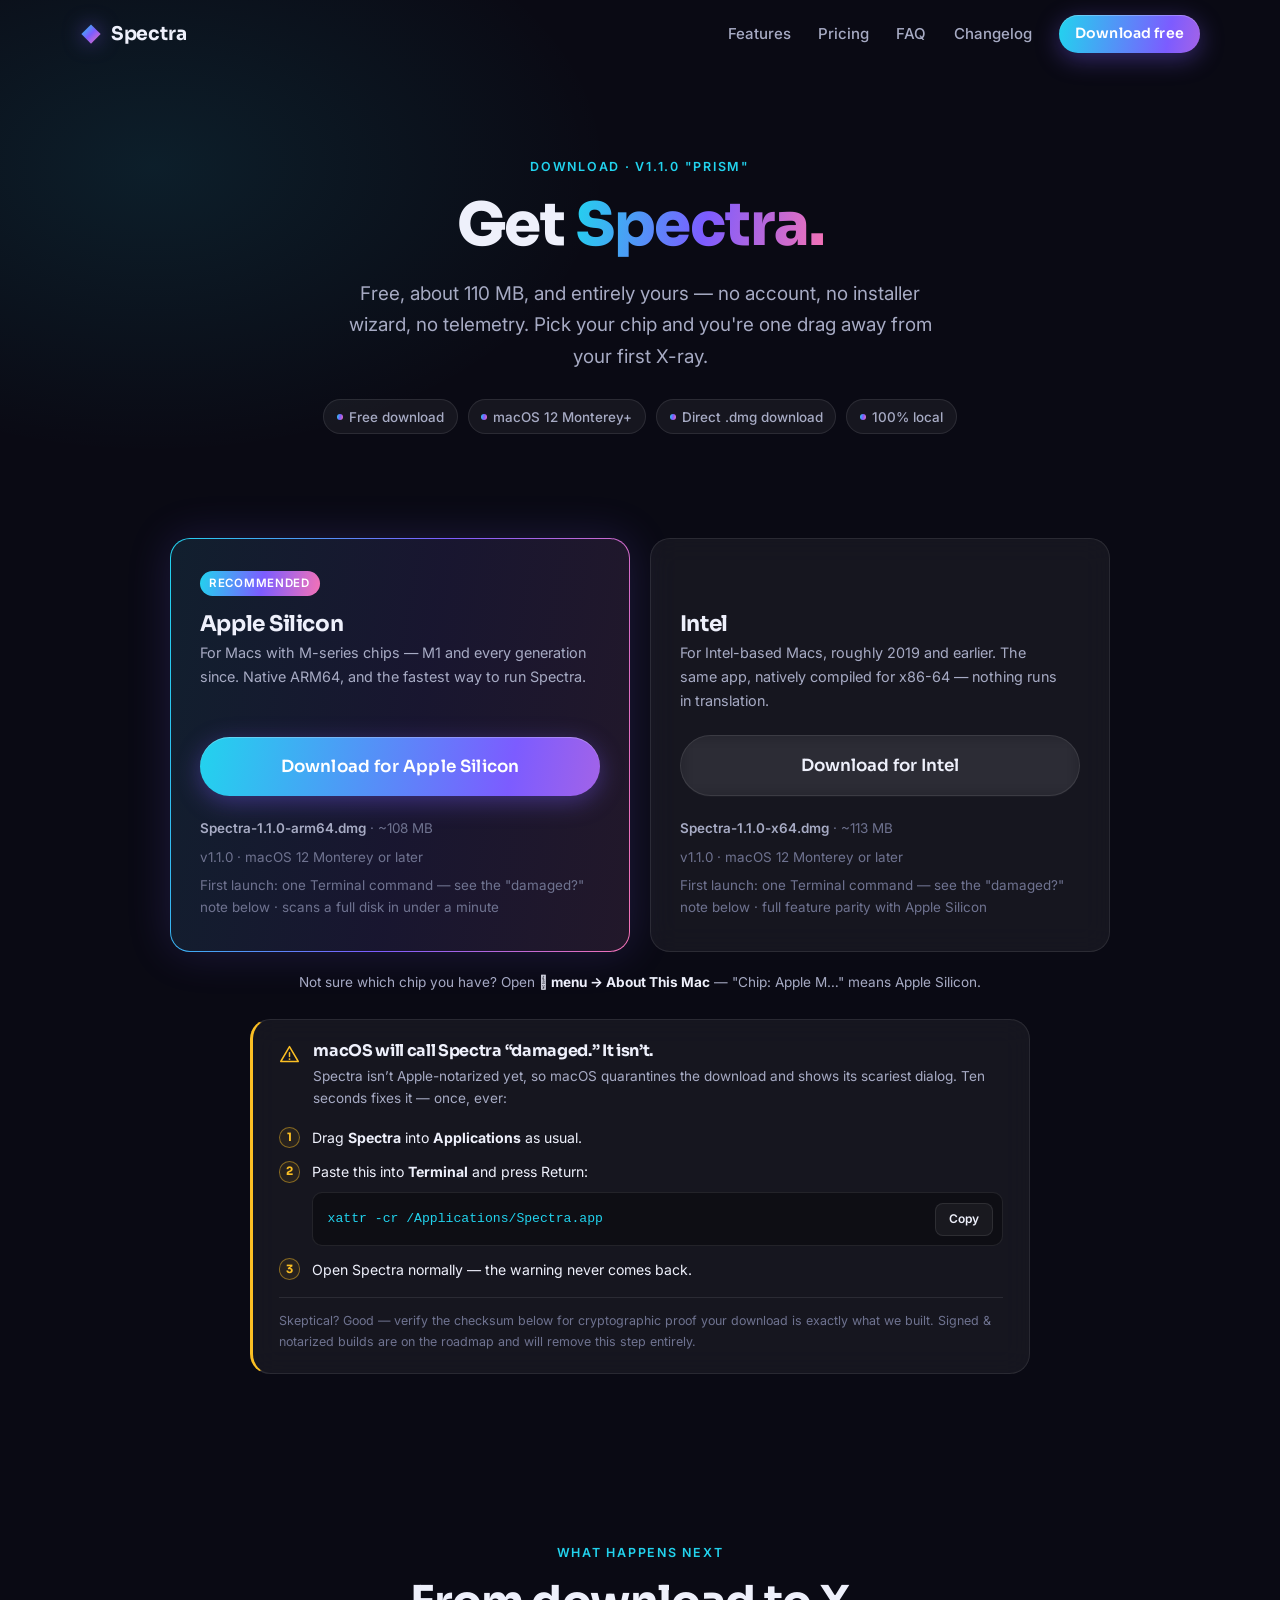
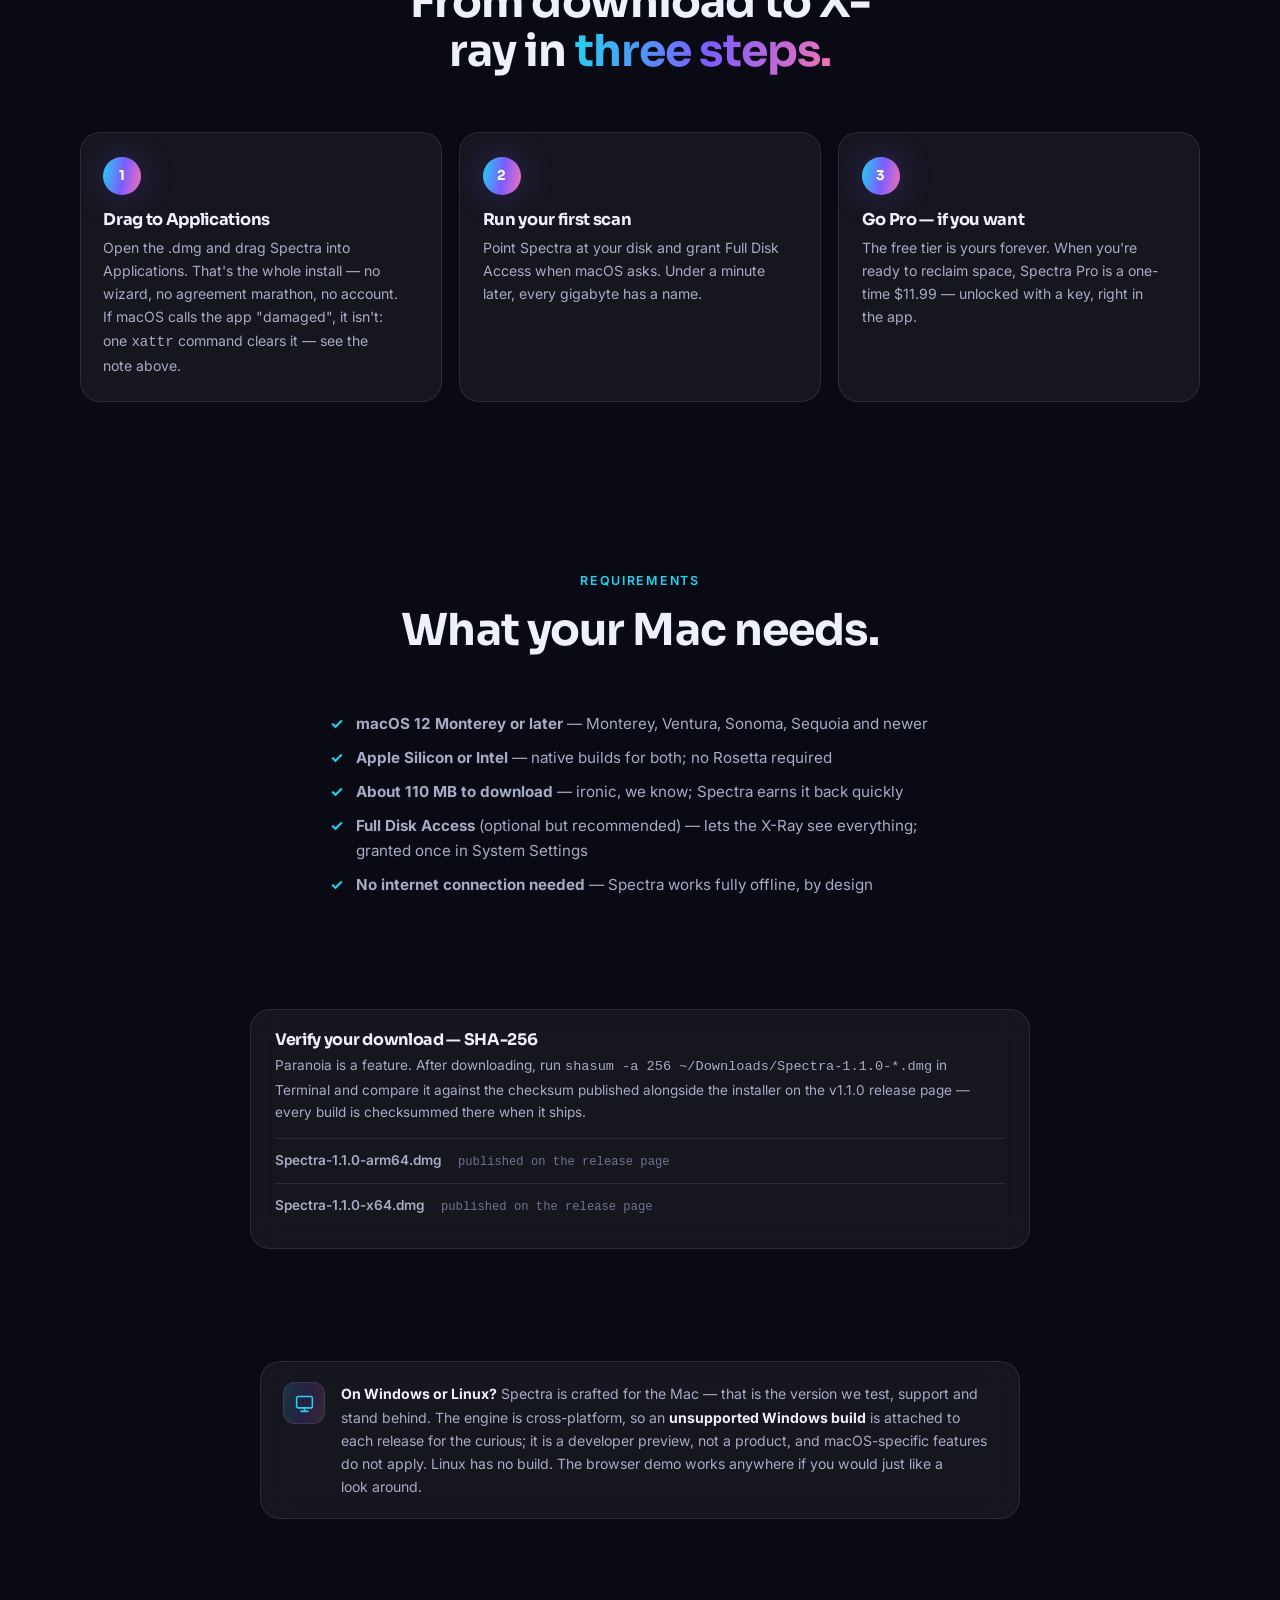
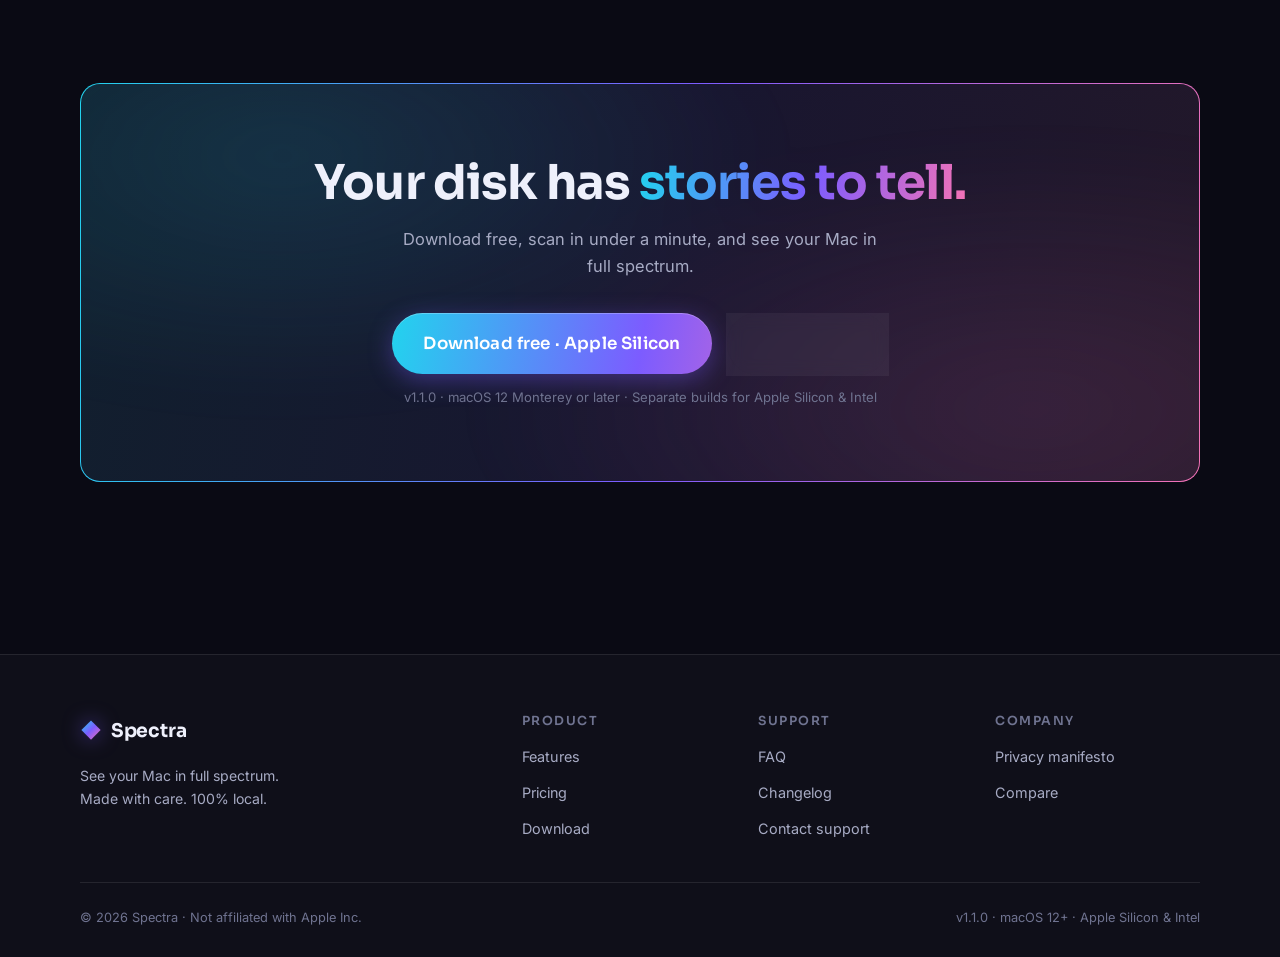
<file: download.html>
<!DOCTYPE html>
<html lang="en">
<head>
  <meta charset="UTF-8">
  <meta name="viewport" content="width=device-width, initial-scale=1.0">
  <title>Download — Spectra v1.1.0 for Apple Silicon &amp; Intel Macs | Spectra</title>
  <meta name="description" content="Download Spectra v1.1.0 free for macOS 12 Monterey or later. Native builds for Apple Silicon and Intel, SHA-256 checksums, and a 60-second path from download to your first disk X-ray.">
  <meta name="theme-color" content="#0a0a14">

  <!-- Open Graph -->
  <meta property="og:type" content="website">
  <meta property="og:site_name" content="Spectra">
  <meta property="og:title" content="Get Spectra — free download for macOS">
  <meta property="og:description" content="Spectra v1.1.0 for Apple Silicon and Intel Macs. Free, 100% local, no account — drag to Applications and scan in under a minute.">
  <meta name="twitter:card" content="summary">
  <meta name="twitter:title" content="Get Spectra — free download for macOS">
  <meta name="twitter:description" content="Spectra v1.1.0 for Apple Silicon and Intel Macs. Free, 100% local, no account.">

  <!-- Favicon: spectrum diamond -->
  <link rel="icon" href="data:image/svg+xml,%3Csvg%20xmlns='http://www.w3.org/2000/svg'%20viewBox='0%200%2064%2064'%3E%3Cdefs%3E%3ClinearGradient%20id='g'%20x1='0'%20y1='0'%20x2='1'%20y2='1'%3E%3Cstop%20offset='0'%20stop-color='%2322d3ee'/%3E%3Cstop%20offset='.5'%20stop-color='%237c5cff'/%3E%3Cstop%20offset='1'%20stop-color='%23f472b6'/%3E%3C/linearGradient%3E%3C/defs%3E%3Cpath%20d='M32%204%2060%2032%2032%2060%204%2032Z'%20fill='url(%23g)'/%3E%3C/svg%3E">

  <!-- Fonts -->
  <link rel="preconnect" href="https://fonts.googleapis.com">
  <link rel="preconnect" href="https://fonts.gstatic.com" crossorigin>
  <link href="https://fonts.googleapis.com/css2?family=Inter:wght@400;500;600&family=Sora:wght@600;700;800&display=swap" rel="stylesheet">

  <link rel="stylesheet" href="assets/site.css">
  <script src="assets/site.js" defer></script>
</head>
<body>
  <a class="skip-link" href="#main">Skip to content</a>

  <!-- ================= NAV (shared chrome) ================= -->
  <header class="site-nav">
    <div class="container nav-inner">
      <a class="logo" href="index.html" aria-label="Spectra home">
        <svg class="logo-mark" viewBox="0 0 64 64" aria-hidden="true">
          <defs>
            <linearGradient id="logo-grad" x1="0" y1="0" x2="1" y2="1">
              <stop offset="0" stop-color="#22d3ee"/>
              <stop offset=".5" stop-color="#7c5cff"/>
              <stop offset="1" stop-color="#f472b6"/>
            </linearGradient>
          </defs>
          <path d="M32 4 60 32 32 60 4 32Z" fill="url(#logo-grad)"/>
        </svg>
        Spectra
      </a>
      <button class="nav-toggle" aria-label="Toggle menu" aria-expanded="false">
        <span></span><span></span><span></span>
      </button>
      <nav class="nav-links" aria-label="Primary">
        <a href="index.html#features">Features</a>
        <a href="pricing.html">Pricing</a>
        <a href="faq.html">FAQ</a>
        <a href="changelog.html">Changelog</a>
        <a class="btn btn-sm" href="download.html" aria-current="page">Download free</a>
      </nav>
    </div>
  </header>

  <main id="main">

    <!-- ================= HERO ================= -->
    <section class="page-hero">
      <div class="container">
        <span class="eyebrow">Download · v1.1.0 "Prism"</span>
        <h1>Get <span class="grad-text">Spectra.</span></h1>
        <p class="lead">Free, about 110 MB, and entirely yours — no account, no installer wizard, no telemetry. Pick your chip and you're one drag away from your first X-ray.</p>
        <ul class="chips" aria-label="Download facts">
          <li class="chip">Free download</li>
          <li class="chip">macOS 12 Monterey+</li>
          <li class="chip">Direct .dmg download</li>
          <li class="chip">100% local</li>
        </ul>
      </div>
    </section>

    <!-- ================= DOWNLOAD CARDS ================= -->
    <section class="section--tight" id="builds">
      <div class="container">
        <div class="dl-grid">
          <article class="dl-card panel is-recommended reveal" data-arch="silicon">
            <span class="dl-flag" data-flag>Recommended for your Mac</span>
            <h2>Apple Silicon</h2>
            <p class="dl-sub">For Macs with M-series chips — M1 and every generation since. Native ARM64, and the fastest way to run Spectra.</p>
            <a class="btn btn-lg js-download" href="https://github.com/prashant1998gupta/spectra/releases/download/v1.1.0/Spectra-1.1.0-arm64.dmg" data-live>Download for Apple Silicon</a>
            <ul class="dl-meta">
              <li><b>Spectra-1.1.0-arm64.dmg</b> · ~108 MB</li>
              <li>v1.1.0 · macOS 12 Monterey or later</li>
              <li>First launch: one Terminal command — see the "damaged?" note below · scans a full disk in under a minute</li>
            </ul>
          </article>

          <article class="dl-card panel reveal" data-arch="intel">
            <span class="dl-flag" data-flag>Recommended for your Mac</span>
            <h2>Intel</h2>
            <p class="dl-sub">For Intel-based Macs, roughly 2019 and earlier. The same app, natively compiled for x86-64 — nothing runs in translation.</p>
            <a class="btn-ghost btn-lg js-download" href="https://github.com/prashant1998gupta/spectra/releases/download/v1.1.0/Spectra-1.1.0-x64.dmg" data-live>Download for Intel</a>
            <ul class="dl-meta">
              <li><b>Spectra-1.1.0-x64.dmg</b> · ~113 MB</li>
              <li>v1.1.0 · macOS 12 Monterey or later</li>
              <li>First launch: one Terminal command — see the "damaged?" note below · full feature parity with Apple Silicon</li>
            </ul>
          </article>
        </div>

        <p class="dl-detect" data-detect>Not sure which chip you have? Open <b>&#63743; menu → About This Mac</b> — "Chip: Apple M…" means Apple Silicon.</p>

        <aside class="gk-note panel reveal" id="damaged" aria-labelledby="gk-title">
          <div class="gk-head">
            <svg class="gk-icon" viewBox="0 0 24 24" aria-hidden="true">
              <path d="M12 3 22 20H2Z" fill="none" stroke="currentColor" stroke-width="1.7" stroke-linejoin="round"/>
              <path d="M12 10v4.4" stroke="currentColor" stroke-width="1.7" stroke-linecap="round"/>
              <circle cx="12" cy="17.2" r="1.05" fill="currentColor"/>
            </svg>
            <div>
              <h3 id="gk-title">macOS will call Spectra “damaged.” It isn’t.</h3>
              <p class="gk-sub">Spectra isn’t Apple-notarized yet, so macOS quarantines the download and shows its scariest dialog. Ten seconds fixes it — once, ever:</p>
            </div>
          </div>
          <ol class="gk-steps">
            <li><span class="gk-num">1</span><div>Drag <b>Spectra</b> into <b>Applications</b> as usual.</div></li>
            <li><span class="gk-num">2</span>
              <div>Paste this into <b>Terminal</b> and press Return:
                <div class="gk-cmd">
                  <code>xattr -cr /Applications/Spectra.app</code>
                  <button class="gk-copy" type="button" data-copy="xattr -cr /Applications/Spectra.app">Copy</button>
                </div>
              </div>
            </li>
            <li><span class="gk-num">3</span><div>Open Spectra normally — the warning never comes back.</div></li>
          </ol>
          <p class="gk-foot">Skeptical? Good — verify the checksum below for cryptographic proof your download is exactly what we built. Signed &amp; notarized builds are on the roadmap and will remove this step entirely.</p>
        </aside>
      </div>
    </section>

    <!-- ================= WHAT HAPPENS NEXT ================= -->

    <section class="section" id="next">
      <div class="container">
        <div class="section-head section-head--center">
          <span class="eyebrow">What happens next</span>
          <h2>From download to X-ray in <span class="grad-text">three steps.</span></h2>
        </div>
        <div class="steps steps--3">
          <div class="step reveal">
            <span class="step-num">1</span>
            <h3>Drag to Applications</h3>
            <p>Open the .dmg and drag Spectra into Applications. That's the whole install — no wizard, no agreement marathon, no account. If macOS calls the app "damaged", it isn't: one <code>xattr</code> command clears it — see the note above.</p>
          </div>
          <div class="step reveal">
            <span class="step-num">2</span>
            <h3>Run your first scan</h3>
            <p>Point Spectra at your disk and grant Full Disk Access when macOS asks. Under a minute later, every gigabyte has a name.</p>
          </div>
          <div class="step reveal">
            <span class="step-num">3</span>
            <h3>Go Pro — if you want</h3>
            <p>The free tier is yours forever. When you're ready to reclaim space, Spectra Pro is a one-time $11.99 — unlocked with a key, right in the app.</p>
          </div>
        </div>
      </div>
    </section>

    <!-- ================= REQUIREMENTS ================= -->
    <section class="section--tight" id="requirements">
      <div class="container">
        <div class="section-head section-head--center">
          <span class="eyebrow">Requirements</span>
          <h2>What your Mac needs.</h2>
        </div>
        <ul class="tick-list reveal">
          <li><b>macOS 12 Monterey or later</b> — Monterey, Ventura, Sonoma, Sequoia and newer</li>
          <li><b>Apple Silicon or Intel</b> — native builds for both; no Rosetta required</li>
          <li><b>About 110 MB to download</b> — ironic, we know; Spectra earns it back quickly</li>
          <li><b>Full Disk Access</b> (optional but recommended) — lets the X-Ray see everything; granted once in System Settings</li>
          <li><b>No internet connection needed</b> — Spectra works fully offline, by design</li>
        </ul>
      </div>
    </section>

    <!-- ================= CHECKSUMS ================= -->
    <section class="section--tight" id="checksums">
      <div class="container">
        <div class="sha-block panel reveal">
          <h3>Verify your download — SHA-256</h3>
          <p class="sha-intro">Paranoia is a feature. After downloading, run <code>shasum -a 256 ~/Downloads/Spectra-1.1.0-*.dmg</code> in Terminal and compare it against the checksum published alongside the installer on the <a href="https://github.com/prashant1998gupta/spectra/releases/tag/v1.1.0">v1.1.0 release page</a> — every build is checksummed there when it ships.</p>
          <div class="sha-row">
            <span class="file">Spectra-1.1.0-arm64.dmg</span>
            <code>published on the release page</code>
          </div>
          <div class="sha-row">
            <span class="file">Spectra-1.1.0-x64.dmg</span>
            <code>published on the release page</code>
          </div>
        </div>
      </div>
    </section>

    <!-- ================= OTHER PLATFORMS NOTE ================= -->
    <section class="section--tight" id="other-platforms">
      <div class="container">
        <aside class="demo-note panel">
          <span class="card-icon" aria-hidden="true"><svg viewBox="0 0 24 24" fill="none" stroke="currentColor" stroke-width="1.8" stroke-linecap="round" stroke-linejoin="round"><rect x="3" y="4" width="18" height="13" rx="2"/><line x1="8" y1="21" x2="16" y2="21"/><line x1="12" y1="17" x2="12" y2="21"/></svg></span>
          <p><b>On Windows or Linux?</b> Spectra is crafted for the Mac — that is the version we test, support and stand behind. The engine is cross-platform, so an <b>unsupported Windows build</b> is attached to each <a href="https://github.com/prashant1998gupta/spectra/releases/tag/v1.1.0">release</a> for the curious; it is a developer preview, not a product, and macOS-specific features do not apply. Linux has no build. The browser demo works anywhere if you would just like a look around.</p>
        </aside>
      </div>
    </section>

    <!-- ================= FINAL CTA ================= -->
    <section class="section">
      <div class="container">
        <div class="cta-band grad-border reveal">
          <h2>Your disk has <span class="grad-text">stories to tell.</span></h2>
          <p>Download free, scan in under a minute, and see your Mac in full spectrum.</p>
          <div class="hero-ctas">
            <a class="btn btn-lg js-download" href="https://github.com/prashant1998gupta/spectra/releases/download/v1.1.0/Spectra-1.1.0-arm64.dmg" data-live>Download free · Apple Silicon</a>
            <a class="btn-ghost btn-lg" href="pricing.html">See pricing</a>
          </div>
          <span class="btn-note">v1.1.0 · macOS 12 Monterey or later · Separate builds for Apple Silicon &amp; Intel</span>
        </div>
      </div>
    </section>

  </main>

  <!-- ================= FOOTER (shared chrome) ================= -->
  <footer class="site-footer">
    <div class="container">
      <div class="footer-grid">
        <div class="footer-brand">
          <a class="logo" href="index.html">
            <svg class="logo-mark" viewBox="0 0 64 64" aria-hidden="true">
              <defs>
                <linearGradient id="logo-grad-f" x1="0" y1="0" x2="1" y2="1">
                  <stop offset="0" stop-color="#22d3ee"/>
                  <stop offset=".5" stop-color="#7c5cff"/>
                  <stop offset="1" stop-color="#f472b6"/>
                </linearGradient>
              </defs>
              <path d="M32 4 60 32 32 60 4 32Z" fill="url(#logo-grad-f)"/>
            </svg>
            Spectra
          </a>
          <p>See your Mac in full spectrum.<br>Made with care. 100% local.</p>
        </div>
        <div class="footer-col">
          <h4>Product</h4>
          <ul>
            <li><a href="index.html#features">Features</a></li>
            <li><a href="pricing.html">Pricing</a></li>
            <li><a href="download.html">Download</a></li>
          </ul>
        </div>
        <div class="footer-col">
          <h4>Support</h4>
          <ul>
            <li><a href="faq.html">FAQ</a></li>
            <li><a href="changelog.html">Changelog</a></li>
            <li><a href="https://github.com/prashant1998gupta/spectra/issues">Contact support</a></li>
          </ul>
        </div>
        <div class="footer-col">
          <h4>Company</h4>
          <ul>
            <li><a href="index.html#privacy">Privacy manifesto</a></li>
            <li><a href="index.html#compare">Compare</a></li>
          </ul>
        </div>
      </div>
      <div class="footer-bottom">
        <span>© <span data-year>2026</span> Spectra · Not affiliated with Apple Inc.</span>
        <span>v1.1.0 · macOS 12+ · Apple Silicon &amp; Intel</span>
      </div>
    </div>
  </footer>

  <!-- Best-effort architecture detection: highlights the right build.
       Defaults to Apple Silicon; browsers hide the CPU, so we peek at the
       GPU renderer string via WebGL — an Apple GPU means Apple Silicon. -->
  <script>
    (function () {
      "use strict";

      function detectArch() {
        var ua = navigator.userAgent || "";
        var isMac = /Macintosh|Mac OS X/i.test(ua);
        if (!isMac) return { arch: "silicon", mac: false };
        try {
          var canvas = document.createElement("canvas");
          var gl = canvas.getContext("webgl2") || canvas.getContext("webgl");
          if (gl) {
            var ext = gl.getExtension("WEBGL_debug_renderer_info");
            var renderer = ext
              ? gl.getParameter(ext.UNMASKED_RENDERER_WEBGL)
              : gl.getParameter(gl.RENDERER);
            renderer = String(renderer || "");
            // Only an explicit "Apple M1/M2/…" is proof — Safari masks the GPU
            // as plain "Apple GPU" even on Intel Macs, so that string proves nothing.
            if (/Apple\s*M\d/i.test(renderer)) return { arch: "silicon", mac: true, sure: true };
            if (/(AMD|Radeon|NVIDIA|GeForce|Intel(R)?\s*(Iris|HD|UHD))/i.test(renderer)) return { arch: "intel", mac: true, sure: true };
          }
        } catch (e) { /* detection is best-effort only */ }
        return { arch: "silicon", mac: true, sure: false };
      }

      function apply() {
        var result = detectArch();
        var cards = document.querySelectorAll(".dl-card[data-arch]");
        if (!cards.length) return;

        cards.forEach(function (card) {
          var match = card.getAttribute("data-arch") === result.arch;
          card.classList.toggle("is-recommended", match);
          var flag = card.querySelector("[data-flag]");
          if (flag) flag.textContent = result.mac && result.sure ? "Recommended for your Mac" : "Recommended";
          var btn = card.querySelector(".js-download");
          if (btn) {
            btn.classList.toggle("btn", match);
            btn.classList.toggle("btn-ghost", !match);
          }
        });

        var detect = document.querySelector("[data-detect]");
        if (detect && result.mac && result.sure) {
          detect.innerHTML = result.arch === "silicon"
            ? "Looks like this Mac runs <b>Apple Silicon</b> — we've highlighted the right build. Wrong guess? Both builds are identical in features."
            : "Looks like this Mac has an <b>Intel</b> processor — we've highlighted the right build. Wrong guess? Both builds are identical in features.";
        }
      }

      if (document.readyState === "loading") {
        document.addEventListener("DOMContentLoaded", apply);
      } else {
        apply();
      }
    })();
  </script>
</body>
</html>
</file>
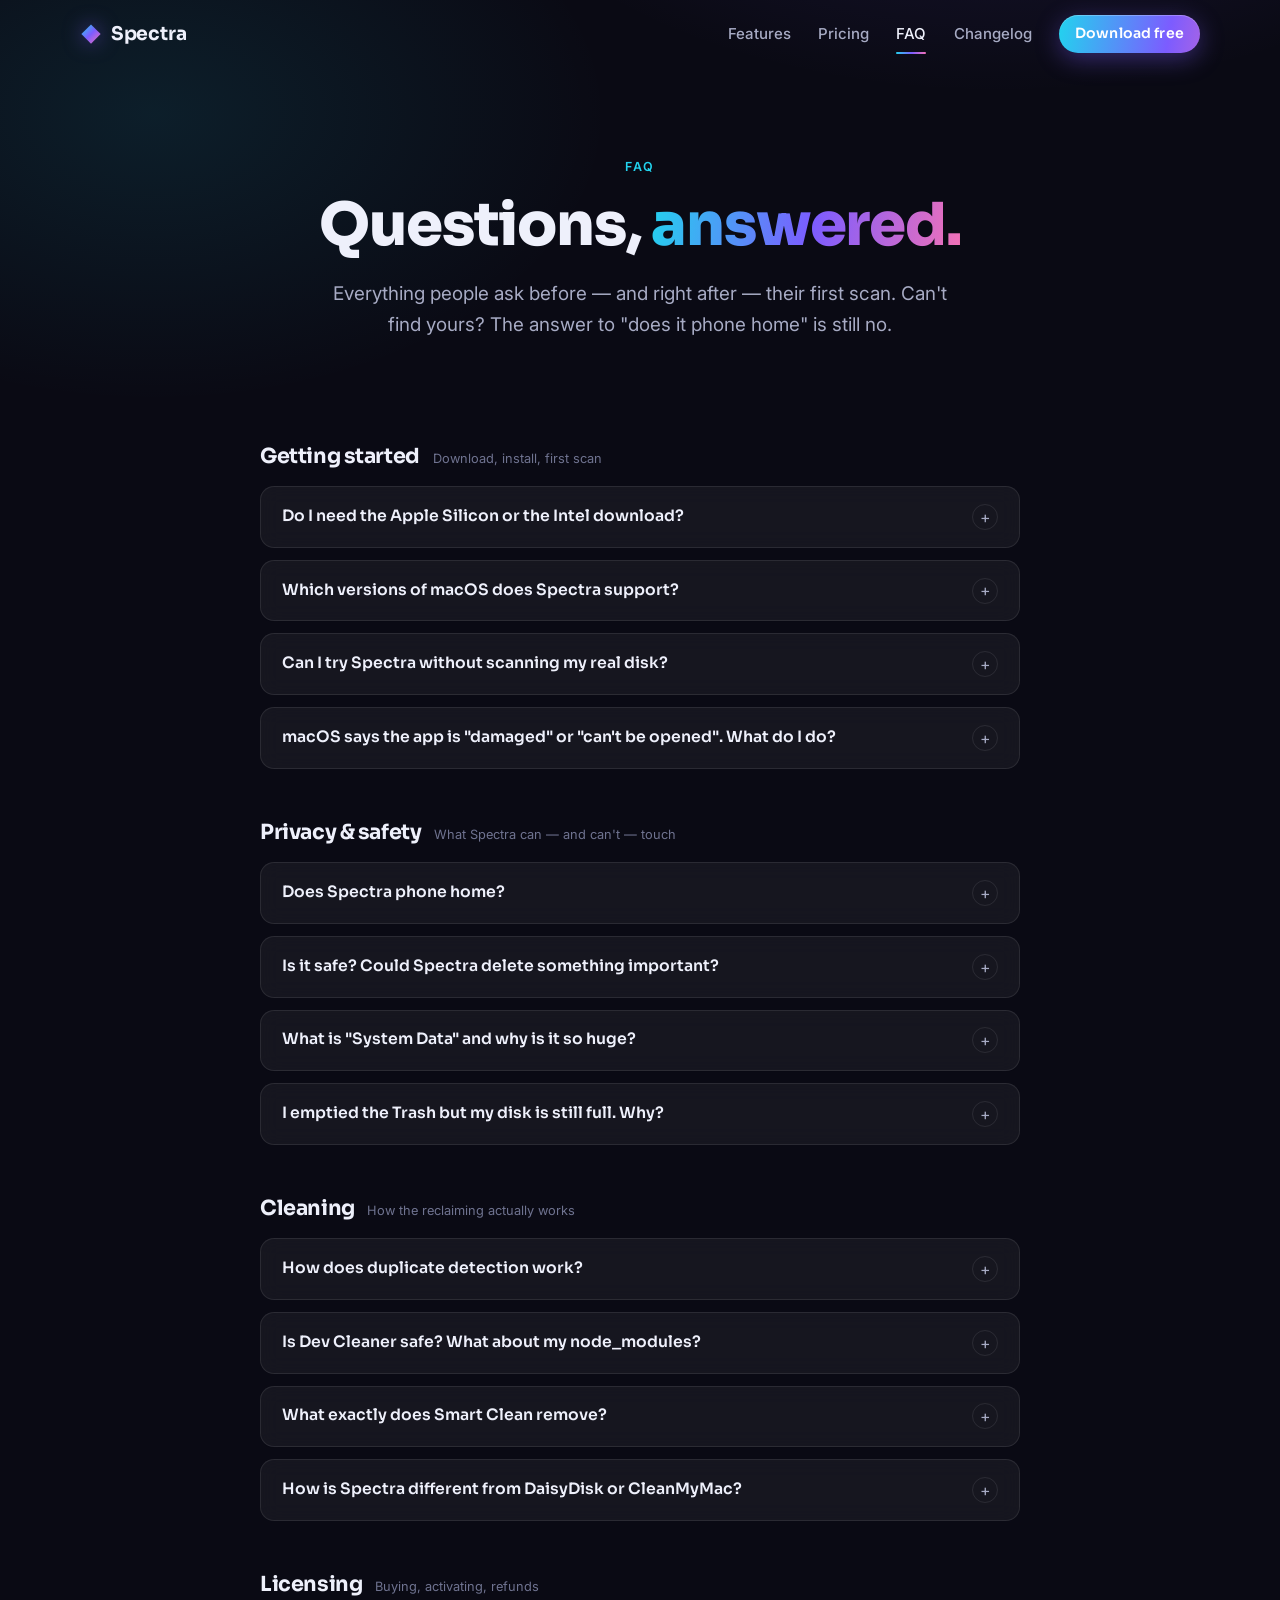
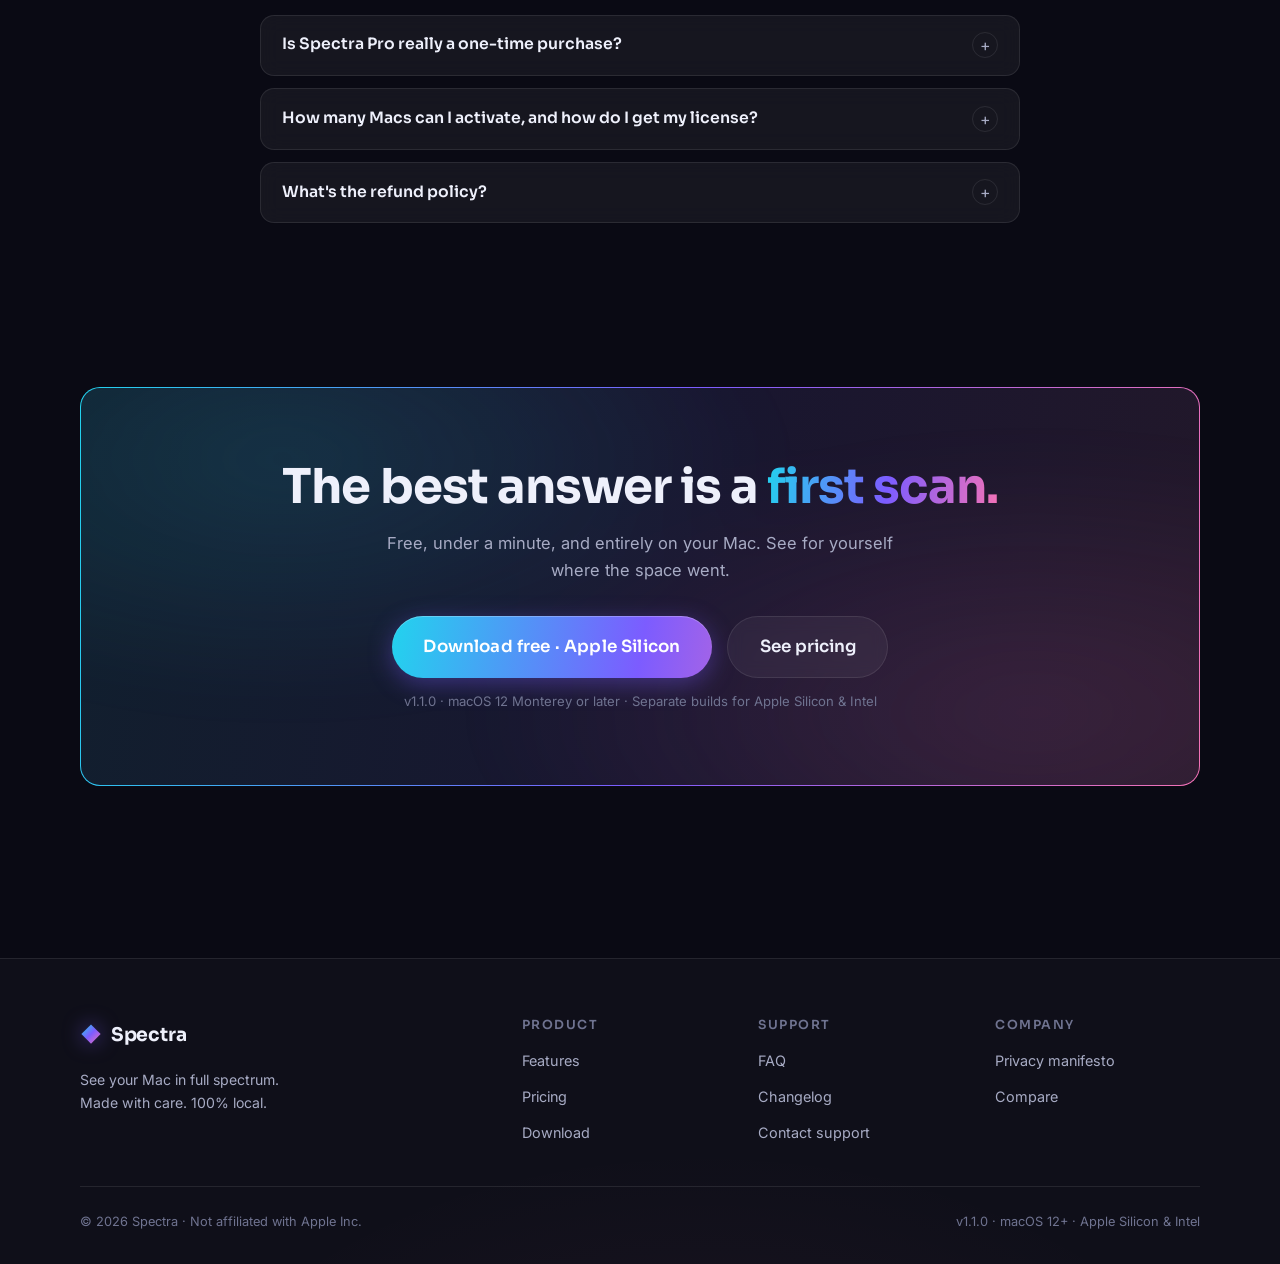
<file: faq.html>
<!DOCTYPE html>
<html lang="en">
<head>
  <meta charset="UTF-8">
  <meta name="viewport" content="width=device-width, initial-scale=1.0">
  <title>FAQ — Getting started, privacy, cleaning &amp; licensing | Spectra</title>
  <meta name="description" content="Answers to common Spectra questions: Apple Silicon vs Intel, macOS requirements, how safe cleaning is, what System Data means, hash-verified duplicate detection, Dev Cleaner safety, Gatekeeper fixes, licensing and refunds.">
  <meta name="theme-color" content="#0a0a14">

  <!-- Open Graph -->
  <meta property="og:type" content="website">
  <meta property="og:site_name" content="Spectra">
  <meta property="og:title" content="Spectra FAQ — questions, answered">
  <meta property="og:description" content="Getting started, privacy &amp; safety, cleaning, and licensing — straight answers about the privacy-first Mac storage analyzer.">
  <meta name="twitter:card" content="summary">
  <meta name="twitter:title" content="Spectra FAQ — questions, answered">
  <meta name="twitter:description" content="Getting started, privacy &amp; safety, cleaning, and licensing — straight answers.">

  <!-- Favicon: spectrum diamond -->
  <link rel="icon" href="data:image/svg+xml,%3Csvg%20xmlns='http://www.w3.org/2000/svg'%20viewBox='0%200%2064%2064'%3E%3Cdefs%3E%3ClinearGradient%20id='g'%20x1='0'%20y1='0'%20x2='1'%20y2='1'%3E%3Cstop%20offset='0'%20stop-color='%2322d3ee'/%3E%3Cstop%20offset='.5'%20stop-color='%237c5cff'/%3E%3Cstop%20offset='1'%20stop-color='%23f472b6'/%3E%3C/linearGradient%3E%3C/defs%3E%3Cpath%20d='M32%204%2060%2032%2032%2060%204%2032Z'%20fill='url(%23g)'/%3E%3C/svg%3E">

  <!-- Fonts -->
  <link rel="preconnect" href="https://fonts.googleapis.com">
  <link rel="preconnect" href="https://fonts.gstatic.com" crossorigin>
  <link href="https://fonts.googleapis.com/css2?family=Inter:wght@400;500;600&family=Sora:wght@600;700;800&display=swap" rel="stylesheet">

  <link rel="stylesheet" href="assets/site.css">
  <script src="assets/site.js" defer></script>
</head>
<body>
  <a class="skip-link" href="#main">Skip to content</a>

  <!-- ================= NAV (shared chrome) ================= -->
  <header class="site-nav">
    <div class="container nav-inner">
      <a class="logo" href="index.html" aria-label="Spectra home">
        <svg class="logo-mark" viewBox="0 0 64 64" aria-hidden="true">
          <defs>
            <linearGradient id="logo-grad" x1="0" y1="0" x2="1" y2="1">
              <stop offset="0" stop-color="#22d3ee"/>
              <stop offset=".5" stop-color="#7c5cff"/>
              <stop offset="1" stop-color="#f472b6"/>
            </linearGradient>
          </defs>
          <path d="M32 4 60 32 32 60 4 32Z" fill="url(#logo-grad)"/>
        </svg>
        Spectra
      </a>
      <button class="nav-toggle" aria-label="Toggle menu" aria-expanded="false">
        <span></span><span></span><span></span>
      </button>
      <nav class="nav-links" aria-label="Primary">
        <a href="index.html#features">Features</a>
        <a href="pricing.html">Pricing</a>
        <a class="is-active" href="faq.html" aria-current="page">FAQ</a>
        <a href="changelog.html">Changelog</a>
        <a class="btn btn-sm" href="download.html">Download free</a>
      </nav>
    </div>
  </header>

  <main id="main">

    <!-- ================= HERO ================= -->
    <section class="page-hero">
      <div class="container">
        <span class="eyebrow">FAQ</span>
        <h1>Questions, <span class="grad-text">answered.</span></h1>
        <p class="lead">Everything people ask before — and right after — their first scan. Can't find yours? The answer to "does it phone home" is still no.</p>
      </div>
    </section>

    <!-- ================= GETTING STARTED ================= -->
    <section class="section--tight">
      <div class="container">

        <div class="faq-group" id="getting-started">
          <div class="faq-group-head">
            <h2>Getting started</h2>
            <span>Download, install, first scan</span>
          </div>
          <div class="faq-list">
            <details class="faq-item reveal">
              <summary>Do I need the Apple Silicon or the Intel download?</summary>
              <div class="faq-a">If your Mac has an M-series chip (M1 or later, roughly 2020 onward), grab the Apple Silicon build; older Macs take the Intel build. Not sure? Open <b>&#63743; menu → About This Mac</b> — the "Chip" line says Apple M-something, the "Processor" line says Intel. Both builds are the same v1.1.0 app, natively compiled for each architecture, and the download page tries to detect the right one for you.
          <details class="faq-item">
            <summary>Can I try it without downloading anything?</summary>
            <div class="faq-a">Yes — <a href="demo/">the live demo</a> is the real Spectra interface running in your browser against a realistic simulated disk. It is the same React app that ships in the download, with a mock data layer instead of your files, so every view works including all ten Pro features. Nothing is scanned and nothing is uploaded; it is also how we test the UI.</div>
          </details>
          <details class="faq-item">
            <summary>What is new in v1.1?</summary>
            <div class="faq-a">Ten Pro features, all of them answering questions other disk tools leave to you: Insights (a storage health score and a forecast of when you actually run out), What Changed (diff two scans), Restore Center (undo any deletion), App Footprint, System Data, Project Radar, File Provenance, Space Rules and Archive &amp; Offload. You can try every one of them in <a href="demo/">the browser demo</a> before you buy. Full detail in the <a href="changelog.html">changelog</a>.</div>
          </details>
          <details class="faq-item">
            <summary>If Spectra deletes something I needed, can I get it back?</summary>
            <div class="faq-a">Yes, twice over. Every deletion goes to the macOS Trash rather than being erased — the single exception is emptying the Trash itself, which is permanent by definition. On top of that, Restore Center records every removal Spectra makes (what, from where, how big, and which screen asked) and puts any of it back in one click. Where it <i>cannot</i> restore — an emptied Trash, or Windows’ Recycle Bin, which only Explorer can restore from — it says so up front instead of failing when you need it.</div>
          </details>
</div>
            </details>
            <details class="faq-item reveal">
              <summary>Which versions of macOS does Spectra support?</summary>
              <div class="faq-a">Spectra requires <b>macOS 12 Monterey or later</b> — that covers Monterey, Ventura, Sonoma, Sequoia and newer. We target Monterey as the floor because it's the oldest release with the file-system and permission APIs Spectra relies on for fast, safe scanning. Anything older, unfortunately, can't run it.</div>
            </details>
            <details class="faq-item reveal">
              <summary>Can I try Spectra without scanning my real disk?</summary>
              <div class="faq-a">Yes — Spectra ships with a built-in <b>demo mode</b> that runs on a realistic sample disk, right in your browser view of the app. You can click through the treemap, run a pretend Smart Clean and explore every feature without touching a single real file. It's included in the free download, with nothing to sign up for.</div>
            </details>
            <details class="faq-item reveal">
              <summary>macOS says the app is "damaged" or "can't be opened". What do I do?</summary>
              <div class="faq-a">That's Gatekeeper being cautious about apps downloaded outside the App Store — Spectra isn't code-signed yet, and current macOS reports unsigned downloads as <em>"damaged and can't be opened"</em> (the file is fine — the <a href="download.html#damaged">download page</a> shows how to verify its checksum). The fix takes ten seconds: after dragging Spectra into Applications, run <code>xattr -cr /Applications/Spectra.app</code> in Terminal, then open the app normally. On older macOS versions, <b>right-click → Open → Open</b> or <b>System Settings → Privacy &amp; Security → Open Anyway</b> may be enough. Never disable Gatekeeper globally — you don't need to.</div>
            </details>
          </div>
        </div>

        <div class="faq-group" id="privacy-safety">
          <div class="faq-group-head">
            <h2>Privacy &amp; safety</h2>
            <span>What Spectra can — and can't — touch</span>
          </div>
          <div class="faq-list">
            <details class="faq-item reveal">
              <summary>Does Spectra phone home?</summary>
              <div class="faq-a">No. Spectra needs no account, sends no telemetry, no analytics, no crash reports, no "anonymized usage data". Scanning, hashing, cleaning and report generation all happen on your Mac, and the results stay there. Unplug the network cable and every feature keeps working — that's the honest test, and Spectra passes it.</div>
            </details>
            <details class="faq-item reveal">
              <summary>Is it safe? Could Spectra delete something important?</summary>
              <div class="faq-a">Spectra is built around three guardrails. First, it never deletes anything on its own — every item is listed for your review and needs an explicit confirm. Second, deletes are <b>Trash-only</b>: nothing is ever hard-deleted, so anything can be restored with one click until you empty the Trash yourself. Third, <b>ignore lists</b> let you fence off folders Spectra must never propose. System-critical paths are excluded from cleaning suggestions entirely.</div>
            </details>
            <details class="faq-item reveal">
              <summary>What is "System Data" and why is it so huge?</summary>
              <div class="faq-a">"System Data" in macOS storage settings is a catch-all bucket: app caches, logs, browser profiles, Time Machine local snapshots, virtual machine images, developer junk and anything else macOS didn't classify. That's exactly what Spectra's Disk X-Ray untangles — instead of one opaque grey bar, you get a treemap where every gigabyte has a name and a folder you can open. Most of the "mystery" usually turns out to be caches and developer leftovers, which Smart Clean and Dev Cleaner handle.</div>
            </details>
            <details class="faq-item reveal">
              <summary>I emptied the Trash but my disk is still full. Why?</summary>
              <div class="faq-a">Two usual suspects. First, <b>APFS local snapshots</b>: macOS keeps point-in-time copies of your disk (mostly for Time Machine), so deleted files can live on inside a snapshot until macOS ages it out — usually within 24 hours. Second, <b>purgeable space</b>: macOS reports some space as used but reclaims it automatically when needed. Spectra's Storage Timeline makes this visible — you'll see free space climb over the hours after a big clean instead of instantly.</div>
            </details>
          </div>
        </div>

        <div class="faq-group" id="cleaning">
          <div class="faq-group-head">
            <h2>Cleaning</h2>
            <span>How the reclaiming actually works</span>
          </div>
          <div class="faq-list">
            <details class="faq-item reveal">
              <summary>How does duplicate detection work?</summary>
              <div class="faq-a">In two passes. Spectra first groups files by exact size — a cheap filter that rules out most of the disk instantly. Surviving candidates are then read and compared by <b>cryptographic hash</b>, so a match means the files are byte-for-byte identical. There is no "similar-looking photo" guesswork and no fuzzy matching: if Spectra calls something a duplicate, it is one. You pick which copy to keep; the rest go to the Trash.</div>
            </details>
            <details class="faq-item reveal">
              <summary>Is Dev Cleaner safe? What about my node_modules?</summary>
              <div class="faq-a">Dev Cleaner only targets artifacts your tools rebuild on demand: Xcode DerivedData and old simulator runtimes, <code>node_modules</code> folders in projects you haven't touched in months, dangling Docker images, and package-manager caches (npm, yarn, pnpm, Homebrew, CocoaPods). Deleting a <b>node_modules regenerates completely with one <code>npm install</code></b> — your source code and lockfiles are never touched. Everything is itemized per project before you confirm, and active projects can be added to the ignore list.</div>
            </details>
            <details class="faq-item reveal">
              <summary>What exactly does Smart Clean remove?</summary>
              <div class="faq-a">Five reviewed categories: user app caches, old logs, browser junk (stale caches and leftover profiles from browsers you've removed), forgotten installers (<code>.dmg</code> and <code>.pkg</code> files in Downloads), and stale iOS device backups. Each category is pre-scanned and itemized with sizes; nothing is pre-selected behind your back, and everything goes to the Trash after your confirm — never straight to oblivion.</div>
            </details>
            <details class="faq-item reveal">
              <summary>How is Spectra different from DaisyDisk or CleanMyMac?</summary>
              <div class="faq-a">DaisyDisk is a beautiful visual analyzer; CleanMyMac is a subscription cleaning suite. Spectra is deliberately both, plus a monitor: an interactive treemap <em>and</em> sunburst analyzer, a full cleaning toolkit (Smart Clean, Dev Cleaner, hash-verified duplicates, uninstaller, startup manager), and live system stats with a storage timeline — in one app, 100% local, for a <b>one-time $11.99</b> instead of a yearly fee. If you're a developer, the dedicated Dev Cleaner alone usually pays the difference in reclaimed gigabytes.</div>
            </details>
          </div>
        </div>

        <div class="faq-group" id="licensing">
          <div class="faq-group-head">
            <h2>Licensing</h2>
            <span>Buying, activating, refunds</span>
          </div>
          <div class="faq-list">
            <details class="faq-item reveal">
              <summary>Is Spectra Pro really a one-time purchase?</summary>
              <div class="faq-a">Really. US$11.99 once — a launch price, regularly $16.99 — and Pro is yours for life, including all updates in the 1.x series. There is no subscription and never will be. If a paid major upgrade ever ships, it will be optional and discounted for existing owners, and your version keeps working.</div>
            </details>
            <details class="faq-item reveal">
              <summary>How many Macs can I activate, and how do I get my license?</summary>
              <div class="faq-a">One license covers up to <b>3 Macs</b>. Your license key arrives <b>by email</b> within minutes of purchase — paste it into Spectra once per machine and you're set. No account is created; the key is your proof of purchase. Swapping machines is fine: deactivate the old Mac inside the app and activate the new one.</div>
            </details>
            <details class="faq-item reveal">
              <summary>What's the refund policy?</summary>
              <div class="faq-a">A 15-day money-back guarantee, no questions asked. If Spectra Pro isn't for you, reply to your license email within 15 days of purchase and you get a full refund — and the free tier remains yours to keep using. Students and educators also get 30% off; see the <a href="pricing.html#purchase-faq" style="text-decoration:underline">purchase FAQ</a> for details.</div>
            </details>
          </div>
        </div>

      </div>
    </section>

    <!-- ================= FINAL CTA ================= -->
    <section class="section">
      <div class="container">
        <div class="cta-band grad-border reveal">
          <h2>The best answer is a <span class="grad-text">first scan.</span></h2>
          <p>Free, under a minute, and entirely on your Mac. See for yourself where the space went.</p>
          <div class="hero-ctas">
            <a class="btn btn-lg js-download" href="https://github.com/prashant1998gupta/spectra/releases/download/v1.1.0/Spectra-1.1.0-arm64.dmg" data-live>Download free · Apple Silicon</a>
            <a class="btn-ghost btn-lg" href="pricing.html">See pricing</a>
          </div>
          <span class="btn-note">v1.1.0 · macOS 12 Monterey or later · Separate builds for Apple Silicon &amp; Intel</span>
        </div>
      </div>
    </section>

  </main>

  <!-- ================= FOOTER (shared chrome) ================= -->
  <footer class="site-footer">
    <div class="container">
      <div class="footer-grid">
        <div class="footer-brand">
          <a class="logo" href="index.html">
            <svg class="logo-mark" viewBox="0 0 64 64" aria-hidden="true">
              <defs>
                <linearGradient id="logo-grad-f" x1="0" y1="0" x2="1" y2="1">
                  <stop offset="0" stop-color="#22d3ee"/>
                  <stop offset=".5" stop-color="#7c5cff"/>
                  <stop offset="1" stop-color="#f472b6"/>
                </linearGradient>
              </defs>
              <path d="M32 4 60 32 32 60 4 32Z" fill="url(#logo-grad-f)"/>
            </svg>
            Spectra
          </a>
          <p>See your Mac in full spectrum.<br>Made with care. 100% local.</p>
        </div>
        <div class="footer-col">
          <h4>Product</h4>
          <ul>
            <li><a href="index.html#features">Features</a></li>
            <li><a href="pricing.html">Pricing</a></li>
            <li><a href="download.html">Download</a></li>
          </ul>
        </div>
        <div class="footer-col">
          <h4>Support</h4>
          <ul>
            <li><a href="faq.html">FAQ</a></li>
            <li><a href="changelog.html">Changelog</a></li>
            <li><a href="https://github.com/prashant1998gupta/spectra/issues">Contact support</a></li>
          </ul>
        </div>
        <div class="footer-col">
          <h4>Company</h4>
          <ul>
            <li><a href="index.html#privacy">Privacy manifesto</a></li>
            <li><a href="index.html#compare">Compare</a></li>
          </ul>
        </div>
      </div>
      <div class="footer-bottom">
        <span>© <span data-year>2026</span> Spectra · Not affiliated with Apple Inc.</span>
        <span>v1.1.0 · macOS 12+ · Apple Silicon &amp; Intel</span>
      </div>
    </div>
  </footer>
</body>
</html>
</file>
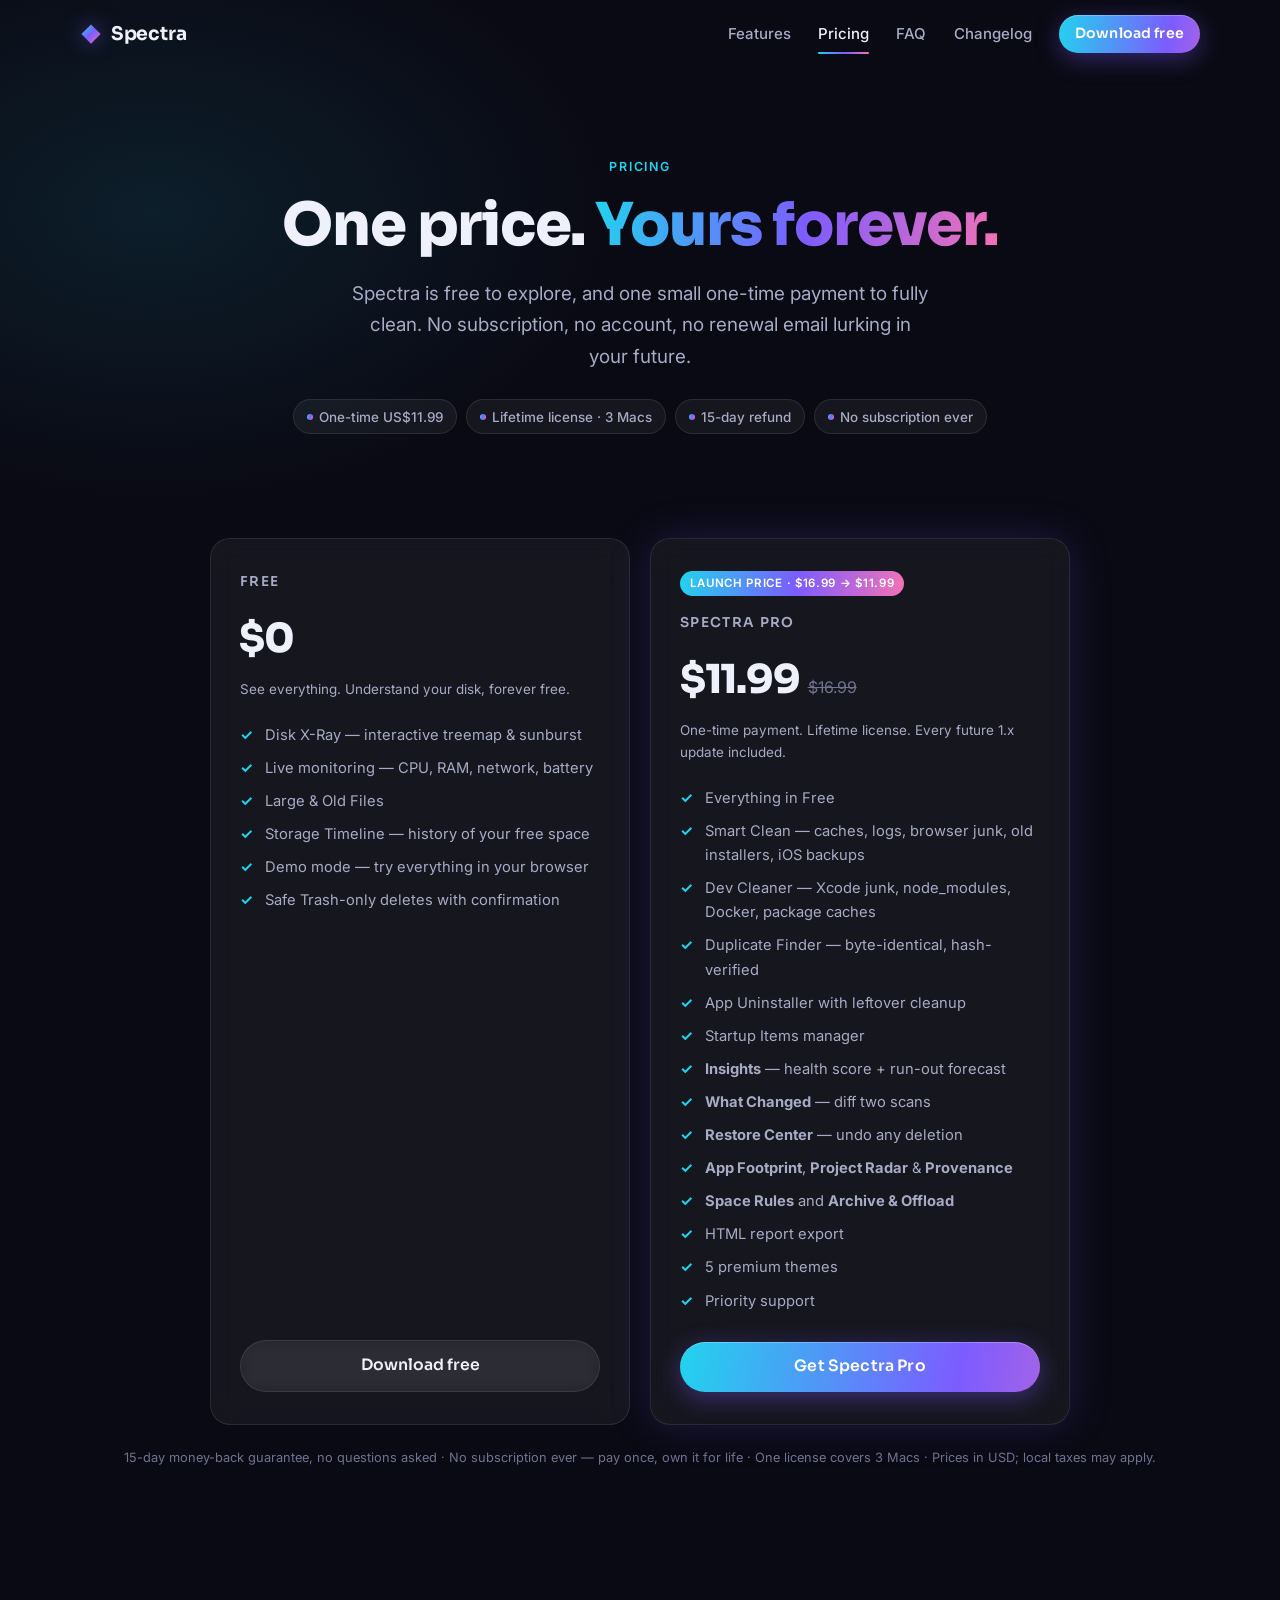
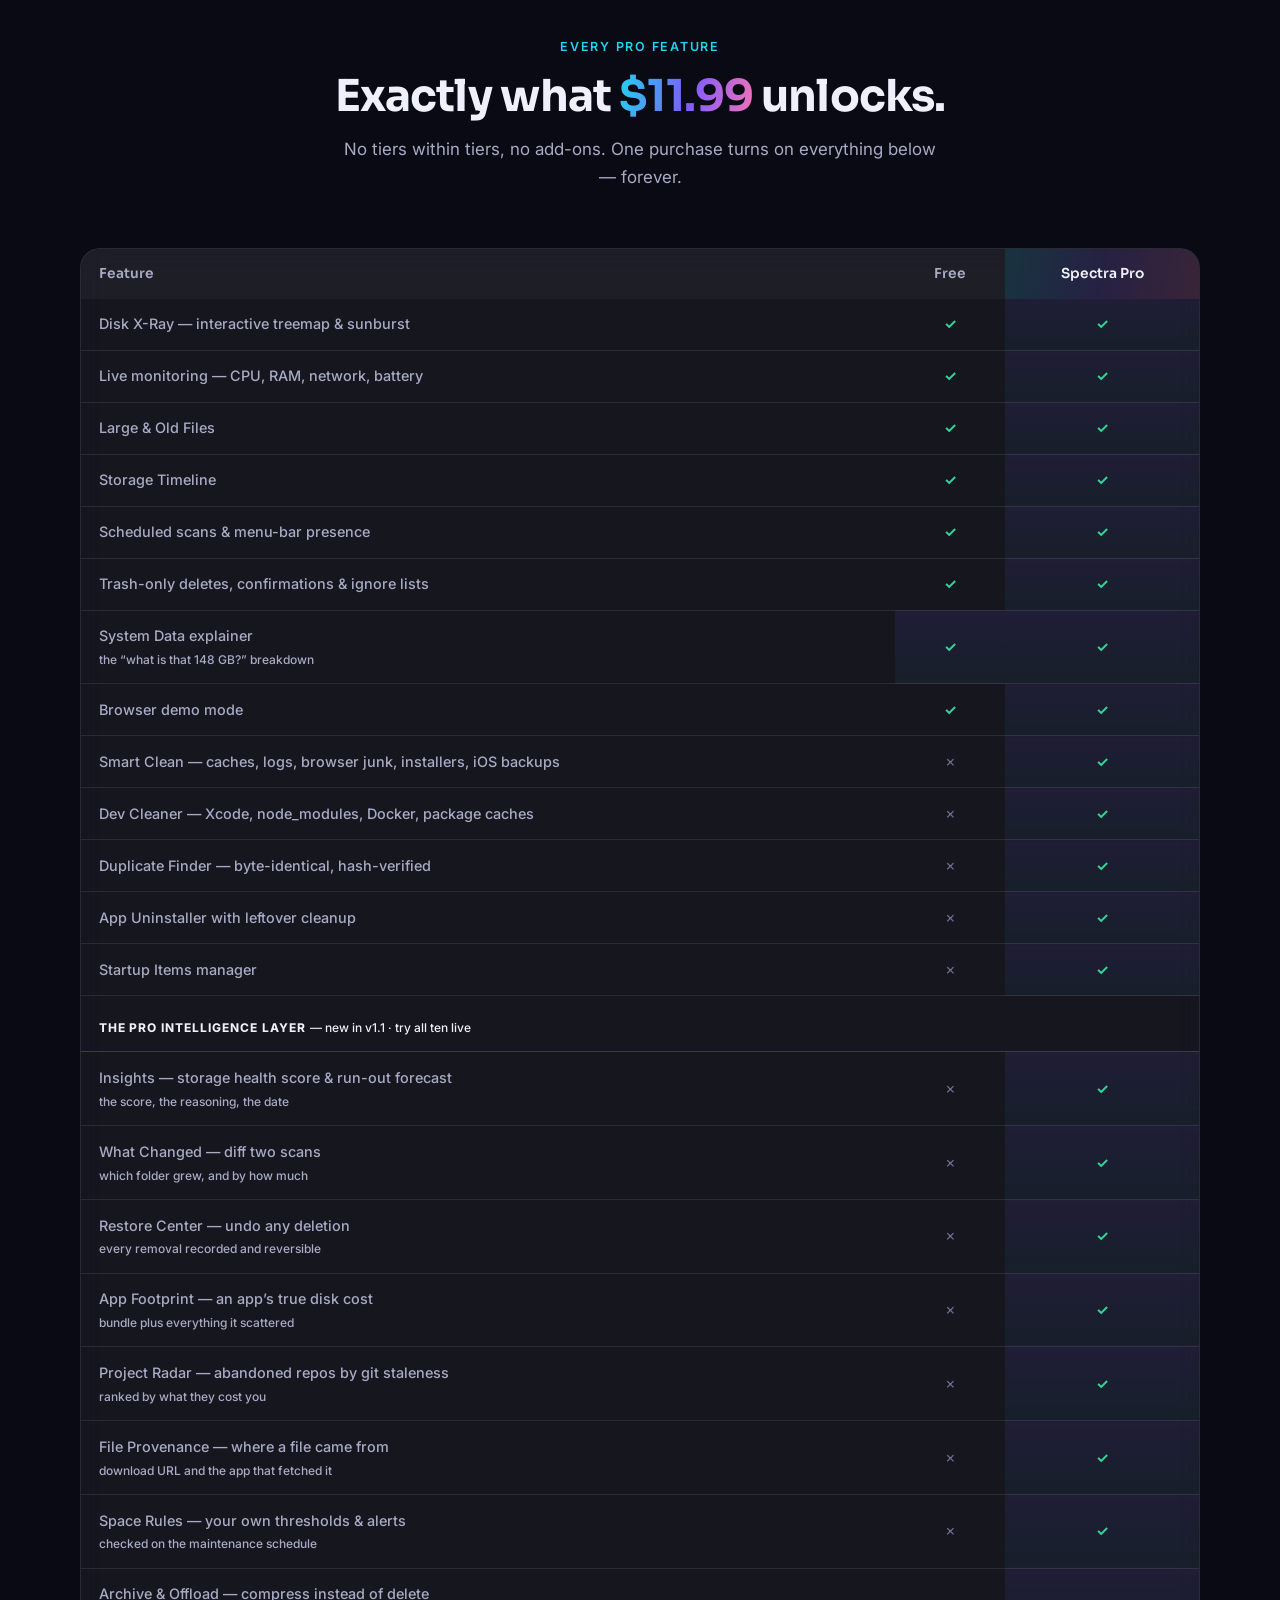
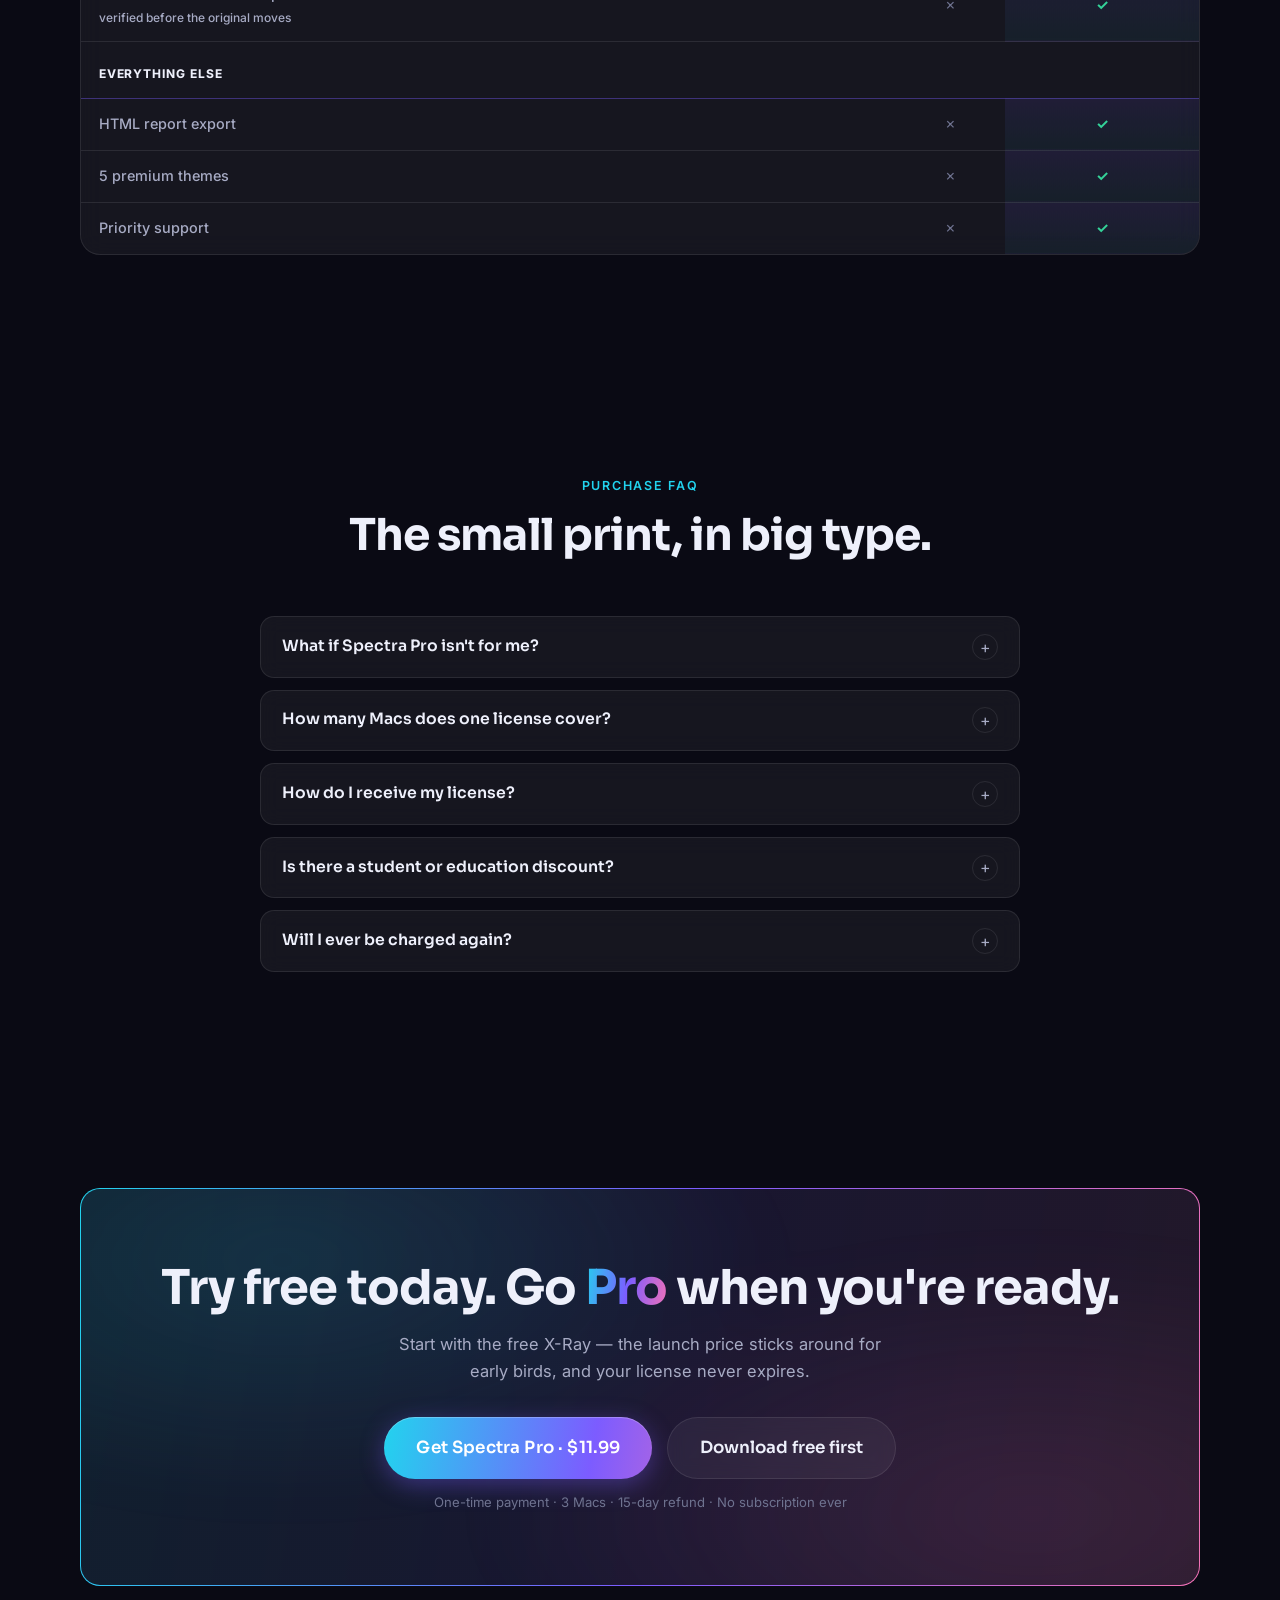
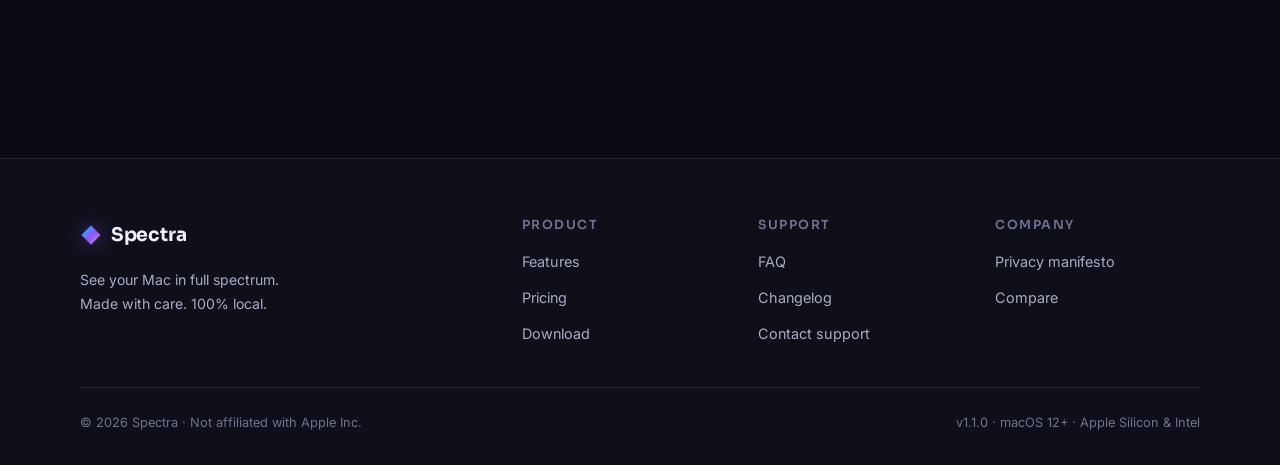
<file: pricing.html>
<!DOCTYPE html>
<html lang="en">
<head>
  <meta charset="UTF-8">
  <meta name="viewport" content="width=device-width, initial-scale=1.0">
  <title>Pricing — Spectra Pro is US$11.99 once, yours forever | Spectra</title>
  <meta name="description" content="Spectra pricing: a generous free tier for understanding your Mac's storage, and Spectra Pro for a one-time US$11.99 (launch price, regularly $16.99). Lifetime license for 3 Macs, 15-day refund, no subscription ever.">
  <meta name="theme-color" content="#0a0a14">

  <!-- Open Graph -->
  <meta property="og:type" content="website">
  <meta property="og:site_name" content="Spectra">
  <meta property="og:title" content="Spectra pricing — one price, yours forever">
  <meta property="og:description" content="Free tier for analysis. Spectra Pro is US$11.99 once — lifetime, 3 Macs, 15-day refund, no subscription ever.">
  <meta name="twitter:card" content="summary">
  <meta name="twitter:title" content="Spectra pricing — one price, yours forever">
  <meta name="twitter:description" content="Free tier for analysis. Pro is US$11.99 once — lifetime, no subscription ever.">

  <!-- Favicon: spectrum diamond -->
  <link rel="icon" href="data:image/svg+xml,%3Csvg%20xmlns='http://www.w3.org/2000/svg'%20viewBox='0%200%2064%2064'%3E%3Cdefs%3E%3ClinearGradient%20id='g'%20x1='0'%20y1='0'%20x2='1'%20y2='1'%3E%3Cstop%20offset='0'%20stop-color='%2322d3ee'/%3E%3Cstop%20offset='.5'%20stop-color='%237c5cff'/%3E%3Cstop%20offset='1'%20stop-color='%23f472b6'/%3E%3C/linearGradient%3E%3C/defs%3E%3Cpath%20d='M32%204%2060%2032%2032%2060%204%2032Z'%20fill='url(%23g)'/%3E%3C/svg%3E">

  <!-- Fonts -->
  <link rel="preconnect" href="https://fonts.googleapis.com">
  <link rel="preconnect" href="https://fonts.gstatic.com" crossorigin>
  <link href="https://fonts.googleapis.com/css2?family=Inter:wght@400;500;600&family=Sora:wght@600;700;800&display=swap" rel="stylesheet">

  <link rel="stylesheet" href="assets/site.css">
  <script src="assets/site.js" defer></script>
</head>
<body>
  <a class="skip-link" href="#main">Skip to content</a>

  <!-- ================= NAV (shared chrome) ================= -->
  <header class="site-nav">
    <div class="container nav-inner">
      <a class="logo" href="index.html" aria-label="Spectra home">
        <svg class="logo-mark" viewBox="0 0 64 64" aria-hidden="true">
          <defs>
            <linearGradient id="logo-grad" x1="0" y1="0" x2="1" y2="1">
              <stop offset="0" stop-color="#22d3ee"/>
              <stop offset=".5" stop-color="#7c5cff"/>
              <stop offset="1" stop-color="#f472b6"/>
            </linearGradient>
          </defs>
          <path d="M32 4 60 32 32 60 4 32Z" fill="url(#logo-grad)"/>
        </svg>
        Spectra
      </a>
      <button class="nav-toggle" aria-label="Toggle menu" aria-expanded="false">
        <span></span><span></span><span></span>
      </button>
      <nav class="nav-links" aria-label="Primary">
        <a href="index.html#features">Features</a>
        <a class="is-active" href="pricing.html" aria-current="page">Pricing</a>
        <a href="faq.html">FAQ</a>
        <a href="changelog.html">Changelog</a>
        <a class="btn btn-sm" href="download.html">Download free</a>
      </nav>
    </div>
  </header>

  <main id="main">

    <!-- ================= HERO ================= -->
    <section class="page-hero">
      <div class="container">
        <span class="eyebrow">Pricing</span>
        <h1>One price. <span class="grad-text">Yours forever.</span></h1>
        <p class="lead">Spectra is free to explore, and one small one-time payment to fully clean. No subscription, no account, no renewal email lurking in your future.</p>
        <ul class="chips" aria-label="Purchase guarantees">
          <li class="chip">One-time US$11.99</li>
          <li class="chip">Lifetime license · 3 Macs</li>
          <li class="chip">15-day refund</li>
          <li class="chip">No subscription ever</li>
        </ul>
      </div>
    </section>

    <!-- ================= PLANS ================= -->
    <section class="section--tight" id="plans">
      <div class="container">
        <div class="price-grid">
          <div class="price-card reveal">
            <span class="price-plan">Free</span>
            <div class="price-tag"><b>$0</b></div>
            <p class="price-sub">See everything. Understand your disk, forever free.</p>
            <ul class="price-list">
              <li>Disk X-Ray — interactive treemap &amp; sunburst</li>
              <li>Live monitoring — CPU, RAM, network, battery</li>
              <li>Large &amp; Old Files</li>
              <li>Storage Timeline — history of your free space</li>
              <li>Demo mode — try everything in your browser</li>
              <li>Safe Trash-only deletes with confirmation</li>
            </ul>
            <a class="btn-ghost js-download" href="https://github.com/prashant1998gupta/spectra/releases/latest" data-live>Download free</a>
          </div>

          <div class="price-card grad-border reveal">
            <span class="price-flag">Launch price · $16.99 → $11.99</span>
            <span class="price-plan">Spectra Pro</span>
            <div class="price-tag"><b>$11.99</b><span class="was">$16.99</span></div>
            <p class="price-sub">One-time payment. Lifetime license. Every future 1.x update included.</p>
            <ul class="price-list">
              <li>Everything in Free</li>
              <li>Smart Clean — caches, logs, browser junk, old installers, iOS backups</li>
              <li>Dev Cleaner — Xcode junk, node_modules, Docker, package caches</li>
              <li>Duplicate Finder — byte-identical, hash-verified</li>
              <li>App Uninstaller with leftover cleanup</li>
              <li>Startup Items manager</li>
              <li><b>Insights</b> — health score + run-out forecast</li>
              <li><b>What Changed</b> — diff two scans</li>
              <li><b>Restore Center</b> — undo any deletion</li>
              <li><b>App Footprint</b>, <b>Project Radar</b> &amp; <b>Provenance</b></li>
              <li><b>Space Rules</b> and <b>Archive &amp; Offload</b></li>
              <li>HTML report export</li>
              <li>5 premium themes</li>
              <li>Priority support</li>
            </ul>
            <a class="btn js-buy" href="#">Get Spectra Pro</a>
          </div>
        </div>

        <p class="price-fineprint">15-day money-back guarantee, no questions asked · No subscription ever — pay once, own it for life · One license covers 3 Macs · Prices in USD; local taxes may apply.</p>
      </div>
    </section>

    <!-- ================= EVERY PRO FEATURE ================= -->
    <section class="section" id="pro-features">
      <div class="container">
        <div class="section-head section-head--center">
          <span class="eyebrow">Every Pro feature</span>
          <h2>Exactly what <span class="grad-text">$11.99</span> unlocks.</h2>
          <p>No tiers within tiers, no add-ons. One purchase turns on everything below — forever.</p>
        </div>

        <div class="table-wrap reveal">
          <table class="compare">
            <thead>
              <tr>
                <th scope="col">Feature</th>
                <th scope="col">Free</th>
                <th scope="col" class="col-spectra">Spectra Pro</th>
              </tr>
            </thead>
            <tbody>
              <tr>
                <th scope="row">Disk X-Ray — interactive treemap &amp; sunburst</th>
                <td><span class="mark-yes">✓</span></td>
                <td class="col-spectra"><span class="mark-yes">✓</span></td>
              </tr>
              <tr>
                <th scope="row">Live monitoring — CPU, RAM, network, battery</th>
                <td><span class="mark-yes">✓</span></td>
                <td class="col-spectra"><span class="mark-yes">✓</span></td>
              </tr>
              <tr>
                <th scope="row">Large &amp; Old Files</th>
                <td><span class="mark-yes">✓</span></td>
                <td class="col-spectra"><span class="mark-yes">✓</span></td>
              </tr>
              <tr>
                <th scope="row">Storage Timeline</th>
                <td><span class="mark-yes">✓</span></td>
                <td class="col-spectra"><span class="mark-yes">✓</span></td>
              </tr>
              <tr>
                <th scope="row">Scheduled scans &amp; menu-bar presence</th>
                <td><span class="mark-yes">✓</span></td>
                <td class="col-spectra"><span class="mark-yes">✓</span></td>
              </tr>
              <tr>
                <th scope="row">Trash-only deletes, confirmations &amp; ignore lists</th>
                <td><span class="mark-yes">✓</span></td>
                <td class="col-spectra"><span class="mark-yes">✓</span></td>
              </tr>
              <tr>
                <th scope="row">System Data explainer <span class="feat-sub">the “what is that 148&nbsp;GB?” breakdown</span></th>
                <td class="col-spectra"><span class="mark-yes">✓</span></td>
                <td class="col-spectra"><span class="mark-yes">✓</span></td>
              </tr>
              <tr>
                <th scope="row">Browser demo mode</th>
                <td><span class="mark-yes">✓</span></td>
                <td class="col-spectra"><span class="mark-yes">✓</span></td>
              </tr>
              <tr>
                <th scope="row">Smart Clean — caches, logs, browser junk, installers, iOS backups</th>
                <td><span class="mark-no">✗</span></td>
                <td class="col-spectra"><span class="mark-yes">✓</span></td>
              </tr>
              <tr>
                <th scope="row">Dev Cleaner — Xcode, node_modules, Docker, package caches</th>
                <td><span class="mark-no">✗</span></td>
                <td class="col-spectra"><span class="mark-yes">✓</span></td>
              </tr>
              <tr>
                <th scope="row">Duplicate Finder — byte-identical, hash-verified</th>
                <td><span class="mark-no">✗</span></td>
                <td class="col-spectra"><span class="mark-yes">✓</span></td>
              </tr>
              <tr>
                <th scope="row">App Uninstaller with leftover cleanup</th>
                <td><span class="mark-no">✗</span></td>
                <td class="col-spectra"><span class="mark-yes">✓</span></td>
              </tr>
              <tr>
                <th scope="row">Startup Items manager</th>
                <td><span class="mark-no">✗</span></td>
                <td class="col-spectra"><span class="mark-yes">✓</span></td>
              </tr>
              <tr class="cmp-divider">
                <th scope="row" colspan="3">The Pro intelligence layer <span class="cmp-divider-note">— new in v1.1 · <a href="demo/">try all ten live</a></span></th>
              </tr>
              <tr>
                <th scope="row">Insights — storage health score &amp; run-out forecast <span class="feat-sub">the score, the reasoning, the date</span></th>
                <td><span class="mark-no">✗</span></td>
                <td class="col-spectra"><span class="mark-yes">✓</span></td>
              </tr>
              <tr>
                <th scope="row">What Changed — diff two scans <span class="feat-sub">which folder grew, and by how much</span></th>
                <td><span class="mark-no">✗</span></td>
                <td class="col-spectra"><span class="mark-yes">✓</span></td>
              </tr>
              <tr>
                <th scope="row">Restore Center — undo any deletion <span class="feat-sub">every removal recorded and reversible</span></th>
                <td><span class="mark-no">✗</span></td>
                <td class="col-spectra"><span class="mark-yes">✓</span></td>
              </tr>
              <tr>
                <th scope="row">App Footprint — an app’s true disk cost <span class="feat-sub">bundle plus everything it scattered</span></th>
                <td><span class="mark-no">✗</span></td>
                <td class="col-spectra"><span class="mark-yes">✓</span></td>
              </tr>
              <tr>
                <th scope="row">Project Radar — abandoned repos by git staleness <span class="feat-sub">ranked by what they cost you</span></th>
                <td><span class="mark-no">✗</span></td>
                <td class="col-spectra"><span class="mark-yes">✓</span></td>
              </tr>
              <tr>
                <th scope="row">File Provenance — where a file came from <span class="feat-sub">download URL and the app that fetched it</span></th>
                <td><span class="mark-no">✗</span></td>
                <td class="col-spectra"><span class="mark-yes">✓</span></td>
              </tr>
              <tr>
                <th scope="row">Space Rules — your own thresholds &amp; alerts <span class="feat-sub">checked on the maintenance schedule</span></th>
                <td><span class="mark-no">✗</span></td>
                <td class="col-spectra"><span class="mark-yes">✓</span></td>
              </tr>
              <tr>
                <th scope="row">Archive &amp; Offload — compress instead of delete <span class="feat-sub">verified before the original moves</span></th>
                <td><span class="mark-no">✗</span></td>
                <td class="col-spectra"><span class="mark-yes">✓</span></td>
              </tr>
              <tr class="cmp-divider">
                <th scope="row" colspan="3">Everything else</th>
              </tr>
              <tr>
                <th scope="row">HTML report export</th>
                <td><span class="mark-no">✗</span></td>
                <td class="col-spectra"><span class="mark-yes">✓</span></td>
              </tr>
              <tr>
                <th scope="row">5 premium themes</th>
                <td><span class="mark-no">✗</span></td>
                <td class="col-spectra"><span class="mark-yes">✓</span></td>
              </tr>
              <tr>
                <th scope="row">Priority support</th>
                <td><span class="mark-no">✗</span></td>
                <td class="col-spectra"><span class="mark-yes">✓</span></td>
              </tr>
            </tbody>
          </table>
        </div>
      </div>
    </section>

    <!-- ================= PURCHASE FAQ ================= -->
    <section class="section" id="purchase-faq">
      <div class="container">
        <div class="section-head section-head--center">
          <span class="eyebrow">Purchase FAQ</span>
          <h2>The small print, in big type.</h2>
        </div>

        <div class="faq-list">
          <details class="faq-item reveal">
            <summary>What if Spectra Pro isn't for me?</summary>
            <div class="faq-a">Every purchase comes with a 15-day money-back guarantee, no questions asked. Reply to your license email within 15 days of buying and we refund you in full — you keep using the free tier as long as you like.</div>
          </details>
          <details class="faq-item reveal">
            <summary>How many Macs does one license cover?</summary>
            <div class="faq-a">One Spectra Pro license activates up to <b>3 Macs</b> — say, your desktop, your laptop and the family iMac. Replacing a machine? Deactivate the old one from within the app and activate the new one; the count never gets stuck.</div>
          </details>
          <details class="faq-item reveal">
            <summary>How do I receive my license?</summary>
            <div class="faq-a">By email, within minutes of purchase. You'll get a license key and a receipt; paste the key into Spectra once and you're done. No account is ever created — the key itself is your proof of purchase, so keep the email safe. Lost it? <a href="https://github.com/prashant1998gupta/spectra/issues">Open a support request</a> and we'll resend it — mention that it's a lost key, but never post your purchase address publicly; we'll ask for it privately.</div>
          </details>
          <details class="faq-item reveal">
            <summary>Is there a student or education discount?</summary>
            <div class="faq-a">Yes — students, teachers and academic staff get <b>30% off</b> Spectra Pro. Write to support from your institutional email address (or attach proof of enrollment) and we'll send you a personal discount code.</div>
          </details>
          <details class="faq-item reveal">
            <summary>Will I ever be charged again?</summary>
            <div class="faq-a">No. Spectra Pro is a one-time purchase — there is no subscription and never will be. Your license includes all updates in the 1.x series. If a paid major upgrade ever ships years from now, it will be optional, discounted for existing owners, and your current version keeps working forever.</div>
          </details>
        </div>
      </div>
    </section>

    <!-- ================= FINAL CTA ================= -->
    <section class="section">
      <div class="container">
        <div class="cta-band grad-border reveal">
          <h2>Try free today. Go <span class="grad-text">Pro</span> when you're ready.</h2>
          <p>Start with the free X-Ray — the launch price sticks around for early birds, and your license never expires.</p>
          <div class="hero-ctas">
            <a class="btn btn-lg js-buy" href="#">Get Spectra Pro · $11.99</a>
            <a class="btn-ghost btn-lg" href="download.html">Download free first</a>
          </div>
          <span class="btn-note">One-time payment · 3 Macs · 15-day refund · No subscription ever</span>
        </div>
      </div>
    </section>

  </main>

  <!-- ================= FOOTER (shared chrome) ================= -->
  <footer class="site-footer">
    <div class="container">
      <div class="footer-grid">
        <div class="footer-brand">
          <a class="logo" href="index.html">
            <svg class="logo-mark" viewBox="0 0 64 64" aria-hidden="true">
              <defs>
                <linearGradient id="logo-grad-f" x1="0" y1="0" x2="1" y2="1">
                  <stop offset="0" stop-color="#22d3ee"/>
                  <stop offset=".5" stop-color="#7c5cff"/>
                  <stop offset="1" stop-color="#f472b6"/>
                </linearGradient>
              </defs>
              <path d="M32 4 60 32 32 60 4 32Z" fill="url(#logo-grad-f)"/>
            </svg>
            Spectra
          </a>
          <p>See your Mac in full spectrum.<br>Made with care. 100% local.</p>
        </div>
        <div class="footer-col">
          <h4>Product</h4>
          <ul>
            <li><a href="index.html#features">Features</a></li>
            <li><a href="pricing.html">Pricing</a></li>
            <li><a href="download.html">Download</a></li>
          </ul>
        </div>
        <div class="footer-col">
          <h4>Support</h4>
          <ul>
            <li><a href="faq.html">FAQ</a></li>
            <li><a href="changelog.html">Changelog</a></li>
            <li><a href="https://github.com/prashant1998gupta/spectra/issues">Contact support</a></li>
          </ul>
        </div>
        <div class="footer-col">
          <h4>Company</h4>
          <ul>
            <li><a href="index.html#privacy">Privacy manifesto</a></li>
            <li><a href="index.html#compare">Compare</a></li>
          </ul>
        </div>
      </div>
      <div class="footer-bottom">
        <span>© <span data-year>2026</span> Spectra · Not affiliated with Apple Inc.</span>
        <span>v1.1.0 · macOS 12+ · Apple Silicon &amp; Intel</span>
      </div>
    </div>
  </footer>
</body>
</html>
</file>
<file: assets/site.css>
/* =========================================================================
   Spectra — shared stylesheet (Aurora design language)
   Used by: index.html, pricing.html, faq.html, changelog.html, download.html
   ========================================================================= */

/* -------------------------------------------------------------------------
   1. Tokens
   ------------------------------------------------------------------------- */
:root {
  /* Color */
  --bg: #0a0a14;
  --bg-raise: #10101e;
  --text: #eef0fb;
  --muted: #a7abc4;
  --faint: #6f7390;
  --line: rgba(255, 255, 255, 0.09);
  --glass: rgba(255, 255, 255, 0.05);
  --glass-strong: rgba(255, 255, 255, 0.08);
  --cyan: #22d3ee;
  --violet: #7c5cff;
  --magenta: #f472b6;
  --grad: linear-gradient(100deg, var(--cyan) 0%, var(--violet) 52%, var(--magenta) 100%);
  --grad-soft: linear-gradient(100deg, rgba(34, 211, 238, 0.16), rgba(124, 92, 255, 0.16), rgba(244, 114, 182, 0.16));
  --ok: #34d399;
  --warn: #fbbf24;

  /* Shape & depth */
  --radius-sm: 10px;
  --radius: 14px;
  --radius-lg: 20px;
  --shadow: 0 18px 50px rgba(0, 0, 0, 0.45);
  --shadow-soft: 0 8px 30px rgba(0, 0, 0, 0.30);
  --glow-cyan: 0 0 34px rgba(34, 211, 238, 0.28);
  --glow-violet: 0 0 34px rgba(124, 92, 255, 0.30);

  /* Type */
  --font-display: "Sora", -apple-system, BlinkMacSystemFont, "Segoe UI", sans-serif;
  --font-text: "Inter", -apple-system, BlinkMacSystemFont, "Segoe UI", Helvetica, Arial, sans-serif;

  /* Layout */
  --container: 1120px;
  --nav-h: 68px;
}

/* -------------------------------------------------------------------------
   2. Base / reset
   ------------------------------------------------------------------------- */
*,
*::before,
*::after {
  box-sizing: border-box;
  margin: 0;
  padding: 0;
}

html {
  scroll-behavior: smooth;
  scroll-padding-top: calc(var(--nav-h) + 16px);
}

body {
  font-family: var(--font-text);
  font-size: 16.5px;
  line-height: 1.65;
  color: var(--text);
  background-color: var(--bg);
  background-image:
    radial-gradient(900px 520px at 78% -8%, rgba(124, 92, 255, 0.16), transparent 62%),
    radial-gradient(760px 480px at 12% 4%, rgba(34, 211, 238, 0.10), transparent 60%),
    radial-gradient(900px 620px at 55% 110%, rgba(244, 114, 182, 0.07), transparent 65%);
  background-repeat: no-repeat;
  overflow-x: clip;
  -webkit-font-smoothing: antialiased;
  text-rendering: optimizeLegibility;
}

img,
svg {
  max-width: 100%;
  display: block;
}

a {
  color: inherit;
  text-decoration: none;
}

button {
  font: inherit;
  color: inherit;
  background: none;
  border: 0;
  cursor: pointer;
}

ul,
ol {
  list-style: none;
}

::selection {
  background: rgba(124, 92, 255, 0.45);
  color: #fff;
}

h1, h2, h3, h4 {
  font-family: var(--font-display);
  font-weight: 700;
  line-height: 1.12;
  letter-spacing: -0.02em;
  text-wrap: balance;
}

h1 { font-size: clamp(2.5rem, 6.2vw, 4.35rem); font-weight: 800; }
h2 { font-size: clamp(1.85rem, 3.6vw, 2.75rem); }
h3 { font-size: clamp(1.2rem, 2vw, 1.45rem); }

p { text-wrap: pretty; }

.skip-link {
  position: absolute;
  left: -999px;
  top: 8px;
  z-index: 200;
  padding: 10px 16px;
  background: var(--bg-raise);
  border: 1px solid var(--line);
  border-radius: var(--radius-sm);
}

.skip-link:focus {
  left: 8px;
}

:focus-visible {
  outline: 2px solid var(--cyan);
  outline-offset: 3px;
  border-radius: 4px;
}

/* -------------------------------------------------------------------------
   3. Utilities
   ------------------------------------------------------------------------- */
.container {
  width: min(var(--container), 100% - 2.5rem);
  margin-inline: auto;
}

.section {
  padding-block: clamp(4rem, 9vw, 6.75rem);
}

.section--tight {
  padding-block: clamp(2.25rem, 5vw, 3.5rem);
}

.section-head {
  max-width: 640px;
  margin-bottom: clamp(2.25rem, 5vw, 3.5rem);
}

.section-head--center {
  margin-inline: auto;
  text-align: center;
}

.section-head p {
  margin-top: 0.9rem;
  color: var(--muted);
  font-size: 1.06rem;
}

.eyebrow {
  display: inline-block;
  font-size: 0.78rem;
  font-weight: 600;
  letter-spacing: 0.14em;
  text-transform: uppercase;
  color: var(--cyan);
  margin-bottom: 0.9rem;
}

.grad-text {
  background: var(--grad);
  -webkit-background-clip: text;
  background-clip: text;
  color: transparent;
}

.muted { color: var(--muted); }
.small { font-size: 0.88rem; }
.center { text-align: center; }

/* -------------------------------------------------------------------------
   4. Buttons & chips
   ------------------------------------------------------------------------- */
.btn {
  display: inline-flex;
  align-items: center;
  justify-content: center;
  gap: 0.55em;
  padding: 0.78em 1.55em;
  border-radius: 999px;
  font-family: var(--font-display);
  font-size: 0.98rem;
  font-weight: 600;
  letter-spacing: 0.01em;
  color: #fff;
  background: var(--grad);
  background-size: 150% 100%;
  background-position: 0% 0%;
  box-shadow: 0 6px 24px rgba(124, 92, 255, 0.38), inset 0 1px 0 rgba(255, 255, 255, 0.25);
  transition: background-position 0.35s ease, transform 0.2s ease, box-shadow 0.25s ease;
  white-space: nowrap;
}

.btn:hover {
  background-position: 100% 0%;
  transform: translateY(-2px);
  box-shadow: 0 10px 34px rgba(124, 92, 255, 0.5), inset 0 1px 0 rgba(255, 255, 255, 0.25);
}

.btn:active { transform: translateY(0); }

.btn-ghost {
  display: inline-flex;
  align-items: center;
  justify-content: center;
  gap: 0.55em;
  padding: 0.78em 1.55em;
  border-radius: 999px;
  font-family: var(--font-display);
  font-size: 0.98rem;
  font-weight: 600;
  color: var(--text);
  background: var(--glass);
  border: 1px solid var(--line);
  backdrop-filter: blur(8px);
  -webkit-backdrop-filter: blur(8px);
  transition: border-color 0.25s ease, background 0.25s ease, transform 0.2s ease;
  white-space: nowrap;
}

.btn-ghost:hover {
  background: var(--glass-strong);
  border-color: rgba(255, 255, 255, 0.22);
  transform: translateY(-2px);
}

.btn-lg { padding: 0.95em 1.9em; font-size: 1.05rem; }
.btn-sm { padding: 0.55em 1.15em; font-size: 0.88rem; }

.btn-note {
  display: block;
  margin-top: 0.8rem;
  font-size: 0.82rem;
  color: var(--faint);
}

.chips {
  display: flex;
  flex-wrap: wrap;
  gap: 0.6rem;
}

.chip {
  display: inline-flex;
  align-items: center;
  gap: 0.45em;
  padding: 0.42em 0.95em;
  border-radius: 999px;
  font-size: 0.84rem;
  font-weight: 500;
  color: var(--muted);
  background: var(--glass);
  border: 1px solid var(--line);
}

.chip::before {
  content: "";
  width: 6px;
  height: 6px;
  border-radius: 50%;
  background: var(--grad);
  flex: none;
}

/* -------------------------------------------------------------------------
   5. Navigation
   ------------------------------------------------------------------------- */
.site-nav {
  position: sticky;
  top: 0;
  z-index: 100;
  height: var(--nav-h);
  transition: background 0.3s ease, border-color 0.3s ease, backdrop-filter 0.3s ease;
  border-bottom: 1px solid transparent;
}

.site-nav.is-scrolled,
.site-nav.nav-open {
  background: rgba(10, 10, 20, 0.72);
  border-bottom-color: var(--line);
  backdrop-filter: blur(16px) saturate(1.4);
  -webkit-backdrop-filter: blur(16px) saturate(1.4);
}

.nav-inner {
  height: var(--nav-h);
  display: flex;
  align-items: center;
  gap: 2rem;
}

.logo {
  display: inline-flex;
  align-items: center;
  gap: 0.55rem;
  font-family: var(--font-display);
  font-weight: 700;
  font-size: 1.18rem;
  letter-spacing: -0.01em;
}

.logo-mark {
  width: 22px;
  height: 22px;
  flex: none;
  filter: drop-shadow(0 0 10px rgba(124, 92, 255, 0.55));
}

.nav-links {
  display: flex;
  align-items: center;
  gap: 1.7rem;
  margin-left: auto;
}

.nav-links a:not(.btn) {
  font-size: 0.94rem;
  font-weight: 500;
  color: var(--muted);
  transition: color 0.2s ease;
}

.nav-links a:not(.btn):hover { color: var(--text); }

.nav-toggle {
  display: none;
  margin-left: auto;
  width: 44px;
  height: 44px;
  border-radius: var(--radius-sm);
  flex-direction: column;
  align-items: center;
  justify-content: center;
  gap: 5px;
}

.nav-toggle span {
  display: block;
  width: 20px;
  height: 2px;
  border-radius: 2px;
  background: var(--text);
  transition: transform 0.28s ease, opacity 0.2s ease;
}

.nav-open .nav-toggle span:nth-child(1) { transform: translateY(7px) rotate(45deg); }
.nav-open .nav-toggle span:nth-child(2) { opacity: 0; }
.nav-open .nav-toggle span:nth-child(3) { transform: translateY(-7px) rotate(-45deg); }

@media (max-width: 800px) {
  .nav-toggle { display: flex; }

  .nav-links {
    position: absolute;
    top: var(--nav-h);
    left: 0;
    right: 0;
    margin: 0;
    padding: 1.1rem 1.25rem 1.4rem;
    flex-direction: column;
    align-items: stretch;
    gap: 0.35rem;
    background: rgba(12, 12, 24, 0.96);
    border-bottom: 1px solid var(--line);
    backdrop-filter: blur(18px);
    -webkit-backdrop-filter: blur(18px);
    display: none;
  }

  .nav-open .nav-links { display: flex; }

  .nav-links a:not(.btn) {
    padding: 0.7rem 0.6rem;
    border-radius: var(--radius-sm);
    font-size: 1.02rem;
  }

  .nav-links a:not(.btn):hover { background: var(--glass); }

  .nav-links .btn { margin-top: 0.6rem; }
}

/* -------------------------------------------------------------------------
   6. Panels & cards
   ------------------------------------------------------------------------- */
.panel {
  background: var(--glass);
  border: 1px solid var(--line);
  border-radius: var(--radius-lg);
  backdrop-filter: blur(14px);
  -webkit-backdrop-filter: blur(14px);
}

.card {
  position: relative;
  padding: 1.6rem 1.5rem;
  background: var(--glass);
  border: 1px solid var(--line);
  border-radius: var(--radius-lg);
  backdrop-filter: blur(12px);
  -webkit-backdrop-filter: blur(12px);
  transition: transform 0.25s ease, border-color 0.25s ease, background 0.25s ease;
}

.card:hover {
  transform: translateY(-4px);
  border-color: rgba(255, 255, 255, 0.18);
  background: var(--glass-strong);
}

.card h3 {
  font-size: 1.06rem;
  margin-bottom: 0.45rem;
}

.card p {
  font-size: 0.92rem;
  color: var(--muted);
}

.card-icon {
  display: inline-flex;
  align-items: center;
  justify-content: center;
  width: 42px;
  height: 42px;
  margin-bottom: 1rem;
  border-radius: 12px;
  background: var(--grad-soft);
  border: 1px solid var(--line);
  color: var(--cyan);
}

.card:nth-child(3n + 2) .card-icon { color: var(--violet); }
.card:nth-child(3n + 0) .card-icon { color: var(--magenta); }

.card-icon svg { width: 21px; height: 21px; }

.badge-pro {
  position: absolute;
  top: 1.1rem;
  right: 1.1rem;
  padding: 0.18em 0.7em;
  border-radius: 999px;
  font-family: var(--font-display);
  font-size: 0.66rem;
  font-weight: 700;
  letter-spacing: 0.1em;
  text-transform: uppercase;
  color: #fff;
  background: var(--grad);
  box-shadow: 0 2px 12px rgba(124, 92, 255, 0.45);
}

/* Gradient-border variant (privacy card, CTA band, Pro pricing card) */
.grad-border {
  position: relative;
  border: 1px solid transparent;
  border-radius: var(--radius-lg);
  background:
    linear-gradient(rgba(16, 16, 30, 0.92), rgba(16, 16, 30, 0.92)) padding-box,
    var(--grad) border-box;
}

/* -------------------------------------------------------------------------
   7. Grids
   ------------------------------------------------------------------------- */
.features-grid {
  display: grid;
  grid-template-columns: repeat(3, 1fr);
  gap: 1.1rem;
}

.grid-2 {
  display: grid;
  grid-template-columns: 1fr 1fr;
  gap: 1.25rem;
}

@media (max-width: 960px) {
  .features-grid { grid-template-columns: repeat(2, 1fr); }
}

@media (max-width: 620px) {
  .features-grid,
  .grid-2 { grid-template-columns: 1fr; }
}

/* -------------------------------------------------------------------------
   8. Hero
   ------------------------------------------------------------------------- */
.hero {
  position: relative;
  padding-top: clamp(3.5rem, 8vw, 6rem);
  padding-bottom: clamp(3rem, 7vw, 5rem);
  text-align: center;
}

.hero-sub {
  max-width: 620px;
  margin: 1.4rem auto 0;
  font-size: clamp(1.05rem, 1.6vw, 1.22rem);
  color: var(--muted);
}

.hero-ctas {
  display: flex;
  flex-wrap: wrap;
  justify-content: center;
  gap: 0.9rem;
  margin-top: 2.2rem;
}

.hero .chips {
  justify-content: center;
  margin-top: 1.8rem;
}

/* Hero visual — app window on an aurora glow */
.hero-visual {
  position: relative;
  max-width: 940px;
  margin: clamp(3rem, 6vw, 4.5rem) auto 0;
}

.aurora {
  position: absolute;
  inset: -14% -10%;
  pointer-events: none;
  background:
    radial-gradient(46% 52% at 28% 40%, rgba(34, 211, 238, 0.22), transparent 70%),
    radial-gradient(52% 60% at 62% 38%, rgba(124, 92, 255, 0.26), transparent 70%),
    radial-gradient(44% 52% at 78% 62%, rgba(244, 114, 182, 0.18), transparent 70%);
  filter: blur(38px);
}

.window {
  position: relative;
  border-radius: var(--radius-lg);
  background: rgba(16, 16, 30, 0.82);
  border: 1px solid rgba(255, 255, 255, 0.12);
  box-shadow: var(--shadow), inset 0 1px 0 rgba(255, 255, 255, 0.08);
  backdrop-filter: blur(18px);
  -webkit-backdrop-filter: blur(18px);
  overflow: hidden;
  text-align: left;
}

.win-bar {
  display: flex;
  align-items: center;
  gap: 0.7rem;
  padding: 0.7rem 1rem;
  border-bottom: 1px solid var(--line);
  background: rgba(255, 255, 255, 0.03);
}

.win-dots {
  display: flex;
  gap: 7px;
  flex: none;
}

.win-dots i {
  width: 11px;
  height: 11px;
  border-radius: 50%;
}

.win-dots i:nth-child(1) { background: #ff5f57; }
.win-dots i:nth-child(2) { background: #febc2e; }
.win-dots i:nth-child(3) { background: #28c840; }

.win-title {
  flex: 1;
  text-align: center;
  font-size: 0.78rem;
  font-weight: 500;
  color: var(--faint);
  letter-spacing: 0.02em;
  /* offset the dots so title is optically centered */
  margin-right: 47px;
}

.win-body {
  display: grid;
  grid-template-columns: 168px 1fr;
}

.win-side {
  padding: 0.9rem 0.7rem;
  border-right: 1px solid var(--line);
  display: flex;
  flex-direction: column;
  gap: 2px;
}

.side-item {
  display: flex;
  align-items: center;
  gap: 0.55em;
  padding: 0.42em 0.7em;
  border-radius: 8px;
  font-size: 0.8rem;
  font-weight: 500;
  color: var(--muted);
}

.side-item::before {
  content: "";
  width: 7px;
  height: 7px;
  border-radius: 2.5px;
  background: currentColor;
  opacity: 0.55;
  flex: none;
}

.side-item.is-active {
  background: var(--grad-soft);
  color: var(--text);
  border: 1px solid var(--line);
}

.side-item.is-active::before {
  background: var(--grad);
  opacity: 1;
}

.side-label {
  margin: 0.8rem 0.7em 0.25rem;
  font-size: 0.62rem;
  font-weight: 600;
  letter-spacing: 0.13em;
  text-transform: uppercase;
  color: var(--faint);
}

/* Treemap */
.treemap {
  display: grid;
  grid-template-columns: repeat(12, 1fr);
  grid-auto-rows: 54px;
  gap: 5px;
  padding: 10px;
}

.tile {
  position: relative;
  border-radius: 9px;
  padding: 8px 10px;
  overflow: hidden;
  display: flex;
  flex-direction: column;
  justify-content: flex-end;
  border: 1px solid rgba(255, 255, 255, 0.10);
  transition: transform 0.2s ease, filter 0.2s ease;
}

.tile:hover {
  transform: scale(1.025);
  filter: brightness(1.15);
  z-index: 2;
}

.tile b {
  font-family: var(--font-display);
  font-size: 0.74rem;
  font-weight: 600;
  color: #fff;
  line-height: 1.25;
  text-shadow: 0 1px 6px rgba(0, 0, 0, 0.45);
}

.tile span {
  font-size: 0.66rem;
  color: rgba(255, 255, 255, 0.78);
  text-shadow: 0 1px 5px rgba(0, 0, 0, 0.45);
}

/* Tile spans */
.c1 { grid-column: span 1; }
.c2 { grid-column: span 2; }
.c3 { grid-column: span 3; }
.c4 { grid-column: span 4; }
.c5 { grid-column: span 5; }
.c6 { grid-column: span 6; }
.r2 { grid-row: span 2; }

/* Tile hues */
.t-cyan    { background: linear-gradient(135deg, rgba(34, 211, 238, 0.85), rgba(34, 211, 238, 0.38)); }
.t-sky     { background: linear-gradient(135deg, rgba(56, 189, 248, 0.80), rgba(56, 189, 248, 0.34)); }
.t-teal    { background: linear-gradient(135deg, rgba(45, 212, 191, 0.78), rgba(45, 212, 191, 0.32)); }
.t-violet  { background: linear-gradient(135deg, rgba(124, 92, 255, 0.88), rgba(124, 92, 255, 0.40)); }
.t-indigo  { background: linear-gradient(135deg, rgba(99, 102, 241, 0.82), rgba(99, 102, 241, 0.36)); }
.t-purple  { background: linear-gradient(135deg, rgba(167, 106, 255, 0.82), rgba(167, 106, 255, 0.36)); }
.t-magenta { background: linear-gradient(135deg, rgba(244, 114, 182, 0.85), rgba(244, 114, 182, 0.38)); }
.t-pink    { background: linear-gradient(135deg, rgba(251, 113, 133, 0.78), rgba(251, 113, 133, 0.32)); }
.t-dim     { background: linear-gradient(135deg, rgba(255, 255, 255, 0.16), rgba(255, 255, 255, 0.06)); }

/* Live stats strip inside window */
.statbar {
  display: flex;
  flex-wrap: wrap;
  gap: 0.5rem 1.4rem;
  padding: 0.65rem 1.1rem;
  border-top: 1px solid var(--line);
  background: rgba(255, 255, 255, 0.03);
  font-size: 0.76rem;
  color: var(--muted);
}

.statbar b {
  color: var(--text);
  font-weight: 600;
}

.statbar .dot-live {
  display: inline-block;
  width: 7px;
  height: 7px;
  margin-right: 0.45em;
  border-radius: 50%;
  background: var(--ok);
  box-shadow: 0 0 8px var(--ok);
}

@media (max-width: 720px) {
  .win-side { display: none; }
  .win-body { grid-template-columns: 1fr; }
  .treemap { grid-auto-rows: 44px; }
  .tile b { font-size: 0.64rem; }
  .tile span { display: none; }
}

/* -------------------------------------------------------------------------
   9. Metrics strip
   ------------------------------------------------------------------------- */
.metrics {
  display: grid;
  grid-template-columns: repeat(4, 1fr);
  gap: 1.1rem;
}

.metric {
  padding: 1.4rem 1.2rem;
  text-align: center;
  background: var(--glass);
  border: 1px solid var(--line);
  border-radius: var(--radius);
}

.metric b {
  display: block;
  font-family: var(--font-display);
  font-size: clamp(1.5rem, 2.6vw, 2rem);
  font-weight: 700;
  letter-spacing: -0.02em;
  background: var(--grad);
  -webkit-background-clip: text;
  background-clip: text;
  color: transparent;
}

.metric span {
  display: block;
  margin-top: 0.3rem;
  font-size: 0.84rem;
  color: var(--muted);
}

.metrics-note {
  margin-top: 1.1rem;
  text-align: center;
  font-size: 0.78rem;
  color: var(--faint);
}

@media (max-width: 880px) {
  .metrics { grid-template-columns: repeat(2, 1fr); }
}

@media (max-width: 480px) {
  .metrics { grid-template-columns: 1fr; }
}

/* -------------------------------------------------------------------------
   10. Deep-dive rows
   ------------------------------------------------------------------------- */
.row {
  display: grid;
  grid-template-columns: 1fr 1fr;
  gap: clamp(2rem, 5vw, 4.5rem);
  align-items: center;
  padding-block: clamp(2.25rem, 5vw, 3.75rem);
}

.row--flip .row-copy { order: 2; }
.row--flip .row-visual { order: 1; }

.row-copy h3 {
  font-size: clamp(1.45rem, 2.6vw, 1.9rem);
  margin-bottom: 0.9rem;
}

.row-copy p {
  color: var(--muted);
  margin-bottom: 1rem;
}

.row-copy ul {
  display: flex;
  flex-direction: column;
  gap: 0.5rem;
  margin-top: 1.1rem;
}

.row-copy li {
  position: relative;
  padding-left: 1.5rem;
  font-size: 0.95rem;
  color: var(--muted);
}

.row-copy li::before {
  content: "";
  position: absolute;
  left: 0;
  top: 0.52em;
  width: 8px;
  height: 8px;
  border-radius: 50%;
  background: var(--grad);
}

.row-visual {
  position: relative;
}

.row-visual .aurora {
  inset: -10%;
  opacity: 0.75;
}

@media (max-width: 880px) {
  .row { grid-template-columns: 1fr; }
  .row--flip .row-copy { order: 1; }
  .row--flip .row-visual { order: 2; }
}

/* Mini mockups shared */
.mock {
  position: relative;
  padding: 1.25rem;
  border-radius: var(--radius-lg);
  background: rgba(16, 16, 30, 0.82);
  border: 1px solid rgba(255, 255, 255, 0.12);
  box-shadow: var(--shadow-soft), inset 0 1px 0 rgba(255, 255, 255, 0.07);
  backdrop-filter: blur(14px);
  -webkit-backdrop-filter: blur(14px);
}

.mock-title {
  font-family: var(--font-display);
  font-size: 0.8rem;
  font-weight: 600;
  color: var(--muted);
  letter-spacing: 0.06em;
  text-transform: uppercase;
  margin-bottom: 1rem;
}

/* Sunburst */
.xray-mock {
  display: grid;
  grid-template-columns: 1fr auto;
  gap: 1.25rem;
  align-items: center;
}

.mini-treemap {
  display: grid;
  grid-template-columns: repeat(6, 1fr);
  grid-auto-rows: 34px;
  gap: 4px;
}

.mini-treemap .tile {
  border-radius: 7px;
  padding: 5px 7px;
}

.mini-treemap .tile b { font-size: 0.62rem; }
.mini-treemap .tile span { display: none; }
.mc2 { grid-column: span 2; }
.mc3 { grid-column: span 3; }
.mc4 { grid-column: span 4; }
.mr2 { grid-row: span 2; }

.sunburst {
  position: relative;
  width: 168px;
  aspect-ratio: 1;
  flex: none;
}

.sun-ring {
  position: absolute;
  inset: 0;
  border-radius: 50%;
  background: conic-gradient(from 0deg,
    var(--cyan) 0deg 74deg,
    #38bdf8 74deg 118deg,
    var(--violet) 118deg 208deg,
    #a76aff 208deg 246deg,
    var(--magenta) 246deg 308deg,
    rgba(255, 255, 255, 0.10) 308deg 360deg);
  -webkit-mask: radial-gradient(circle, transparent 0 57%, #000 57.5%);
  mask: radial-gradient(circle, transparent 0 57%, #000 57.5%);
}

.sun-core {
  position: absolute;
  inset: 17%;
  border-radius: 50%;
  background: conic-gradient(from 24deg,
    rgba(34, 211, 238, 0.75) 0deg 96deg,
    rgba(124, 92, 255, 0.75) 96deg 210deg,
    rgba(244, 114, 182, 0.75) 210deg 300deg,
    rgba(255, 255, 255, 0.08) 300deg 360deg);
  -webkit-mask: radial-gradient(circle, transparent 0 44%, #000 44.5%);
  mask: radial-gradient(circle, transparent 0 44%, #000 44.5%);
}

.sun-label {
  position: absolute;
  inset: 0;
  display: flex;
  flex-direction: column;
  align-items: center;
  justify-content: center;
  text-align: center;
  font-size: 0.62rem;
  color: var(--muted);
  line-height: 1.35;
}

.sun-label b {
  font-family: var(--font-display);
  font-size: 0.85rem;
  color: var(--text);
}

@media (max-width: 480px) {
  .xray-mock { grid-template-columns: 1fr; justify-items: center; }
}

/* Checklist mockup */
.checklist {
  display: flex;
  flex-direction: column;
  gap: 6px;
}

.check-item {
  display: flex;
  align-items: center;
  gap: 0.75rem;
  padding: 0.6rem 0.8rem;
  border-radius: var(--radius-sm);
  background: rgba(255, 255, 255, 0.04);
  border: 1px solid var(--line);
  font-size: 0.86rem;
}

.check-item .box {
  width: 17px;
  height: 17px;
  flex: none;
  border-radius: 5px;
  border: 1.5px solid rgba(255, 255, 255, 0.28);
  display: inline-flex;
  align-items: center;
  justify-content: center;
  font-size: 0.68rem;
  color: #fff;
}

.check-item.is-on .box {
  background: var(--grad);
  border-color: transparent;
}

.check-item .size {
  margin-left: auto;
  font-variant-numeric: tabular-nums;
  font-weight: 600;
  color: var(--text);
  font-size: 0.82rem;
}

.check-item.is-off { opacity: 0.55; }

.reclaim-bar {
  display: flex;
  align-items: center;
  justify-content: space-between;
  gap: 1rem;
  margin-top: 1rem;
}

.reclaim-bar .hint {
  font-size: 0.78rem;
  color: var(--faint);
}

/* Monitor mockup */
.monitor-grid {
  display: grid;
  grid-template-columns: repeat(4, 1fr);
  gap: 8px;
  margin-bottom: 1.1rem;
}

.monitor-cell {
  padding: 0.7rem 0.6rem;
  border-radius: var(--radius-sm);
  background: rgba(255, 255, 255, 0.04);
  border: 1px solid var(--line);
  text-align: center;
}

.monitor-cell b {
  display: block;
  font-family: var(--font-display);
  font-size: 1rem;
  color: var(--text);
}

.monitor-cell span {
  font-size: 0.66rem;
  color: var(--faint);
  letter-spacing: 0.05em;
  text-transform: uppercase;
}

.spark {
  width: 100%;
  height: auto;
}

@media (max-width: 480px) {
  .monitor-grid { grid-template-columns: repeat(2, 1fr); }
}

/* -------------------------------------------------------------------------
   11. How it works (steps)
   ------------------------------------------------------------------------- */
.steps {
  display: grid;
  grid-template-columns: repeat(4, 1fr);
  gap: 1.1rem;
  counter-reset: step;
}

.step {
  position: relative;
  padding: 1.5rem 1.4rem;
  background: var(--glass);
  border: 1px solid var(--line);
  border-radius: var(--radius-lg);
}

.step-num {
  display: inline-flex;
  align-items: center;
  justify-content: center;
  width: 38px;
  height: 38px;
  margin-bottom: 1rem;
  border-radius: 50%;
  font-family: var(--font-display);
  font-size: 0.85rem;
  font-weight: 700;
  color: #fff;
  background: var(--grad);
  box-shadow: var(--glow-violet);
}

.step h3 {
  font-size: 1.02rem;
  margin-bottom: 0.4rem;
}

.step p {
  font-size: 0.88rem;
  color: var(--muted);
}

@media (max-width: 880px) {
  .steps { grid-template-columns: repeat(2, 1fr); }
}

@media (max-width: 480px) {
  .steps { grid-template-columns: 1fr; }
}

/* -------------------------------------------------------------------------
   12. Privacy manifesto
   ------------------------------------------------------------------------- */
.manifesto {
  padding: clamp(2.25rem, 5vw, 3.75rem);
  text-align: center;
}

.manifesto h2 { margin-bottom: 0.9rem; }

.manifesto > p {
  max-width: 560px;
  margin: 0 auto 2.25rem;
  color: var(--muted);
}

.manifesto-points {
  display: grid;
  grid-template-columns: repeat(3, 1fr);
  gap: 1.1rem;
  text-align: left;
}

.manifesto-point {
  padding: 1.3rem 1.25rem;
  background: rgba(255, 255, 255, 0.04);
  border: 1px solid var(--line);
  border-radius: var(--radius);
}

.manifesto-point h3 {
  font-size: 0.98rem;
  margin-bottom: 0.4rem;
}

.manifesto-point p {
  font-size: 0.88rem;
  color: var(--muted);
}

/* Revealed by site.js only while GoatCounter is armed — see initAnalytics(). */
.manifesto-note {
  margin-top: 1.1rem;
  font-size: 0.82rem;
  color: var(--muted);
}

.manifesto-note a {
  color: var(--text);
  text-decoration: underline;
  text-underline-offset: 2px;
}

@media (max-width: 720px) {
  .manifesto-points { grid-template-columns: 1fr; }
}

/* -------------------------------------------------------------------------
   13. Comparison table
   ------------------------------------------------------------------------- */
.table-wrap {
  overflow-x: auto;
  border: 1px solid var(--line);
  border-radius: var(--radius-lg);
  background: var(--glass);
  backdrop-filter: blur(12px);
  -webkit-backdrop-filter: blur(12px);
}

.compare {
  width: 100%;
  min-width: 640px;
  border-collapse: collapse;
  font-size: 0.9rem;
}

.compare th,
.compare td {
  padding: 0.85rem 1.1rem;
  text-align: center;
  border-bottom: 1px solid var(--line);
  white-space: nowrap;
}

.compare tr:last-child th,
.compare tr:last-child td { border-bottom: 0; }

.compare thead th {
  font-family: var(--font-display);
  font-size: 0.86rem;
  font-weight: 600;
  color: var(--muted);
  background: rgba(255, 255, 255, 0.03);
}

.compare thead th:first-child { text-align: left; }

.compare tbody th {
  text-align: left;
  font-weight: 500;
  color: var(--muted);
  white-space: normal;
  min-width: 180px;
}

.compare .col-spectra {
  color: var(--text);
  font-weight: 600;
  background: linear-gradient(180deg, rgba(124, 92, 255, 0.10), rgba(34, 211, 238, 0.05));
}

.compare thead .col-spectra {
  background: var(--grad-soft);
  color: var(--text);
}

.mark-yes { color: var(--ok); font-weight: 700; }
.mark-no { color: var(--faint); }
.mark-paid { color: var(--warn); font-weight: 600; }

.compare-note {
  margin-top: 0.9rem;
  font-size: 0.78rem;
  color: var(--faint);
}

/* -------------------------------------------------------------------------
   14. Pricing
   ------------------------------------------------------------------------- */
.price-grid {
  display: grid;
  grid-template-columns: repeat(2, minmax(0, 420px));
  justify-content: center;
  gap: 1.25rem;
}

.price-card {
  padding: 2rem 1.8rem;
  background: var(--glass);
  border: 1px solid var(--line);
  border-radius: var(--radius-lg);
  display: flex;
  flex-direction: column;
  backdrop-filter: blur(12px);
  -webkit-backdrop-filter: blur(12px);
}

.price-card.grad-border {
  box-shadow: 0 0 44px rgba(124, 92, 255, 0.18);
}

.price-plan {
  font-family: var(--font-display);
  font-size: 0.85rem;
  font-weight: 600;
  letter-spacing: 0.1em;
  text-transform: uppercase;
  color: var(--muted);
  margin-bottom: 0.8rem;
}

.price-tag {
  display: flex;
  align-items: baseline;
  gap: 0.5rem;
  margin-bottom: 0.35rem;
}

.price-tag b {
  font-family: var(--font-display);
  font-size: 2.5rem;
  font-weight: 800;
  letter-spacing: -0.03em;
}

.price-tag .was {
  font-size: 1rem;
  color: var(--faint);
  text-decoration: line-through;
}

.price-sub {
  font-size: 0.84rem;
  color: var(--muted);
  margin-bottom: 1.4rem;
}

.price-list {
  display: flex;
  flex-direction: column;
  gap: 0.55rem;
  margin-bottom: 1.8rem;
}

.price-list li {
  position: relative;
  padding-left: 1.6rem;
  font-size: 0.92rem;
  color: var(--muted);
}

.price-list li::before {
  content: "✓";
  position: absolute;
  left: 0;
  top: 0;
  font-weight: 700;
  color: var(--cyan);
}

.price-card .btn,
.price-card .btn-ghost { margin-top: auto; }

.price-flag {
  display: inline-block;
  align-self: flex-start;
  margin-bottom: 1rem;
  padding: 0.25em 0.85em;
  border-radius: 999px;
  font-size: 0.72rem;
  font-weight: 600;
  letter-spacing: 0.06em;
  text-transform: uppercase;
  color: #fff;
  background: var(--grad);
}

@media (max-width: 800px) {
  .price-grid { grid-template-columns: minmax(0, 440px); }
}

/* -------------------------------------------------------------------------
   15. FAQ accordion
   ------------------------------------------------------------------------- */
.faq-list {
  max-width: 760px;
  margin-inline: auto;
  display: flex;
  flex-direction: column;
  gap: 0.75rem;
}

.faq-item {
  background: var(--glass);
  border: 1px solid var(--line);
  border-radius: var(--radius);
  backdrop-filter: blur(10px);
  -webkit-backdrop-filter: blur(10px);
  transition: border-color 0.25s ease;
}

.faq-item[open] { border-color: rgba(124, 92, 255, 0.45); }

.faq-item summary {
  display: flex;
  align-items: center;
  justify-content: space-between;
  gap: 1rem;
  padding: 1.05rem 1.3rem;
  cursor: pointer;
  list-style: none;
  font-family: var(--font-display);
  font-size: 0.98rem;
  font-weight: 600;
}

.faq-item summary::-webkit-details-marker { display: none; }

.faq-item summary::after {
  content: "+";
  flex: none;
  width: 26px;
  height: 26px;
  display: inline-flex;
  align-items: center;
  justify-content: center;
  border-radius: 50%;
  border: 1px solid var(--line);
  font-family: var(--font-text);
  font-size: 1rem;
  font-weight: 400;
  color: var(--muted);
  transition: transform 0.3s ease, background 0.3s ease, color 0.3s ease;
}

.faq-item[open] summary::after {
  transform: rotate(45deg);
  background: var(--grad);
  border-color: transparent;
  color: #fff;
}

.faq-item .faq-a {
  padding: 0 1.3rem 1.2rem;
  font-size: 0.93rem;
  color: var(--muted);
}

/* -------------------------------------------------------------------------
   16. CTA band
   ------------------------------------------------------------------------- */
.cta-band {
  padding: clamp(2.75rem, 6vw, 4.5rem) clamp(1.5rem, 4vw, 3.5rem);
  text-align: center;
  overflow: hidden;
}

.cta-band::before {
  content: "";
  position: absolute;
  inset: -30%;
  pointer-events: none;
  background:
    radial-gradient(40% 55% at 30% 30%, rgba(34, 211, 238, 0.12), transparent 70%),
    radial-gradient(45% 60% at 72% 70%, rgba(244, 114, 182, 0.12), transparent 70%);
  filter: blur(30px);
}

.cta-band > * { position: relative; }

.cta-band h2 {
  font-size: clamp(1.9rem, 4.2vw, 3rem);
  margin-bottom: 1rem;
}

.cta-band p {
  max-width: 520px;
  margin: 0 auto 2rem;
  color: var(--muted);
}

.cta-band .hero-ctas { margin-top: 0; }

/* -------------------------------------------------------------------------
   17. Demo note
   ------------------------------------------------------------------------- */
.demo-note {
  display: flex;
  gap: 1rem;
  align-items: flex-start;
  max-width: 760px;
  margin-inline: auto;
  padding: 1.25rem 1.4rem;
  font-size: 0.88rem;
  color: var(--muted);
}

.demo-note b { color: var(--text); }

.demo-note .card-icon {
  margin-bottom: 0;
  flex: none;
}

/* -------------------------------------------------------------------------
   18. Footer
   ------------------------------------------------------------------------- */
.site-footer {
  margin-top: clamp(2rem, 5vw, 4rem);
  border-top: 1px solid var(--line);
  background: rgba(255, 255, 255, 0.02);
  padding: clamp(2.5rem, 5vw, 3.75rem) 0 2rem;
}

.footer-grid {
  display: grid;
  grid-template-columns: 2fr 1fr 1fr 1fr;
  gap: 2rem;
  margin-bottom: 2.5rem;
}

.footer-brand p {
  margin-top: 0.9rem;
  font-size: 0.88rem;
  color: var(--muted);
  max-width: 260px;
}

.footer-col h4 {
  font-size: 0.78rem;
  font-weight: 600;
  letter-spacing: 0.12em;
  text-transform: uppercase;
  color: var(--faint);
  margin-bottom: 0.9rem;
}

.footer-col ul {
  display: flex;
  flex-direction: column;
  gap: 0.55rem;
}

.footer-col a {
  font-size: 0.9rem;
  color: var(--muted);
  transition: color 0.2s ease;
}

.footer-col a:hover { color: var(--text); }

.footer-bottom {
  padding-top: 1.5rem;
  border-top: 1px solid var(--line);
  display: flex;
  flex-wrap: wrap;
  gap: 0.75rem;
  justify-content: space-between;
  font-size: 0.8rem;
  color: var(--faint);
}

@media (max-width: 800px) {
  .footer-grid { grid-template-columns: 1fr 1fr; }
  .footer-brand { grid-column: 1 / -1; }
}

/* -------------------------------------------------------------------------
   19. Toast
   ------------------------------------------------------------------------- */
.toast {
  position: fixed;
  left: 50%;
  bottom: 28px;
  z-index: 300;
  transform: translate(-50%, 16px);
  padding: 0.8em 1.4em;
  border-radius: 999px;
  font-size: 0.9rem;
  font-weight: 500;
  color: var(--text);
  background: rgba(18, 18, 34, 0.92);
  border: 1px solid rgba(124, 92, 255, 0.5);
  box-shadow: var(--shadow-soft), var(--glow-violet);
  backdrop-filter: blur(14px);
  -webkit-backdrop-filter: blur(14px);
  opacity: 0;
  pointer-events: none;
  transition: opacity 0.3s ease, transform 0.3s ease;
}

.toast.show {
  opacity: 1;
  transform: translate(-50%, 0);
}

/* -------------------------------------------------------------------------
   20. Reveal on scroll
   ------------------------------------------------------------------------- */
html.js .reveal {
  opacity: 0;
  transform: translateY(20px);
  transition: opacity 0.7s ease, transform 0.7s ease;
}

html.js .reveal-in {
  opacity: 1;
  transform: none;
}

html.js .reveal:nth-child(2) { transition-delay: 0.06s; }
html.js .reveal:nth-child(3) { transition-delay: 0.12s; }
html.js .reveal:nth-child(4) { transition-delay: 0.18s; }

/* -------------------------------------------------------------------------
   21. Reduced motion
   ------------------------------------------------------------------------- */
@media (prefers-reduced-motion: reduce) {
  html { scroll-behavior: auto; }

  *,
  *::before,
  *::after {
    animation-duration: 0.01ms !important;
    animation-iteration-count: 1 !important;
    transition-duration: 0.01ms !important;
  }

  html.js .reveal {
    opacity: 1;
    transform: none;
  }
}

/* -------------------------------------------------------------------------
   22. Active nav link (subpages)
   ------------------------------------------------------------------------- */
.nav-links a:not(.btn) { position: relative; }

.nav-links a.is-active:not(.btn) { color: var(--text); }

.nav-links a.is-active:not(.btn)::after {
  content: "";
  position: absolute;
  left: 0;
  right: 0;
  bottom: -8px;
  height: 2px;
  border-radius: 2px;
  background: var(--grad);
}

@media (max-width: 800px) {
  .nav-links a.is-active:not(.btn) { background: var(--glass); }
  .nav-links a.is-active:not(.btn)::after { display: none; }
}

/* -------------------------------------------------------------------------
   23. Subpage hero
   ------------------------------------------------------------------------- */
.page-hero {
  padding-top: clamp(3rem, 7vw, 5.25rem);
  padding-bottom: clamp(1.75rem, 4vw, 3rem);
  text-align: center;
}

.page-hero h1 { font-size: clamp(2.3rem, 5.2vw, 3.7rem); }

.page-hero .lead {
  max-width: 620px;
  margin: 1.25rem auto 0;
  font-size: clamp(1rem, 1.5vw, 1.18rem);
  color: var(--muted);
}

.page-hero .chips {
  justify-content: center;
  margin-top: 1.7rem;
}

/* -------------------------------------------------------------------------
   24. Pricing page extras
   ------------------------------------------------------------------------- */
.price-fineprint {
  margin-top: 1.4rem;
  text-align: center;
  font-size: 0.8rem;
  color: var(--faint);
}

/* -------------------------------------------------------------------------
   25. FAQ groups
   ------------------------------------------------------------------------- */
.faq-group { margin-bottom: clamp(2.25rem, 5vw, 3.25rem); }

.faq-group:last-child { margin-bottom: 0; }

.faq-group-head {
  max-width: 760px;
  margin: 0 auto 1.1rem;
  display: flex;
  flex-wrap: wrap;
  align-items: baseline;
  gap: 0.8rem;
}

.faq-group-head h2 { font-size: 1.3rem; }

.faq-group-head span {
  font-size: 0.8rem;
  color: var(--faint);
}

/* -------------------------------------------------------------------------
   26. Changelog timeline
   ------------------------------------------------------------------------- */
.timeline {
  position: relative;
  max-width: 780px;
  margin-inline: auto;
}

.timeline::before {
  content: "";
  position: absolute;
  left: 7px;
  top: 8px;
  bottom: 8px;
  width: 2px;
  border-radius: 2px;
  background: linear-gradient(180deg, var(--cyan), var(--violet), var(--magenta));
  opacity: 0.45;
}

.tl-entry {
  position: relative;
  padding-left: 2.5rem;
  padding-bottom: clamp(2.25rem, 5vw, 3.25rem);
}

.tl-entry:last-child { padding-bottom: 0; }

.tl-entry::before {
  content: "";
  position: absolute;
  left: 0;
  top: 8px;
  width: 16px;
  height: 16px;
  border-radius: 50%;
  background: var(--grad);
  box-shadow: 0 0 0 4px rgba(124, 92, 255, 0.16), var(--glow-violet);
}

.tl-head {
  display: flex;
  flex-wrap: wrap;
  align-items: center;
  gap: 0.7rem;
  margin-bottom: 0.4rem;
}

.version-chip {
  display: inline-flex;
  align-items: center;
  padding: 0.22em 0.85em;
  border-radius: 999px;
  font-family: var(--font-display);
  font-size: 0.78rem;
  font-weight: 700;
  letter-spacing: 0.04em;
  color: #fff;
  background: var(--grad);
  box-shadow: 0 2px 12px rgba(124, 92, 255, 0.4);
}

.version-chip.is-pre {
  color: var(--muted);
  background: var(--glass-strong);
  border: 1px solid var(--line);
  box-shadow: none;
}

.tl-date {
  font-size: 0.82rem;
  color: var(--faint);
}

.tl-name {
  font-size: clamp(1.3rem, 2.4vw, 1.7rem);
  margin-bottom: 1rem;
}

.tl-body { padding: 1.4rem 1.5rem; }

.tl-group + .tl-group { margin-top: 1.2rem; }

.tl-tag {
  display: inline-block;
  margin-bottom: 0.55rem;
  padding: 0.18em 0.75em;
  border-radius: 999px;
  font-family: var(--font-display);
  font-size: 0.66rem;
  font-weight: 700;
  letter-spacing: 0.11em;
  text-transform: uppercase;
}

.tl-tag--new {
  color: var(--cyan);
  background: rgba(34, 211, 238, 0.12);
  border: 1px solid rgba(34, 211, 238, 0.35);
}

.tl-tag--improved {
  color: #a78bfa;
  background: rgba(124, 92, 255, 0.14);
  border: 1px solid rgba(124, 92, 255, 0.4);
}

.tl-tag--fixed {
  color: var(--magenta);
  background: rgba(244, 114, 182, 0.12);
  border: 1px solid rgba(244, 114, 182, 0.38);
}

.tl-group ul {
  display: flex;
  flex-direction: column;
  gap: 0.45rem;
}

.tl-group li {
  position: relative;
  padding-left: 1.3rem;
  font-size: 0.92rem;
  color: var(--muted);
}

.tl-group li::before {
  content: "";
  position: absolute;
  left: 0;
  top: 0.56em;
  width: 6px;
  height: 6px;
  border-radius: 50%;
  background: var(--grad);
}

/* -------------------------------------------------------------------------
   27. Download page
   ------------------------------------------------------------------------- */
.dl-grid {
  display: grid;
  grid-template-columns: repeat(2, minmax(0, 460px));
  justify-content: center;
  gap: 1.25rem;
}

.dl-card {
  position: relative;
  display: flex;
  flex-direction: column;
  padding: 2rem 1.8rem;
}

.dl-card.is-recommended {
  border-color: transparent;
  background:
    linear-gradient(rgba(16, 16, 30, 0.92), rgba(16, 16, 30, 0.92)) padding-box,
    var(--grad) border-box;
  box-shadow: 0 0 44px rgba(124, 92, 255, 0.18);
}

.dl-flag {
  display: inline-block;
  align-self: flex-start;
  margin-bottom: 1rem;
  padding: 0.25em 0.85em;
  border-radius: 999px;
  font-size: 0.72rem;
  font-weight: 600;
  letter-spacing: 0.06em;
  text-transform: uppercase;
  color: #fff;
  background: var(--grad);
}

.dl-card:not(.is-recommended) .dl-flag { visibility: hidden; }

.dl-card h2 {
  font-size: 1.35rem;
  margin-bottom: 0.3rem;
}

.dl-sub {
  font-size: 0.9rem;
  color: var(--muted);
  margin-bottom: 1.4rem;
}

.dl-card .btn,
.dl-card .btn-ghost { margin-top: auto; }

.dl-meta {
  display: flex;
  flex-direction: column;
  gap: 0.4rem;
  margin-top: 1.3rem;
  font-size: 0.84rem;
  color: var(--faint);
}

.dl-meta b {
  color: var(--muted);
  font-weight: 600;
}

.dl-detect {
  margin-top: 1.2rem;
  text-align: center;
  font-size: 0.85rem;
  color: var(--muted);
}

.dl-detect b { color: var(--text); }

@media (max-width: 800px) {
  .dl-grid { grid-template-columns: minmax(0, 460px); }
}

/* SHA-256 rows */
.sha-block {
  max-width: 780px;
  margin-inline: auto;
  padding: 1.3rem 1.5rem;
}

.sha-block h3 {
  font-size: 1rem;
  margin-bottom: 0.35rem;
}

.sha-block .sha-intro {
  font-size: 0.85rem;
  color: var(--muted);
  margin-bottom: 0.9rem;
}

.sha-row {
  display: flex;
  flex-wrap: wrap;
  align-items: baseline;
  gap: 0.35rem 1rem;
  padding: 0.65rem 0;
  border-top: 1px solid var(--line);
  font-size: 0.85rem;
}

.sha-row .file {
  flex: none;
  font-weight: 600;
  color: var(--muted);
}

.sha-row code {
  font-family: ui-monospace, SFMono-Regular, Menlo, Consolas, "Liberation Mono", monospace;
  font-size: 0.76rem;
  color: var(--faint);
  overflow-wrap: anywhere;
  word-break: break-all;
}

/* First-launch Gatekeeper note (download page) — remove with notarization */
.gk-note {
  max-width: 780px;
  margin: 1.6rem auto 0;
  padding: 1.4rem 1.6rem 1.25rem;
  border-left: 3px solid var(--warn);
}

.gk-head {
  display: flex;
  gap: 0.85rem;
  align-items: flex-start;
}

.gk-icon {
  width: 21px;
  height: 21px;
  flex: none;
  color: var(--warn);
  margin-top: 0.1rem;
}

.gk-note h3 {
  font-size: 1rem;
  margin-bottom: 0.3rem;
}

.gk-sub {
  font-size: 0.85rem;
  color: var(--muted);
}

.gk-steps {
  list-style: none;
  margin: 1rem 0 0;
  padding: 0;
  display: flex;
  flex-direction: column;
  gap: 0.7rem;
}

.gk-steps li {
  display: flex;
  gap: 0.75rem;
  align-items: flex-start;
  font-size: 0.88rem;
  color: var(--text);
}

.gk-steps li > div { flex: 1; min-width: 0; }

.gk-num {
  flex: none;
  width: 1.35rem;
  height: 1.35rem;
  border-radius: 50%;
  display: grid;
  place-items: center;
  font-family: var(--font-display);
  font-size: 0.72rem;
  font-weight: 700;
  color: var(--warn);
  border: 1px solid rgba(251, 191, 36, 0.45);
  background: rgba(251, 191, 36, 0.08);
  margin-top: 0.05rem;
}

.gk-cmd {
  display: flex;
  align-items: center;
  gap: 0.75rem;
  margin-top: 0.55rem;
  padding: 0.6rem 0.6rem 0.6rem 0.9rem;
  border: 1px solid var(--line);
  border-radius: 10px;
  background: rgba(0, 0, 0, 0.35);
}

.gk-cmd code {
  flex: 1;
  font-family: ui-monospace, SFMono-Regular, Menlo, Consolas, "Liberation Mono", monospace;
  font-size: 0.82rem;
  color: var(--cyan);
  overflow-wrap: anywhere;
}

.gk-copy {
  flex: none;
  font-family: var(--font-text);
  font-size: 0.75rem;
  font-weight: 600;
  color: var(--text);
  padding: 0.35rem 0.8rem;
  border: 1px solid var(--line);
  border-radius: 8px;
  background: var(--glass);
  cursor: pointer;
  transition: border-color 0.15s ease, background 0.15s ease, color 0.15s ease;
}

.gk-copy:hover {
  border-color: rgba(34, 211, 238, 0.5);
  background: var(--glass-strong);
}

.gk-copy.is-copied {
  color: var(--ok);
  border-color: rgba(52, 211, 153, 0.5);
}

.gk-foot {
  margin-top: 1rem;
  padding-top: 0.85rem;
  border-top: 1px solid var(--line);
  font-size: 0.78rem;
  color: var(--faint);
}

@media (max-width: 560px) {
  .gk-cmd { flex-wrap: wrap; }
  .gk-cmd code { flex-basis: 100%; }
}

/* Tick list (requirements etc.) */
.tick-list {
  max-width: 620px;
  margin-inline: auto;
  display: flex;
  flex-direction: column;
  gap: 0.55rem;
}

.tick-list li {
  position: relative;
  padding-left: 1.6rem;
  font-size: 0.95rem;
  color: var(--muted);
}

.tick-list li::before {
  content: "✓";
  position: absolute;
  left: 0;
  top: 0;
  font-weight: 700;
  color: var(--cyan);
}

/* Three-column steps variant */
.steps--3 { grid-template-columns: repeat(3, 1fr); }

@media (max-width: 880px) {
  .steps--3 { grid-template-columns: repeat(2, 1fr); }
}

@media (max-width: 480px) {
  .steps--3 { grid-template-columns: 1fr; }
}

/* -------------------------------------------------------------------------
   28. The Pro intelligence section (index #intelligence) + its compare rows
   Tokens only — no new colours, so every future theme keeps working.
   ------------------------------------------------------------------------- */

.intel-banner {
  display: flex;
  align-items: flex-start;
  gap: 14px;
  padding: 16px 20px;
  margin-bottom: 26px;
  border-color: rgba(124, 92, 255, 0.38);
  background: linear-gradient(180deg, rgba(124, 92, 255, 0.09), rgba(124, 92, 255, 0.02));
}
.intel-banner p { margin: 0; font-size: 14.5px; line-height: 1.65; }
.intel-badge {
  flex-shrink: 0;
  padding: 3px 11px;
  border-radius: 999px;
  font-size: 11.5px;
  font-weight: 750;
  letter-spacing: 0.06em;
  text-transform: uppercase;
  color: #fff;
  background: var(--grad);
  margin-top: 2px;
}

.intel-grid {
  display: grid;
  grid-template-columns: repeat(auto-fit, minmax(292px, 1fr));
  gap: 14px;
}
.intel-card { position: relative; padding-top: 22px; }
.intel-num {
  position: absolute;
  top: 14px;
  right: 18px;
  font-family: var(--font-display);
  font-size: 30px;
  font-weight: 800;
  line-height: 1;
  letter-spacing: -0.04em;
  color: transparent;
  -webkit-text-stroke: 1px var(--line);
  pointer-events: none;
}
.intel-card h3 { font-size: 17px; margin-bottom: 3px; padding-right: 46px; }
.intel-card .intel-tag {
  font-size: 13px;
  font-weight: 650;
  margin-bottom: 9px;
  background: var(--grad);
  -webkit-background-clip: text;
  background-clip: text;
  color: transparent;
}
.intel-card p { font-size: 14px; line-height: 1.62; }
.intel-foot {
  margin-top: 22px;
  font-size: 13.5px;
  line-height: 1.7;
  color: var(--text-2);
  max-width: 82ch;
}

/* The "questions nobody else answers" block inside the comparison table */
.compare tr.cmp-divider th {
  text-align: left;
  padding-top: 22px;
  font-size: 12px;
  font-weight: 750;
  letter-spacing: 0.08em;
  text-transform: uppercase;
  color: var(--text-2);
  border-bottom-color: rgba(124, 92, 255, 0.4);
}
.cmp-divider-note {
  text-transform: none;
  letter-spacing: 0;
  font-weight: 500;
  color: var(--text-3);
}
.cmp-pro {
  display: inline-block;
  margin-left: 7px;
  padding: 1px 7px;
  border-radius: 999px;
  font-size: 10px;
  font-weight: 750;
  letter-spacing: 0.06em;
  text-transform: uppercase;
  color: var(--violet);
  border: 1px solid rgba(124, 92, 255, 0.42);
  background: rgba(124, 92, 255, 0.1);
  vertical-align: middle;
}

@media (max-width: 640px) {
  .intel-banner { flex-direction: column; gap: 10px; }
  .intel-num { font-size: 24px; }
}

/* Sub-labels in the pricing feature table */
.feat-sub {
  display: block;
  font-size: 12px;
  font-weight: 500;
  color: var(--text-3);
  margin-top: 2px;
}

/* An unreleased changelog entry: muted chip + an explicit "not yet" banner,
   so a reader can never mistake it for something the installer already has. */
.version-chip.is-next {
  background: transparent;
  color: var(--violet);
  border: 1px dashed rgba(124, 92, 255, 0.55);
}
.tl-unreleased {
  margin: 0 0 18px;
  padding: 12px 16px;
  border-radius: 10px;
  font-size: 13.5px;
  line-height: 1.65;
  color: var(--text-2);
  border: 1px solid rgba(124, 92, 255, 0.32);
  background: rgba(124, 92, 255, 0.07);
}
</file>
<file: demo/assets/index-CNCaUuhV.css>
.pro-modal{width:min(480px,92vw);text-align:left}.pro-hero{text-align:center;margin-bottom:16px}.pro-gem{width:52px;height:52px;margin:0 auto 12px;display:grid;place-items:center;font-size:24px;color:#fff;background:var(--spectrum);border-radius:16px;box-shadow:var(--glow)}.pro-hero h2{font-size:24px}.pro-hero p{margin-top:4px;font-size:13.5px}.pro-points{list-style:none;margin:0 0 18px;padding:0;display:grid;gap:8px}.pro-points li{display:flex;gap:10px;align-items:flex-start;font-size:13.5px;color:var(--text-2)}.pro-tick{color:var(--ok);font-weight:700;flex-shrink:0}.pro-buy{width:100%;padding:12px 16px;font-size:14.5px}.pro-divider{display:flex;align-items:center;gap:12px;margin:16px 0 12px;color:var(--text-3);font-size:11px;text-transform:uppercase;letter-spacing:.08em}.pro-divider:before,.pro-divider:after{content:"";flex:1;height:1px;background:var(--border)}.pro-error{margin-top:10px;color:var(--danger);font-size:12.5px}.pro-fineprint{margin-top:14px;font-size:11.5px;text-align:center}.pro-badge{color:#fff;border:none;background:var(--spectrum);font-size:10px;letter-spacing:.06em}.cmdk-scrim{position:fixed;top:0;right:0;bottom:0;left:0;z-index:200;display:flex;justify-content:center;align-items:flex-start;padding:12vh 20px 20px;background:#04040a8c;-webkit-backdrop-filter:blur(6px);backdrop-filter:blur(6px);animation:cmdk-fade .14s ease}.cmdk{width:min(620px,100%);max-height:62vh;display:flex;flex-direction:column;border-radius:16px;border:1px solid var(--border-strong);background:var(--bg-raise);box-shadow:0 30px 80px #0009,0 0 0 1px #ffffff08 inset;overflow:hidden;animation:cmdk-rise .16s cubic-bezier(.16,1,.3,1)}.cmdk:before{content:"";display:block;height:2px;background:var(--spectrum);opacity:.9}.cmdk-input-row{display:flex;align-items:center;gap:11px;padding:14px 16px;border-bottom:1px solid var(--border)}.cmdk-glyph{font-size:15px;color:var(--text-3);flex-shrink:0}.cmdk-input{flex:1;min-width:0;border:0;background:none;outline:none;color:var(--text);font-family:inherit;font-size:15.5px;line-height:1.4}.cmdk-input::placeholder{color:var(--text-3)}.cmdk-esc{flex-shrink:0;font-family:var(--mono);font-size:10.5px;color:var(--text-3);border:1px solid var(--border);border-radius:6px;padding:2px 7px}.cmdk-list{flex:1;min-height:0;overflow-y:auto;padding:6px;overscroll-behavior:contain}.cmdk-row{display:flex;align-items:center;gap:12px;width:100%;padding:9px 11px;border:0;border-radius:10px;background:none;color:var(--text-2);font:inherit;font-size:13.5px;text-align:left;cursor:pointer}.cmdk-row.is-active{background:var(--panel-strong);color:var(--text);box-shadow:inset 2px 0 0 var(--accent)}.cmdk-row-icon{width:20px;text-align:center;font-size:14px;color:var(--accent-2);flex-shrink:0}.cmdk-row-label{flex:1;min-width:0;font-weight:550}.cmdk-row-group{font-size:11px;color:var(--text-3);text-transform:uppercase;letter-spacing:.07em;font-weight:650;flex-shrink:0}.cmdk-empty{padding:26px 14px;text-align:center;color:var(--text-3);font-size:13px}.cmdk-foot{display:flex;gap:16px;padding:9px 16px;border-top:1px solid var(--border);font-size:11px;color:var(--text-3)}.cmdk-foot kbd{font-family:var(--mono);font-size:10px;border:1px solid var(--border);border-radius:5px;padding:1px 5px;margin-right:3px}@keyframes cmdk-fade{0%{opacity:0}to{opacity:1}}@keyframes cmdk-rise{0%{opacity:0;transform:translateY(-8px) scale(.985)}to{opacity:1;transform:none}}@media(prefers-reduced-motion:reduce){.cmdk-scrim,.cmdk{animation:none}}.dash-grid{display:grid;grid-template-columns:repeat(auto-fit,minmax(290px,1fr));gap:16px;align-items:stretch}.dash-big{font-size:34px;font-weight:750;letter-spacing:-.03em;line-height:1.1;font-variant-numeric:tabular-nums}.core-bars{display:flex;align-items:flex-end;gap:4px;height:44px;margin-top:14px}.core-bar{flex:1;min-width:3px;height:100%;position:relative;background:var(--panel-strong);border-radius:3px;overflow:hidden}.core-bar>i{position:absolute;left:0;right:0;bottom:0;background:var(--spectrum);border-radius:3px;transition:height .25s ease}.dash-spark{width:100%;height:64px;display:block;margin-top:12px}.drive-block{margin-bottom:14px}.drive-block:last-child{margin-bottom:0}.dash-actions{display:grid;grid-template-columns:1fr 1fr;gap:10px}.mem-ring{flex-shrink:0}.treemap{position:relative;overflow:hidden;background:var(--bg);border-radius:6px}.tm-tile{position:absolute;border-radius:3px;overflow:hidden;cursor:pointer;transition:filter .1s ease}.tm-tile:hover{filter:brightness(1.18)}.tm-static{cursor:default}.tm-head{height:16px;line-height:16px;padding:0 5px;font-size:10px;font-weight:600;color:#ffffffeb;text-shadow:0 1px 2px rgba(0,0,0,.45);white-space:nowrap;overflow:hidden;text-overflow:ellipsis}.tm-label{display:flex;flex-direction:column;height:100%;padding:4px 6px;overflow:hidden;font-size:11px;line-height:1.3;color:#fffffff2;text-shadow:0 1px 2px rgba(0,0,0,.45)}.tm-label b{font-weight:650;white-space:nowrap;overflow:hidden;text-overflow:ellipsis}.tm-label span{opacity:.85;font-size:10.5px;font-variant-numeric:tabular-nums}.tm-tip{position:absolute;z-index:5;pointer-events:none;max-width:260px;background:var(--bg-raise);border:1px solid var(--border-strong);border-radius:var(--radius-sm);padding:8px 11px;box-shadow:var(--shadow);font-size:12px}.tm-tip-name{font-weight:650;margin-bottom:2px}.tm-tip-path{font-family:var(--mono);font-size:10.5px;color:var(--text-2);word-break:break-all;margin-bottom:4px}.tm-tip-meta{display:flex;gap:10px;color:var(--text-2);font-variant-numeric:tabular-nums}.tm-empty{position:absolute;top:0;right:0;bottom:0;left:0;display:grid;place-items:center;font-size:12.5px}.sunburst{position:relative;flex-shrink:0}.sunburst svg{display:block}.sb-arc{cursor:pointer;transition:filter .1s ease,fill-opacity .1s ease}.sb-static{cursor:default}.sb-center-name{fill:var(--text);font-size:13px;font-weight:700;pointer-events:none}.sb-center-size{fill:var(--text-2);font-size:11.5px;font-family:var(--mono);pointer-events:none}.sb-tip{position:absolute;z-index:5;pointer-events:none;max-width:260px;background:var(--bg-raise);border:1px solid var(--border-strong);border-radius:var(--radius-sm);padding:8px 11px;box-shadow:var(--shadow);font-size:12px}.sb-tip-name{font-weight:650;margin-bottom:2px}.sb-tip-path{font-family:var(--mono);font-size:10.5px;color:var(--text-2);word-break:break-all;margin-bottom:4px}.sb-tip-meta{display:flex;gap:10px;color:var(--text-2);font-variant-numeric:tabular-nums}.xray-hero{max-width:760px}.xray-drives{display:flex;flex-direction:column;gap:8px}.xray-drive{display:flex;align-items:center;gap:14px;width:100%;text-align:left;font:inherit;color:var(--text);padding:12px 14px;background:var(--panel);border:1px solid var(--border);border-radius:var(--radius-sm);cursor:pointer;transition:border-color .15s ease,background .15s ease}.xray-drive:hover{background:var(--panel-strong)}.xray-drive.selected{border-color:var(--accent);box-shadow:0 0 0 1px var(--accent)}.xray-drive .progress{width:150px;flex-shrink:0}.xray-drive-label{font-weight:650}.xray-drive-sub{font-size:12px;color:var(--text-3);font-family:var(--mono)}.xray-crumbs{display:flex;align-items:center;gap:2px;flex-wrap:wrap;min-width:0}.xray-crumb{font:inherit;font-family:var(--mono);font-size:12.5px;font-weight:600;background:none;border:none;color:var(--text-2);padding:3px 7px;border-radius:7px;cursor:pointer;white-space:nowrap}.xray-crumb:hover{background:var(--panel-strong);color:var(--text)}.xray-crumb.current{color:var(--text);cursor:default}.xray-crumb.current:hover{background:none}.xray-crumb-sep{color:var(--text-3);font-size:11px}.xray-seg{display:inline-flex;flex-shrink:0;border:1px solid var(--border-strong);border-radius:8px;overflow:hidden}.xray-seg button{font:inherit;font-size:12.5px;font-weight:600;padding:5px 13px;background:transparent;border:none;color:var(--text-2);cursor:pointer;transition:background .12s ease,color .12s ease}.xray-seg button.active{background:var(--panel-strong);color:var(--text)}.xray-body{display:flex;align-items:stretch;gap:14px}.xray-viz-card{flex:1;min-width:0;display:flex;flex-direction:column;gap:12px}.xray-canvas{position:relative;width:100%;height:max(420px,52vh);min-height:420px;border-radius:var(--radius-sm);overflow:hidden}.xray-canvas.centered{display:grid;place-items:center}.xray-side{width:300px;flex-shrink:0;align-self:flex-start}.xray-side .xray-path{font-family:var(--mono);font-size:12px;color:var(--text-2);word-break:break-all;-webkit-user-select:text;user-select:text}.xray-fact{display:flex;align-items:center;justify-content:space-between;gap:10px;font-size:13px}.xray-fact .k{color:var(--text-3);font-size:12px;font-weight:600;text-transform:uppercase;letter-spacing:.05em}.xray-row-dir td{cursor:pointer}.xray-name{display:flex;align-items:center;gap:8px;min-width:0}.xray-name .n{overflow:hidden;text-overflow:ellipsis;white-space:nowrap}.xray-pct{display:inline-flex;align-items:center;justify-content:flex-end;gap:8px}.xray-pct .bar{width:64px;height:5px;border-radius:999px;background:var(--panel-strong);overflow:hidden;flex-shrink:0}.xray-pct .bar i{display:block;height:100%;border-radius:999px;background:var(--accent)}.junklist{display:flex;flex-direction:column;gap:12px}.card.junk-group{padding:4px 0 0;overflow:hidden}.junk-group-head{display:flex;align-items:center;gap:10px;padding:10px 16px;border-bottom:1px solid var(--border);font-weight:600;font-size:13.5px}.junk-group-head .junk-group-icon{width:22px;text-align:center;font-size:16px}.junk-group-head .junk-group-total{font-size:12.5px;color:var(--text-2);white-space:nowrap}.junk-item{display:flex;align-items:center;gap:10px;padding:8px 16px;border-bottom:1px solid var(--border);transition:background .12s ease}.junk-item:last-child{border-bottom:none}.junk-item:hover{background:var(--panel)}.junk-item-main{flex:1;min-width:0;display:flex;flex-direction:column;gap:1px}.junk-item-label{font-weight:550;font-size:13px;white-space:nowrap;overflow:hidden;text-overflow:ellipsis}.junk-item-desc{font-size:12px;white-space:nowrap;overflow:hidden;text-overflow:ellipsis}.junk-item-size{font-variant-numeric:tabular-nums;white-space:nowrap;font-size:12.5px}.junk-cap-note{text-align:center;font-size:12px;padding:2px 0}.card.junk-footer{position:sticky;bottom:10px;z-index:5;display:flex;align-items:center;justify-content:space-between;gap:12px;padding:12px 16px;background:var(--bg-raise);border-color:var(--border-strong);box-shadow:var(--shadow)}.dupes-roots{display:flex;flex-wrap:wrap;align-items:center;gap:8px}.dupes-chip{display:inline-flex;align-items:center;gap:4px;max-width:360px;padding:4px 6px 4px 12px;background:var(--panel-strong);border:1px solid var(--border);border-radius:999px;font-size:12.5px}.dupes-chip .chip-path{overflow:hidden;text-overflow:ellipsis;white-space:nowrap}.dupes-chip button{font-family:inherit;font-size:13px;line-height:1;padding:2px 6px;border:none;border-radius:999px;background:transparent;color:var(--text-3);cursor:pointer}.dupes-chip button:hover:not(:disabled){color:var(--danger);background:var(--panel-strong)}.dupes-chip button:disabled{opacity:.45;cursor:not-allowed}.dupes-label{font-size:12px;font-weight:600;text-transform:uppercase;letter-spacing:.06em}.dupes-progress{margin-top:4px}.dupes-kpis{display:flex;align-items:center;flex-wrap:wrap;gap:28px;margin:18px 2px 14px}.dupes-list{display:flex;flex-direction:column;gap:10px}.dupes-note{margin-top:10px;font-size:12.5px}.dupe-group{padding:0;overflow:hidden}.dupe-group-head{display:flex;align-items:center;gap:12px;width:100%;padding:12px 16px;font:inherit;color:var(--text);text-align:left;background:none;border:none;cursor:pointer}.dupe-group-head:hover{background:var(--panel)}.dupe-chev{color:var(--text-3);font-size:12px;transition:transform .15s ease;flex-shrink:0}.dupe-chev.open{transform:rotate(90deg)}.dupe-name{flex:1;min-width:0;font-weight:600;overflow:hidden;text-overflow:ellipsis;white-space:nowrap}.dupe-meta{color:var(--text-2);font-size:12.5px;white-space:nowrap}.dupe-files{border-top:1px solid var(--border);padding:4px 16px 10px}.dupe-file{display:flex;align-items:center;gap:10px;padding:7px 0}.dupe-file+.dupe-file{border-top:1px solid var(--border)}.dupe-path{flex:1;min-width:0;overflow:hidden;text-overflow:ellipsis;white-space:nowrap;font-size:12.5px}.dupe-when{color:var(--text-3);font-size:12px;white-space:nowrap}.dupes-footer{position:sticky;bottom:10px;z-index:5;display:flex;align-items:center;justify-content:space-between;gap:12px;margin-top:14px;padding:12px 16px;background:var(--bg-raise);border:1px solid var(--border-strong);border-radius:var(--radius);box-shadow:var(--shadow)}.lf-filters{display:flex;align-items:center;flex-wrap:wrap;gap:10px;margin-bottom:14px}.lf-label{font-size:12px;font-weight:600;text-transform:uppercase;letter-spacing:.06em}.lf-loading{display:flex;align-items:center;justify-content:center;gap:10px;padding:40px 0}.lf-table-card{padding:0;overflow:hidden}.lf-table-card .table th{background:var(--bg-raise)}.lf-th-sort{cursor:pointer;-webkit-user-select:none;user-select:none;white-space:nowrap}.lf-th-sort:hover{color:var(--text)}.lf-name{max-width:380px;overflow:hidden;text-overflow:ellipsis;white-space:nowrap;font-weight:600}.lf-path{max-width:380px;overflow:hidden;text-overflow:ellipsis;white-space:nowrap;font-size:11.5px;color:var(--text-3)}.lf-when{white-space:nowrap;color:var(--text-2)}.lf-actions{display:flex;justify-content:flex-end;gap:4px;white-space:nowrap}.tl-layout{display:flex;flex-direction:column;gap:16px}.tl-chart-wrap{position:relative;width:100%}.tl-chart-wrap svg{display:block;cursor:crosshair}.tl-tip{position:absolute;pointer-events:none;background:var(--bg-raise);border:1px solid var(--border-strong);border-radius:var(--radius-sm);padding:8px 12px;font-size:12px;line-height:1.6;box-shadow:var(--shadow);white-space:nowrap;z-index:5}.tl-kpis{display:flex;gap:44px;flex-wrap:wrap}.settings-col{display:flex;flex-direction:column;gap:16px;max-width:880px}.theme-tiles{display:flex;flex-wrap:wrap;gap:12px}.theme-tile{display:flex;flex-direction:column;gap:8px;width:108px;padding:8px;font:inherit;color:var(--text-2);background:var(--panel);border:2px solid var(--border);border-radius:var(--radius-sm);cursor:pointer;transition:border-color .15s ease,color .15s ease,transform .12s ease}.theme-tile:hover{border-color:var(--border-strong);color:var(--text)}.theme-tile:active{transform:scale(.97)}.theme-tile.active{border-color:var(--accent);color:var(--text)}.theme-swatch{display:block;position:relative;height:54px;overflow:hidden;border-radius:7px;border:1px solid var(--border-strong)}.theme-swatch i{position:absolute;left:8px;right:8px;bottom:8px;height:6px;border-radius:999px}.theme-name{font-size:12px;font-weight:600;text-align:center}.settings-row{display:flex;align-items:center;justify-content:space-between;gap:16px;padding:10px 0;border-bottom:1px solid var(--border)}.settings-row:last-child{border-bottom:none;padding-bottom:0}.set-label{font-weight:600}.set-sub{font-size:12px;color:var(--text-3)}.insight-loading{display:flex;align-items:center;gap:10px;padding:34px 4px;color:var(--text-2);font-size:13.5px}.health-hero{display:flex;gap:26px;align-items:flex-start;margin-bottom:18px}.health-ring{position:relative;flex-shrink:0}.health-ring svg{display:block}.health-ring-label{position:absolute;top:0;right:0;bottom:0;left:0;display:flex;flex-direction:column;align-items:center;justify-content:center;gap:1px}.health-ring-label b{font-size:38px;font-weight:750;letter-spacing:-.04em;font-variant-numeric:tabular-nums;line-height:1}.health-ring-label span{font-size:10.5px;text-transform:uppercase;letter-spacing:.1em;color:var(--text-3);font-weight:700}.health-hero-copy{flex:1;min-width:0}.health-hero-copy h2{font-size:17px;line-height:1.45;margin-bottom:4px;font-weight:650}.health-actions{display:flex;flex-direction:column;gap:7px;margin-top:16px}.health-action{display:flex;align-items:center;gap:12px;width:100%;text-align:left;padding:10px 13px;border-radius:10px;border:1px solid var(--border);background:var(--panel);color:var(--text);cursor:pointer;font:inherit;transition:background .15s ease,border-color .15s ease}.health-action:hover{background:var(--panel-strong);border-color:var(--accent)}.ha-main{display:flex;flex-direction:column;gap:1px;flex:1;min-width:0}.ha-main b{font-size:13.5px}.ha-main span{font-size:12px}.ha-bytes{font-weight:700;font-variant-numeric:tabular-nums;white-space:nowrap}.ha-arrow{color:var(--text-3);flex-shrink:0}.factors{display:flex;flex-direction:column;gap:15px}.factor-head{margin-bottom:6px}.factor-label{font-size:13.5px;font-weight:600}.factor-weight{font-size:11px;margin-left:7px;font-weight:500}.factor-bar{height:6px}.factor-fill{display:block;height:100%;border-radius:999px;transition:width .4s ease}.factor-good{background:var(--ok)}.factor-warn{background:var(--warn)}.factor-bad{background:var(--danger)}.factor-detail{font-size:12.5px;margin-top:6px;line-height:1.5}.fc-grid{display:grid;grid-template-columns:repeat(auto-fit,minmax(310px,1fr));gap:12px}.fc-headline{font-size:12.5px;line-height:1.55;margin:8px 0 10px}.fc-spark{display:block;overflow:visible}.fc-line{fill:none;stroke:url(#health-grad);stroke-width:2;stroke-linecap:round}.fc-floor{stroke:var(--danger);stroke-width:1;stroke-dasharray:3 4;opacity:.65}.fc-foot{font-size:11.5px;margin-top:8px}.fc-method{font-size:12px;line-height:1.6;margin-top:12px;max-width:78ch}.chg-controls{margin-bottom:14px}.chg-pick{display:flex;align-items:center;gap:8px}.chg-pick span{font-size:12px;white-space:nowrap}.chg-pick .input{min-width:190px}.chg-arrow{color:var(--text-3);font-size:16px}.chg-hint{font-size:12px;margin-top:8px}.chg-summary{text-align:center;padding:22px;margin-bottom:16px}.chg-total{font-size:34px;font-weight:750;letter-spacing:-.03em;font-variant-numeric:tabular-nums;margin-bottom:6px}.chg-total.up{color:var(--danger)}.chg-total.down{color:var(--ok)}.chg-summary p{font-size:13.5px;line-height:1.55}.chg-summary p+p{margin-top:6px;font-size:12px}.chg-filters{margin-bottom:10px}.chg-path,.fp-path{font-size:11px;overflow:hidden;text-overflow:ellipsis;white-space:nowrap;max-width:46ch;display:inline-block}.chg-delta{font-weight:650}.chg-delta.up{color:var(--danger)}.chg-delta.down{color:var(--ok)}.fp-kpis{gap:40px;margin-bottom:14px;flex-wrap:wrap}.fp-note{font-size:12.5px;line-height:1.55;margin-bottom:14px;max-width:80ch}.fp-progress{margin-bottom:16px;display:flex;flex-direction:column;gap:10px}.fp-list{display:flex;flex-direction:column;gap:8px}.fp-row{padding:0;overflow:hidden}.fp-row.is-open{border-color:var(--accent)}.fp-main{display:flex;align-items:center;gap:14px;width:100%;padding:12px 15px;background:none;border:0;color:var(--text);font:inherit;cursor:pointer;text-align:left}.fp-main:hover{background:var(--panel)}.fp-name{flex:0 0 210px;min-width:0;display:flex;align-items:center;gap:7px}.fp-name b{font-size:13.5px}.fp-dormant{flex-shrink:0}.fp-bar{flex:1;display:flex;height:9px;border-radius:999px;background:var(--panel-strong);overflow:hidden;min-width:60px}.fp-bundle{background:var(--accent)}.fp-scatter{background:var(--accent-3)}.fp-total{font-variant-numeric:tabular-nums;font-weight:650;white-space:nowrap}.fp-caret{color:var(--text-3);width:14px;text-align:center;cursor:pointer}.fp-detail{padding:4px 15px 14px;border-top:1px solid var(--border)}.fp-detail-head{padding:10px 0;font-size:12px}.sd-list{display:flex;flex-direction:column;gap:8px}.sd-row{padding:0;overflow:hidden}.sd-row.is-open{border-color:var(--accent)}.sd-main{display:flex;align-items:center;gap:13px;width:100%;padding:13px 15px;background:none;border:0;color:var(--text);font:inherit;cursor:pointer;text-align:left}.sd-main:hover{background:var(--panel)}.sd-icon{font-size:17px;width:22px;text-align:center;color:var(--accent-2);flex-shrink:0}.sd-label{flex:0 0 250px;display:flex;align-items:center;gap:8px;min-width:0}.sd-label b{font-size:13.5px}.sd-badge{flex-shrink:0;font-size:10px}.sd-bar{flex:1;height:9px;border-radius:999px;background:var(--panel-strong);overflow:hidden;min-width:50px}.sd-fill{display:block;height:100%;border-radius:999px}.sd-reclaimable{background:var(--ok)}.sd-system-managed{background:var(--accent)}.sd-informational{background:var(--text-3)}.sd-size{font-variant-numeric:tabular-nums;font-weight:650;white-space:nowrap;min-width:74px;text-align:right}.sd-detail{padding:2px 15px 15px 50px;border-top:1px solid var(--border)}.sd-detail p{font-size:12.5px;line-height:1.6;margin-top:10px;max-width:82ch}.sd-hint{border-left:2px solid var(--accent);padding-left:10px;font-family:var(--mono);font-size:11.5px!important}.sd-path-row{margin-top:10px;font-size:11.5px}.sd-note{margin-top:18px}.sd-note p{font-size:12.5px;line-height:1.6;max-width:84ch}.sd-note p+p{margin-top:9px}.pr-toolbar{margin:4px 0 12px}.pr-filter{gap:7px;font-size:12.5px;cursor:pointer}.pr-main{display:flex;align-items:center;gap:13px;padding:12px 15px}.pr-open{flex:1;min-width:0;display:flex;flex-direction:column;gap:2px;align-items:flex-start;background:none;border:0;color:var(--text);font:inherit;cursor:pointer;text-align:left}.pr-name{display:flex;align-items:center;gap:8px;flex-wrap:wrap}.pr-name b{font-size:13.5px}.pr-kind{font-size:10px}.pr-branch{font-size:11px}.pr-path{font-size:11px;max-width:60ch;overflow:hidden;text-overflow:ellipsis;white-space:nowrap}.pr-figures{display:flex;flex-direction:column;align-items:flex-end;gap:1px;white-space:nowrap}.pr-reclaim{font-weight:700;font-variant-numeric:tabular-nums}.pr-figures .text-3{font-size:11px}.rules-verdict{display:flex;align-items:center;justify-content:space-between;gap:12px;margin-bottom:14px;font-size:13.5px}.rules-verdict.is-triggered{border-color:var(--warn);background:#fbbf2412}.rule-row{padding:0}.rule-row.is-triggered{border-color:var(--warn)}.rule-row.is-off{opacity:.55}.rule-main{display:flex;align-items:center;gap:14px;padding:13px 15px}.rule-copy{flex:1;min-width:0;display:flex;flex-direction:column;gap:2px}.rule-copy b{font-size:13.5px}.rule-copy .text-3{font-size:11.5px}.rule-detail{font-size:12px;color:var(--text-2);margin-top:3px}.rule-detail.is-triggered{color:var(--warn)}.rule-status{display:flex;flex-direction:column;align-items:flex-end;gap:3px;white-space:nowrap}.rule-status .text-3{font-size:11.5px}.rules-foot{font-size:12.5px;line-height:1.6;margin-top:16px;max-width:82ch}.rule-modal{max-width:520px}.rule-field{display:flex;align-items:center;gap:12px;margin-bottom:12px}.rule-field>span:first-child{flex:0 0 74px;font-size:12px;color:var(--text-2);font-weight:600}.rule-field .input{flex:1}.rule-help{font-size:11.5px;margin:-6px 0 14px 86px;line-height:1.5}.rule-num{max-width:110px}.rule-notify{gap:10px;font-size:13px;margin-top:4px}.rc-platform{margin-bottom:16px;border-color:var(--accent)}.rc-platform p{font-size:12.5px;line-height:1.6;margin-top:6px;max-width:82ch}.rc-main{display:flex;align-items:center;gap:14px;padding:12px 15px}.rc-open{flex:1;min-width:0;display:flex;flex-direction:column;gap:2px;align-items:flex-start;background:none;border:0;color:var(--text);font:inherit;cursor:pointer;text-align:left}.rc-title{display:flex;align-items:center;gap:8px;flex-wrap:wrap}.rc-title b{font-size:13.5px}.rc-origin{font-size:10px}.rc-open .text-3{font-size:11.5px}.rc-bytes{font-variant-numeric:tabular-nums;font-weight:650;white-space:nowrap}.rc-permanent{font-size:12.5px;line-height:1.6;padding:10px 0;max-width:82ch}.prov-modal{max-width:560px}.prov-head{margin-bottom:16px}.prov-head h2{font-size:16px;word-break:break-all}.prov-path{font-size:11px;margin-top:3px;word-break:break-all}.prov-loading{display:flex;align-items:center;gap:9px;padding:20px 0;color:var(--text-2);font-size:13px}.prov-block{margin-bottom:16px}.prov-url{display:flex;flex-direction:column;gap:1px;padding:9px 12px;border-radius:9px;background:var(--panel);border:1px solid var(--border);margin-bottom:6px}.prov-url b{font-size:13px;color:var(--accent-2)}.prov-url span{font-size:11px;word-break:break-all}.prov-agent{display:inline-block;padding:6px 13px;border-radius:8px;background:var(--panel-strong);border:1px solid var(--border);font-size:13px;font-weight:600}.prov-table td{font-size:12.5px}.prov-note{font-size:12px;line-height:1.6;margin-top:4px}.prov-note-unknown{border-left:2px solid var(--text-3);padding-left:10px}.arc-modal{max-width:560px}.arc-path{font-size:11px;margin-bottom:18px;word-break:break-all}.arc-figures{display:flex;align-items:center;gap:26px;margin-bottom:14px;flex-wrap:wrap}.arc-figures .kpi-value{font-size:21px}.arc-arrow{color:var(--text-3);font-size:18px;margin:0 -12px}.arc-note{font-size:12.5px;line-height:1.6;margin-bottom:14px}.arc-dest{margin-bottom:14px}.arc-dest .mono{font-size:11.5px;overflow:hidden;text-overflow:ellipsis;white-space:nowrap}.arc-check{display:flex;gap:10px;align-items:flex-start;font-size:12.5px;line-height:1.6;cursor:pointer}.arc-check .check{margin-top:2px;flex-shrink:0}.arc-error{color:var(--danger);font-size:12.5px;line-height:1.55;margin:10px 0}@media(max-width:900px){.health-hero{flex-direction:column;align-items:center;text-align:center}.fp-name,.sd-label{flex-basis:150px}.fp-kpis{gap:24px}}:root{--bg: #0a0a14;--bg-raise: #10101e;--panel: rgba(255, 255, 255, .04);--panel-solid: #14142400;--panel-strong: rgba(255, 255, 255, .07);--border: rgba(255, 255, 255, .09);--border-strong: rgba(255, 255, 255, .16);--text: #eef0fb;--text-2: #a7abc4;--text-3: #666b85;--accent: #7c5cff;--accent-2: #22d3ee;--accent-3: #f472b6;--spectrum: linear-gradient(100deg, #22d3ee, #7c5cff 45%, #f472b6);--glow: 0 0 60px rgba(124, 92, 255, .25);--ok: #34d399;--warn: #fbbf24;--danger: #fb7185;--radius: 14px;--radius-sm: 9px;--shadow: 0 10px 34px rgba(0, 0, 0, .45);--font: -apple-system, BlinkMacSystemFont, "SF Pro Display", "SF Pro Text", Inter, "Segoe UI", system-ui, sans-serif;--mono: "SF Mono", ui-monospace, "Cascadia Code", Consolas, monospace;--cat-apps: #8b7cf6;--cat-media: #f472b6;--cat-images: #fbbf24;--cat-documents: #38bdf8;--cat-code: #34d399;--cat-archives: #fb923c;--cat-system: #64748b;--cat-other: #475569}[data-theme=daylight]{--bg: #f4f5fb;--bg-raise: #ffffff;--panel: rgba(15, 20, 60, .035);--panel-strong: rgba(15, 20, 60, .07);--border: rgba(15, 20, 60, .1);--border-strong: rgba(15, 20, 60, .2);--text: #171a2e;--text-2: #4d5372;--text-3: #8a8fab;--accent: #6247e0;--accent-2: #0891b2;--accent-3: #db2777;--spectrum: linear-gradient(100deg, #0891b2, #6247e0 45%, #db2777);--glow: 0 0 60px rgba(98, 71, 224, .12);--shadow: 0 10px 30px rgba(23, 26, 46, .1)}[data-theme=midnight]{--bg: #05070d;--bg-raise: #0a0d16;--accent: #3b82f6;--accent-2: #06b6d4;--accent-3: #8b5cf6;--spectrum: linear-gradient(100deg, #06b6d4, #3b82f6 45%, #8b5cf6);--glow: 0 0 60px rgba(59, 130, 246, .22)}[data-theme=solar]{--bg: #120b06;--bg-raise: #1a1009;--accent: #f59e0b;--accent-2: #fb7185;--accent-3: #f97316;--spectrum: linear-gradient(100deg, #fbbf24, #f97316 45%, #fb7185);--glow: 0 0 60px rgba(249, 115, 22, .22)}[data-theme=mono]{--bg: #0b0b0b;--bg-raise: #121212;--accent: #e5e5e5;--accent-2: #a3a3a3;--accent-3: #737373;--spectrum: linear-gradient(100deg, #d4d4d4, #a3a3a3 45%, #525252);--glow: none;--cat-apps: #e5e5e5;--cat-media: #bdbdbd;--cat-images: #9e9e9e;--cat-documents: #8a8a8a;--cat-code: #757575;--cat-archives: #616161;--cat-system: #4d4d4d;--cat-other: #3a3a3a}*{box-sizing:border-box;margin:0;padding:0}html,body,#root{height:100%}body{font-family:var(--font);background:var(--bg);color:var(--text);font-size:14px;line-height:1.5;-webkit-font-smoothing:antialiased;overflow:hidden;-webkit-user-select:none;user-select:none}::selection{background:#7c5cff59}::-webkit-scrollbar{width:10px;height:10px}::-webkit-scrollbar-thumb{background:var(--border-strong);border-radius:6px;border:2px solid transparent;background-clip:content-box}h1,h2,h3{font-weight:700;letter-spacing:-.02em}a{color:var(--accent-2);text-decoration:none}code{font-family:var(--mono);font-size:.92em}.text-2{color:var(--text-2)}.text-3{color:var(--text-3)}.mono{font-family:var(--mono)}.grad-text{background:var(--spectrum);-webkit-background-clip:text;background-clip:text;color:transparent}.row{display:flex;align-items:center;gap:10px}.col{display:flex;flex-direction:column;gap:10px}.grow{flex:1;min-width:0}.wrap{flex-wrap:wrap}.between{justify-content:space-between}.card{background:var(--panel);border:1px solid var(--border);border-radius:var(--radius);padding:18px;-webkit-backdrop-filter:blur(14px);backdrop-filter:blur(14px)}.card-strong{background:var(--panel-strong)}.card-title{font-size:13px;font-weight:600;color:var(--text-2);text-transform:uppercase;letter-spacing:.07em;margin-bottom:12px}.btn{display:inline-flex;align-items:center;justify-content:center;gap:8px;font:inherit;font-weight:600;color:var(--text);background:var(--panel-strong);border:1px solid var(--border-strong);border-radius:var(--radius-sm);padding:8px 16px;cursor:pointer;transition:transform .12s ease,background .15s ease,box-shadow .2s ease;white-space:nowrap}.btn:hover{background:#ffffff1f}.btn:active{transform:scale(.97)}.btn:disabled{opacity:.45;cursor:not-allowed;transform:none}.btn-primary{background:var(--spectrum);border:none;color:#fff;box-shadow:0 4px 18px #7c5cff59}.btn-primary:hover{filter:brightness(1.1);background:var(--spectrum)}.btn-danger{background:#fb718526;border-color:#fb718566;color:var(--danger)}.btn-danger:hover{background:#fb718540}.btn-ghost{background:transparent;border-color:transparent;color:var(--text-2)}.btn-ghost:hover{background:var(--panel-strong);color:var(--text)}.btn-sm{padding:5px 11px;font-size:12.5px;border-radius:8px}.input,select.input{font:inherit;color:var(--text);background:var(--panel);border:1px solid var(--border-strong);border-radius:var(--radius-sm);padding:8px 12px;outline:none;transition:border-color .15s ease}.input:focus{border-color:var(--accent)}select.input option{background:var(--bg-raise);color:var(--text)}.badge{display:inline-flex;align-items:center;gap:5px;font-size:11.5px;font-weight:600;padding:3px 9px;border-radius:999px;background:var(--panel-strong);border:1px solid var(--border);color:var(--text-2)}.badge-ok{color:var(--ok);border-color:#34d39959;background:#34d3991a}.badge-warn{color:var(--warn);border-color:#fbbf2459;background:#fbbf241a}.badge-danger{color:var(--danger);border-color:#fb718559;background:#fb71851a}.badge-accent{color:var(--accent-2);border-color:#22d3ee59;background:#22d3ee14}.table{width:100%;border-collapse:collapse;font-size:13px}.table th{text-align:left;font-size:11px;font-weight:600;text-transform:uppercase;letter-spacing:.06em;color:var(--text-3);padding:8px 12px;border-bottom:1px solid var(--border);position:sticky;top:0;background:var(--bg);z-index:1}.table td{padding:8px 12px;border-bottom:1px solid var(--border);vertical-align:middle}.table tr:hover td{background:var(--panel)}.table .num{text-align:right;font-variant-numeric:tabular-nums}.progress{height:7px;border-radius:999px;background:var(--panel-strong);overflow:hidden}.progress>i{display:block;height:100%;border-radius:999px;background:var(--spectrum);transition:width .3s ease}.progress-indet>i{width:40%!important;animation:indet 1.2s ease-in-out infinite}@keyframes indet{0%{margin-left:-40%}to{margin-left:100%}}.spinner{width:18px;height:18px;border-radius:50%;border:2px solid var(--border-strong);border-top-color:var(--accent);animation:spin .8s linear infinite;flex-shrink:0}@keyframes spin{to{transform:rotate(360deg)}}.toggle{position:relative;width:40px;height:23px;flex-shrink:0;cursor:pointer}.toggle input{opacity:0;width:0;height:0;position:absolute}.toggle i{position:absolute;top:0;right:0;bottom:0;left:0;border-radius:999px;background:var(--panel-strong);border:1px solid var(--border-strong);transition:background .18s ease}.toggle i:after{content:"";position:absolute;top:2px;left:2px;width:17px;height:17px;border-radius:50%;background:var(--text-2);transition:transform .18s ease,background .18s ease}.toggle input:checked+i{background:var(--accent);border-color:var(--accent)}.toggle input:checked+i:after{transform:translate(17px);background:#fff}.check{accent-color:var(--accent);width:15px;height:15px;cursor:pointer}.empty{display:flex;flex-direction:column;align-items:center;justify-content:center;gap:10px;padding:60px 20px;text-align:center;color:var(--text-3)}.empty .empty-icon{font-size:40px;opacity:.7}.empty h3{color:var(--text-2);font-size:15px}.kpi{display:flex;flex-direction:column;gap:3px}.kpi .kpi-value{font-size:26px;font-weight:750;letter-spacing:-.03em;font-variant-numeric:tabular-nums}.kpi .kpi-label{font-size:12px;color:var(--text-3);font-weight:600;text-transform:uppercase;letter-spacing:.06em}.cat-dot{display:inline-block;width:9px;height:9px;border-radius:3px;flex-shrink:0}.cat-apps{background:var(--cat-apps)}.cat-media{background:var(--cat-media)}.cat-images{background:var(--cat-images)}.cat-documents{background:var(--cat-documents)}.cat-code{background:var(--cat-code)}.cat-archives{background:var(--cat-archives)}.cat-system{background:var(--cat-system)}.cat-other{background:var(--cat-other)}.shell{display:flex;height:100vh}.shell-main{flex:1;min-width:0;display:flex;flex-direction:column;overflow-y:auto;padding:26px 30px 40px;background:radial-gradient(1000px 500px at 85% -10%,rgba(124,92,255,.09),transparent 60%),radial-gradient(800px 400px at -10% 110%,rgba(34,211,238,.06),transparent 60%),var(--bg)}.view-head{margin-bottom:20px}.view-head h1{font-size:22px}.view-head p{color:var(--text-2);font-size:13.5px;margin-top:2px}.sidebar{width:216px;flex-shrink:0;display:flex;flex-direction:column;min-height:0;padding:18px 12px;gap:2px;background:var(--bg-raise);border-right:1px solid var(--border);-webkit-app-region:drag}.side-nav{flex:1;min-height:0;overflow-y:auto;overscroll-behavior:contain;margin:0 -12px;padding:0 12px;display:flex;flex-direction:column;gap:2px;-webkit-mask-image:linear-gradient(to bottom,transparent 0,#000 10px,#000 calc(100% - 14px),transparent 100%);mask-image:linear-gradient(to bottom,transparent 0,#000 10px,#000 calc(100% - 14px),transparent 100%)}.side-nav:not(:hover){scrollbar-color:transparent transparent}.sidebar *{-webkit-app-region:no-drag}.side-brand{display:flex;align-items:center;gap:10px;padding:8px 10px 20px}.side-brand .logo{width:30px;height:30px;border-radius:9px;background:var(--spectrum);box-shadow:var(--glow);display:grid;place-items:center;font-weight:800;color:#fff;font-size:15px}.side-brand b{font-size:16px;letter-spacing:-.02em}.side-section{font-size:10.5px;font-weight:700;text-transform:uppercase;letter-spacing:.1em;color:var(--text-3);padding:14px 10px 5px}.side-item{display:flex;align-items:center;gap:10px;padding:8px 10px;border-radius:9px;color:var(--text-2);font-weight:550;font-size:13.5px;cursor:pointer;border:none;background:none;width:100%;text-align:left;font-family:inherit;transition:background .12s ease,color .12s ease}.side-item:hover{background:var(--panel-strong);color:var(--text)}.side-item.active{background:var(--panel-strong);color:var(--text);box-shadow:inset 2px 0 0 var(--accent)}.side-item .ico{width:18px;text-align:center;font-size:15px}.side-foot{flex-shrink:0;padding:10px 10px 2px;font-size:11.5px;color:var(--text-3)}.side-cmdk{display:flex;align-items:center;justify-content:space-between;gap:8px;width:100%;margin-bottom:10px;padding:6px 9px;border:1px solid var(--border);border-radius:8px;background:var(--panel);color:var(--text-3);font:inherit;font-size:11.5px;cursor:pointer;transition:border-color .14s ease,color .14s ease,background .14s ease}.side-cmdk:hover{border-color:var(--border-strong);color:var(--text-2);background:var(--panel-strong)}.side-cmdk kbd{font-family:var(--mono);font-size:10px;letter-spacing:.02em;border:1px solid var(--border);border-radius:5px;padding:1px 5px}[data-platform=darwin] .side-brand{padding-top:30px}@media(max-height:760px){.sidebar{padding-top:12px}.side-brand{padding-bottom:12px}[data-platform=darwin] .side-brand{padding-top:26px}.side-section{padding:9px 10px 3px}.side-item{padding:6px 10px}}@media(max-width:1040px){.sidebar{width:62px;padding-left:8px;padding-right:8px;align-items:stretch}.side-nav{margin:0 -8px;padding:0 8px}.side-brand{justify-content:center;padding-left:0;padding-right:0}.side-brand b{display:none}.side-item{justify-content:center;padding:8px 0}.side-item-label{display:none}.side-item .ico{width:auto;font-size:16px}.side-section{height:1px;padding:0;margin:9px 8px 6px;overflow:hidden;color:transparent;background:var(--border)}.side-cmdk{justify-content:center;padding:6px 0}.side-cmdk span{display:none}.side-foot{font-size:0;padding-bottom:0}.shell-main{padding:20px 22px 32px}}.toasts{position:fixed;bottom:20px;right:20px;display:flex;flex-direction:column;gap:8px;z-index:100}.toast{background:var(--bg-raise);border:1px solid var(--border-strong);border-radius:var(--radius-sm);padding:11px 16px;box-shadow:var(--shadow);font-size:13px;max-width:380px;animation:toast-in .25s ease}.toast-ok{border-left:3px solid var(--ok)}.toast-err{border-left:3px solid var(--danger)}@keyframes toast-in{0%{opacity:0;transform:translateY(8px)}}.modal-scrim{position:fixed;top:0;right:0;bottom:0;left:0;z-index:90;background:#04040a99;-webkit-backdrop-filter:blur(4px);backdrop-filter:blur(4px);display:grid;place-items:center;animation:fade-in .15s ease}.modal{width:min(560px,90vw);max-height:80vh;overflow-y:auto;background:var(--bg-raise);border:1px solid var(--border-strong);border-radius:var(--radius);padding:22px;box-shadow:var(--shadow)}@keyframes fade-in{0%{opacity:0}}.demo-banner{display:flex;align-items:center;gap:8px;justify-content:center;font-size:12px;font-weight:600;padding:6px 12px;background:linear-gradient(90deg,#22d3ee1f,#7c5cff1f,#f472b61f);border-bottom:1px solid var(--border);color:var(--text-2)}*{scrollbar-width:thin;scrollbar-color:var(--border-strong) transparent}::-webkit-scrollbar{width:11px;height:11px}::-webkit-scrollbar-track{background:transparent}::-webkit-scrollbar-thumb{background:var(--border-strong);border-radius:999px;border:3px solid transparent;background-clip:content-box}::-webkit-scrollbar-thumb:hover{background:var(--text-3);background-clip:content-box}::-webkit-scrollbar-corner{background:transparent}:focus-visible{outline:2px solid var(--accent);outline-offset:2px;border-radius:var(--radius-sm)}.side-item:focus-visible,.cmdk-row:focus-visible{outline-offset:-2px}::selection{background:#7c5cff59;color:var(--text)}body{user-select:none;-webkit-user-select:none}p,span,td,th,li,code,pre,h1,h2,h3,input,textarea,.mono,.selectable{user-select:text;-webkit-user-select:text}@media(prefers-reduced-motion:reduce){*,*:before,*:after{animation-duration:.01ms!important;animation-iteration-count:1!important;transition-duration:.01ms!important}}
</file>
